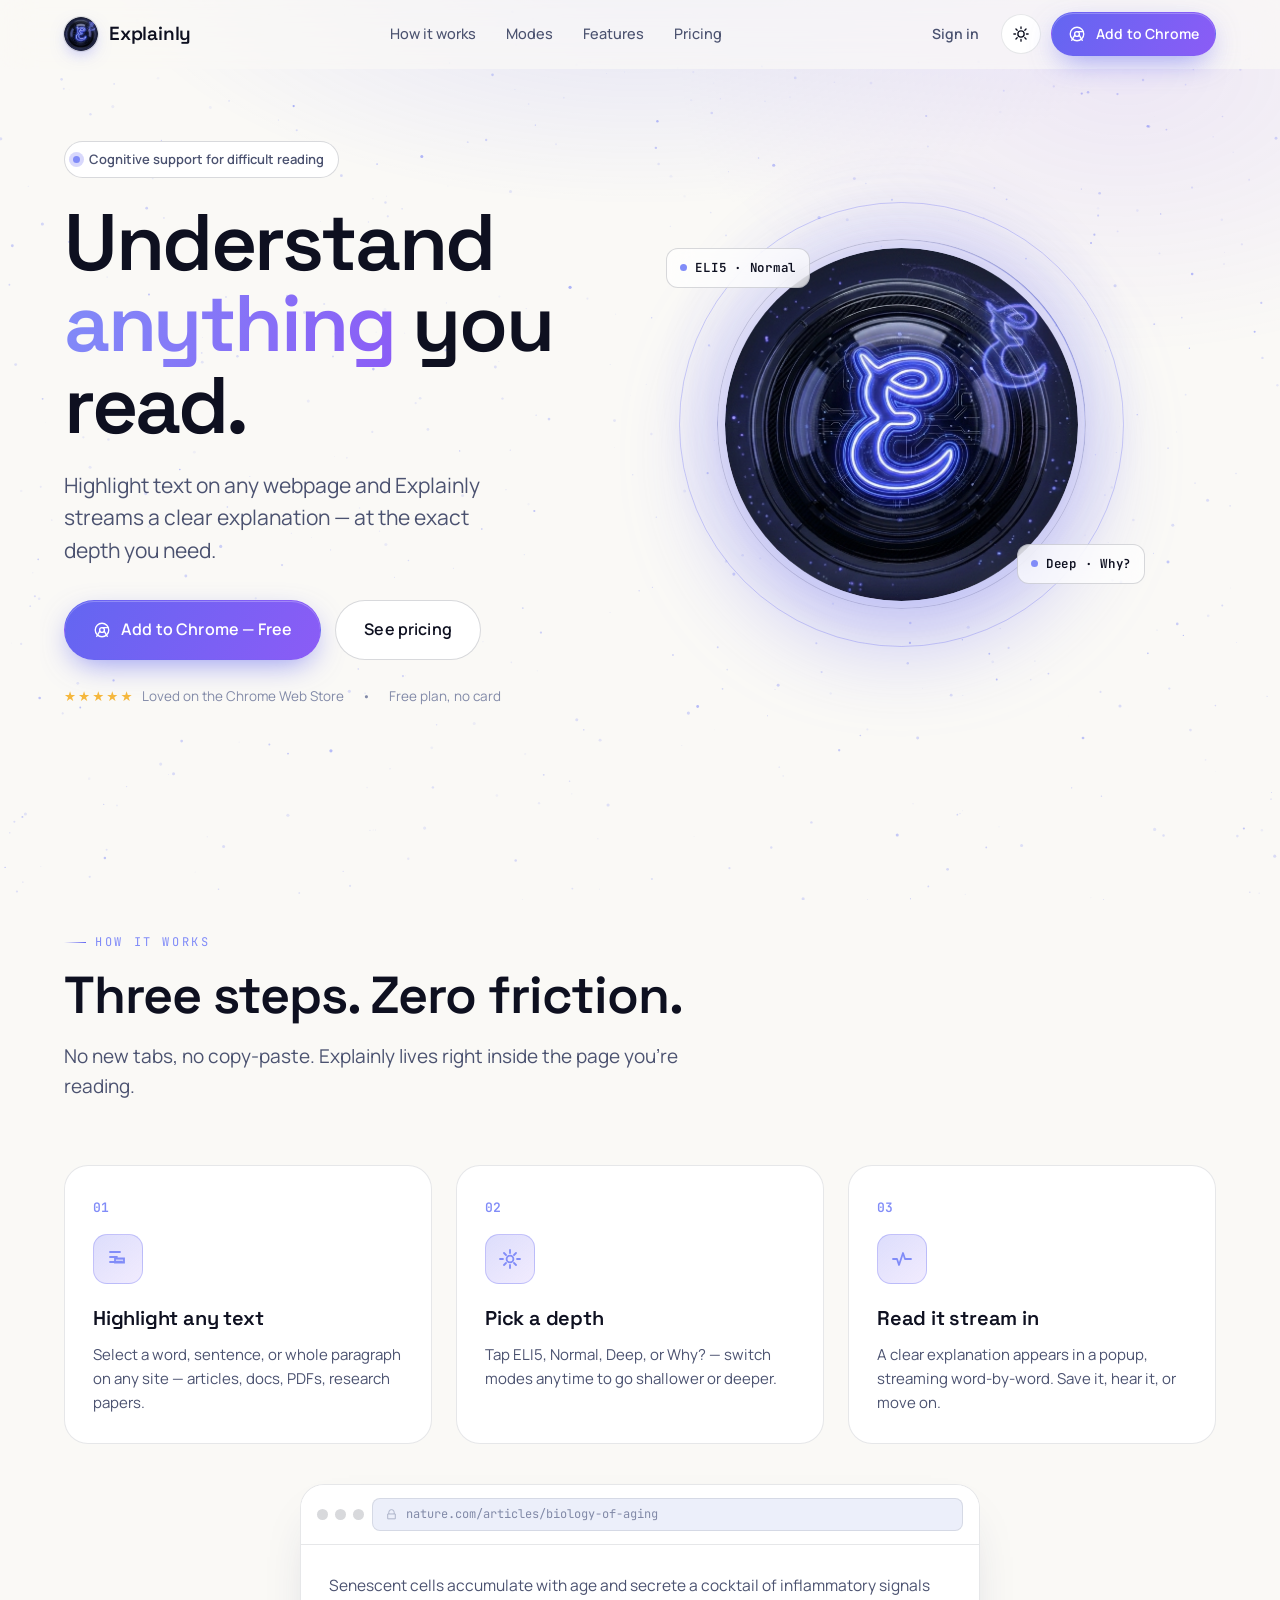
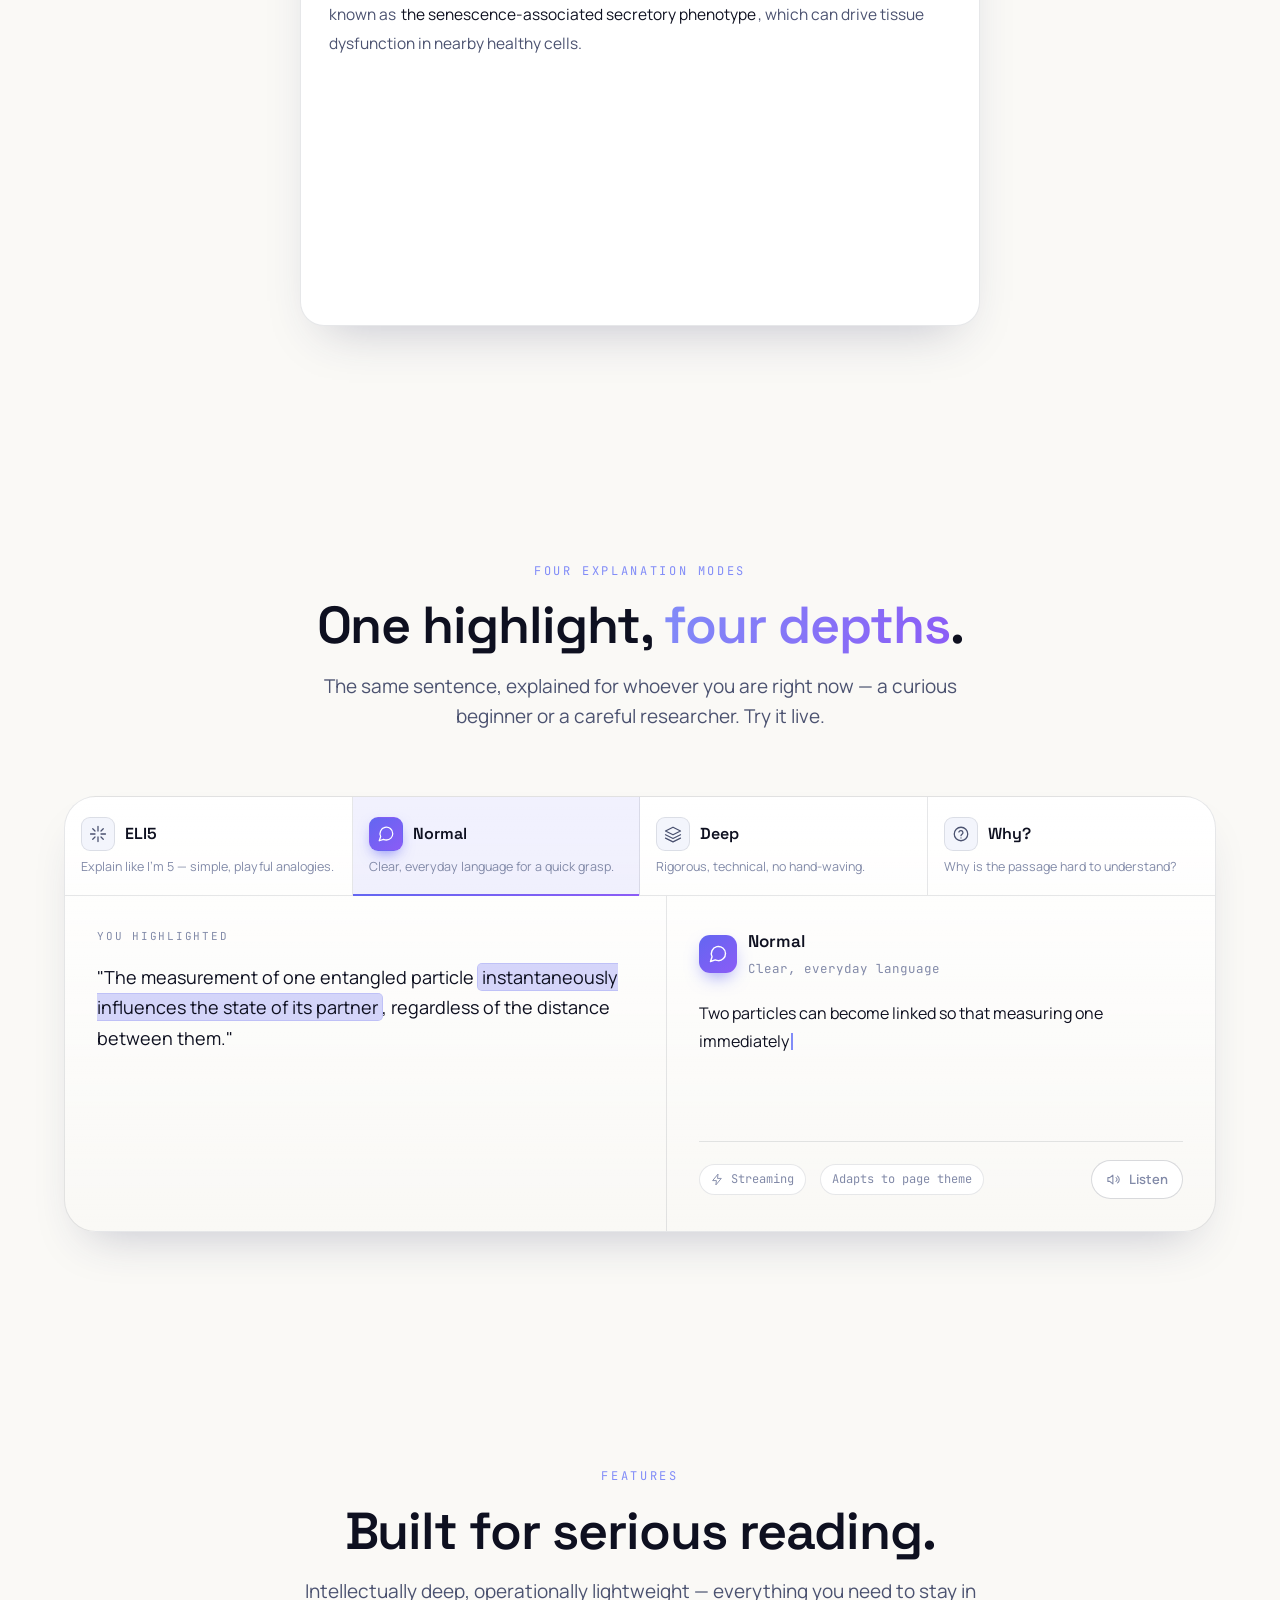
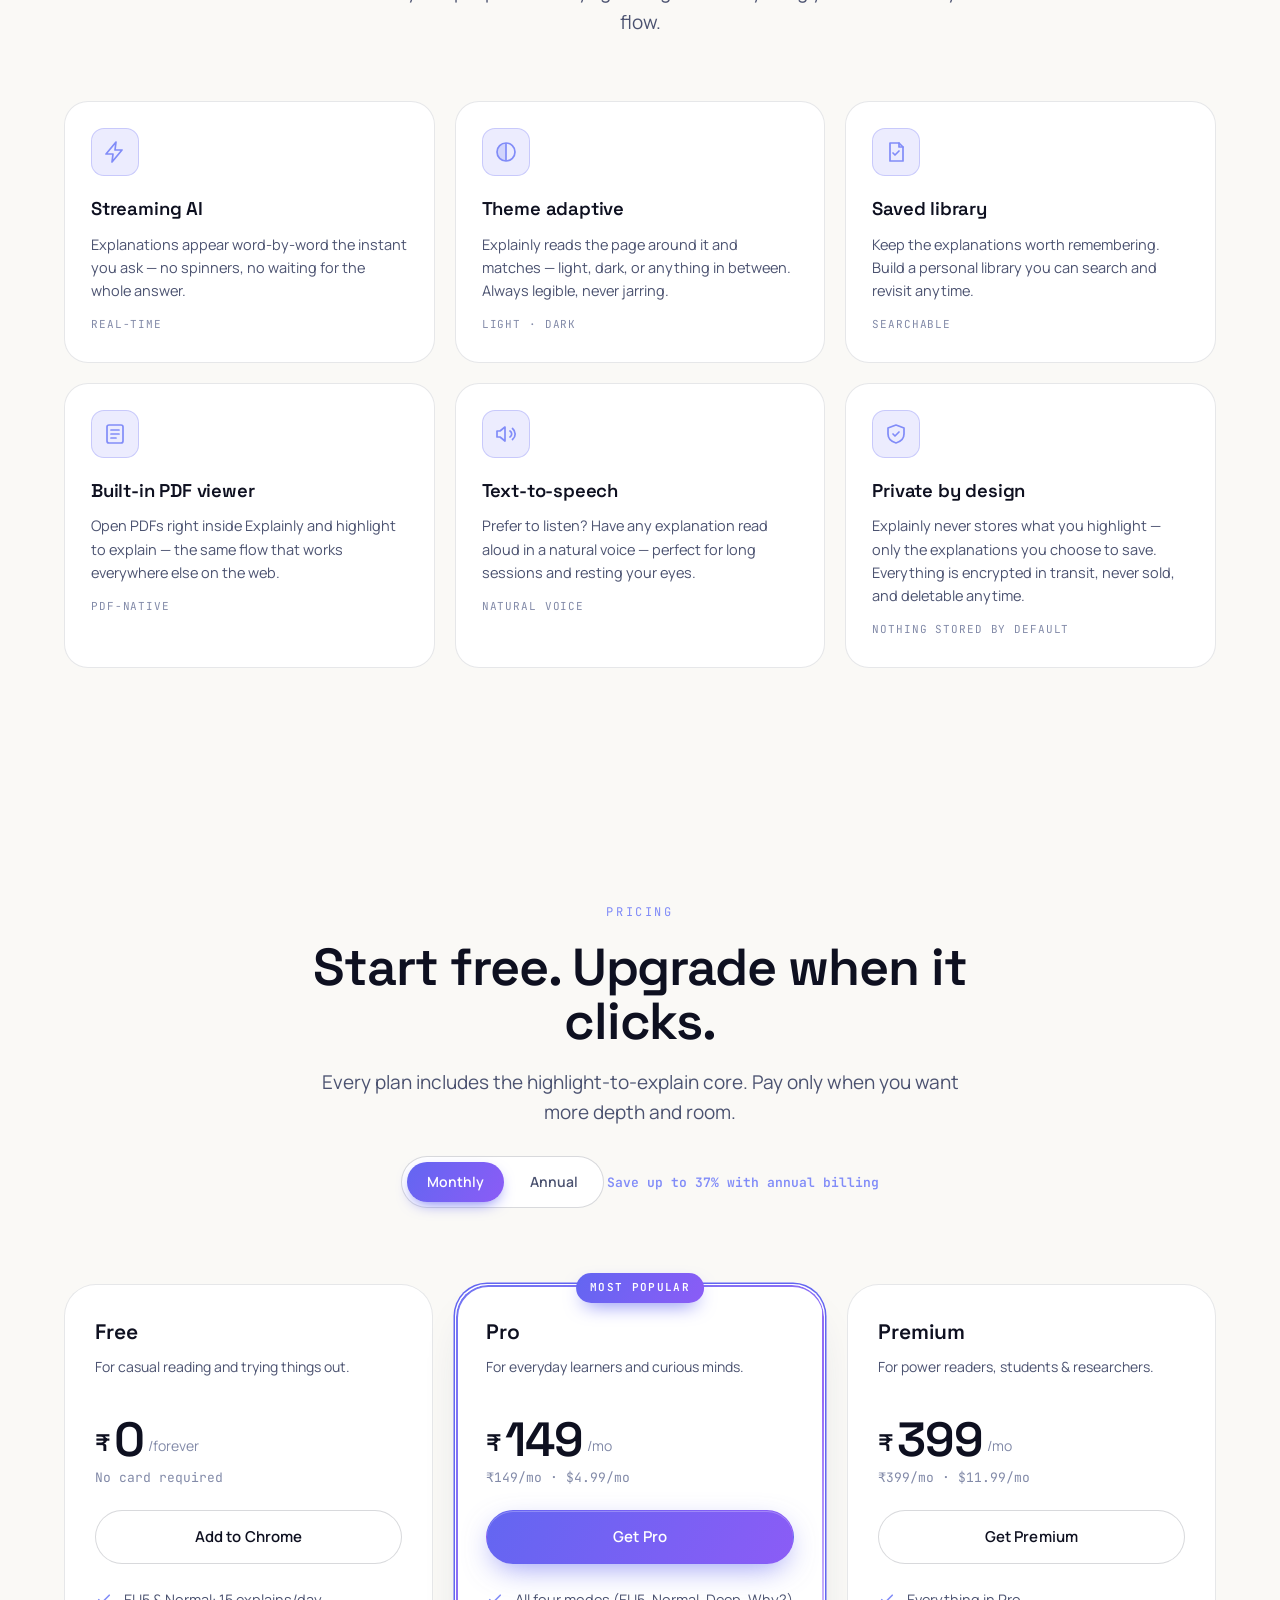
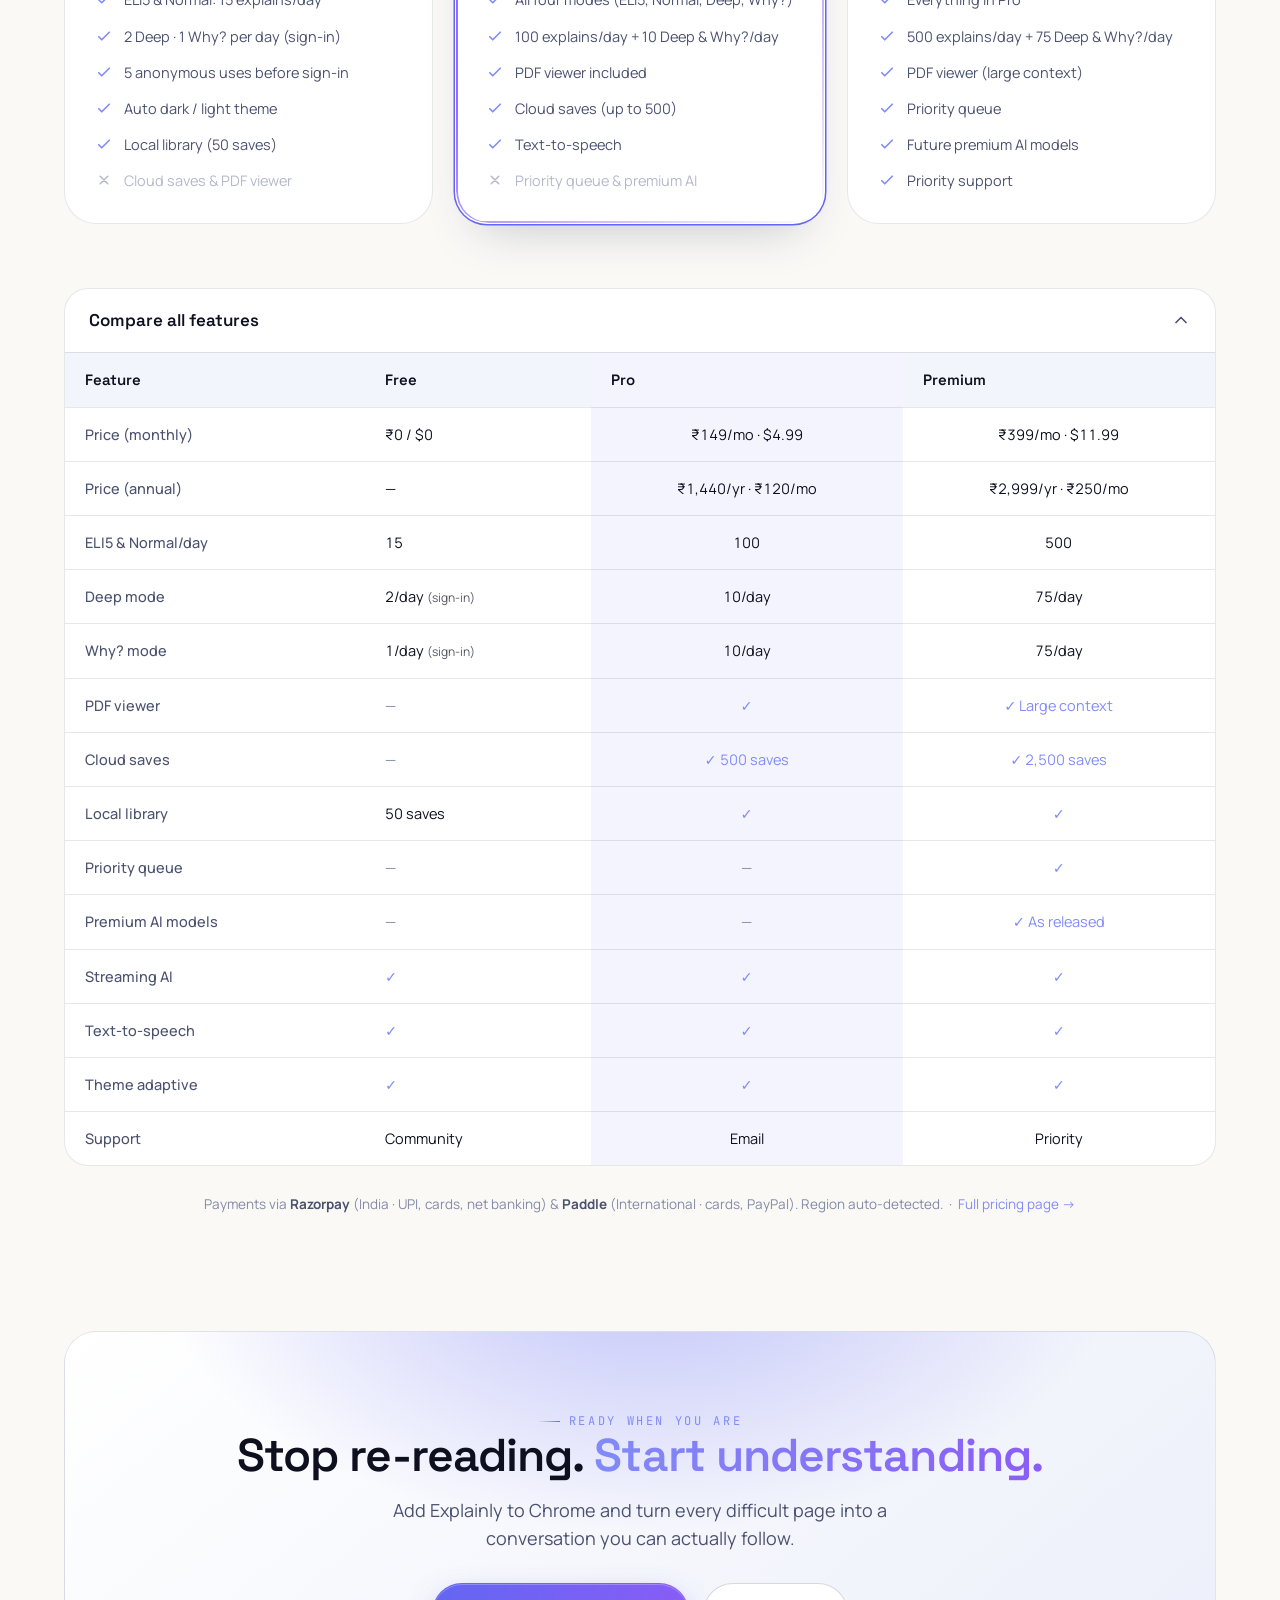
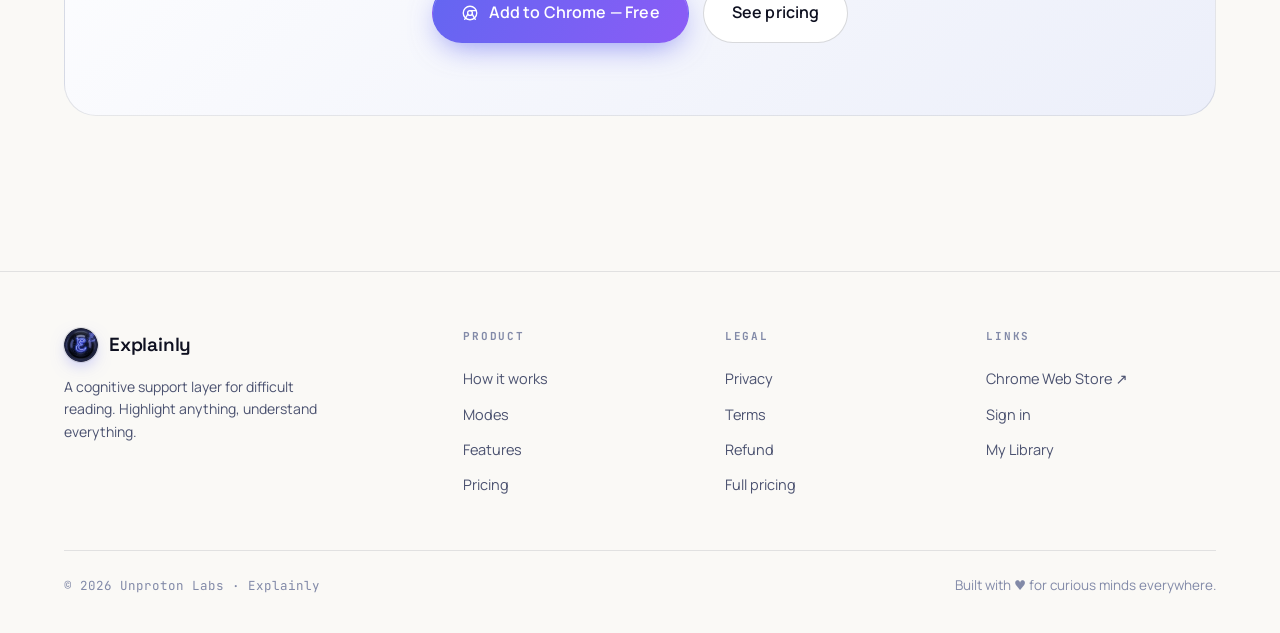
<file: index.html>
<!DOCTYPE html>
<html lang="en" data-theme="dark" data-accent="indigo" data-hero="split" data-font="techy">
<head>
  <meta charset="UTF-8" />
  <link rel="icon" href="/icons/icon-192.png" type="image/png" />
  <meta name="viewport" content="width=device-width, initial-scale=1" />
  <title>Explainly — Understand anything you read</title>
  <meta name="description" content="Highlight any text on the web and get instant AI explanations in four depths: ELI5, Normal, Deep, and Why? A cognitive support layer for difficult reading." />
  <link rel="preconnect" href="https://fonts.googleapis.com" />
  <link rel="preconnect" href="https://fonts.gstatic.com" crossorigin />
  <link href="https://fonts.googleapis.com/css2?family=Space+Grotesk:wght@400;500;600;700&family=Manrope:wght@400;500;600;700;800&family=JetBrains+Mono:wght@400;500;600&family=Bricolage+Grotesque:opsz,wght@12..96,500;12..96,600;12..96,700&family=Sora:wght@500;600;700&display=swap" rel="stylesheet" />
  <link rel="stylesheet" href="/css/landing.css" />
</head>
<body>
<canvas id="starfield"></canvas>
<div class="bg-aura"></div>

<!-- ============ HEADER ============ -->
<header>
  <div class="wrap nav">
    <a class="brand" href="/" aria-label="Explainly home">
      <img class="logo" src="/icons/logo-indigo.png" alt="Explainly logo" />
      <span>Explainly</span>
    </a>
    <nav class="nav-links" id="navLinks">
      <a href="#how">How it works</a>
      <a href="#modes">Modes</a>
      <a href="#features">Features</a>
      <a href="#pricing">Pricing</a>
    </nav>
    <div class="nav-right">
      <a class="nav-signin" id="nav-signin" href="/app/login.html">Sign in</a>
      <button class="theme-btn" id="themeToggle" aria-label="Toggle dark / light mode">
        <svg class="ic-moon" viewBox="0 0 24 24" fill="none"><path d="M21 12.8A9 9 0 1 1 11.2 3a7 7 0 0 0 9.8 9.8Z" stroke="currentColor" stroke-width="1.8" stroke-linejoin="round"/></svg>
        <svg class="ic-sun" viewBox="0 0 24 24" fill="none"><circle cx="12" cy="12" r="4.2" stroke="currentColor" stroke-width="1.8"/><path d="M12 2.5v2.2M12 19.3v2.2M21.5 12h-2.2M4.7 12H2.5M18.7 5.3l-1.6 1.6M6.9 17.1l-1.6 1.6M18.7 18.7l-1.6-1.6M6.9 6.9 5.3 5.3" stroke="currentColor" stroke-width="1.8" stroke-linecap="round"/></svg>
      </button>
      <a class="btn btn-primary btn-sm" href="https://chromewebstore.google.com/detail/explainly/fbajmbncecpiklnaekpfpkcmieimfcpb" target="_blank" rel="noopener">
        <svg viewBox="0 0 24 24" fill="none"><circle cx="12" cy="12" r="9" stroke="currentColor" stroke-width="1.8"/><circle cx="12" cy="12" r="3.2" stroke="currentColor" stroke-width="1.8"/><path d="M12 8.8h8M9.1 13.5 5 20.4M14.9 13.5 19 20.4" stroke="currentColor" stroke-width="1.8" stroke-linecap="round"/></svg>
        Add to Chrome
      </a>
      <button class="menu-btn" id="menuBtn" aria-label="Menu">
        <svg viewBox="0 0 24 24" fill="none"><path d="M4 7h16M4 12h16M4 17h16" stroke="currentColor" stroke-width="2" stroke-linecap="round"/></svg>
      </button>
    </div>
  </div>
</header>

<main id="top">

<!-- ============ HERO ============ -->
<section class="hero wrap">

  <!-- Variant: SPLIT (default) -->
  <div class="hero-variant" id="hv-split">
    <div class="hero-copy">
      <span class="pill"><span class="dot"></span>Cognitive support for difficult reading</span>
      <h1 class="hero-h">Understand <span class="grad-text">anything</span> you read.</h1>
      <p class="hero-sub">Highlight text on any webpage and Explainly streams a clear explanation — at the exact depth you need.</p>
      <div class="hero-cta">
        <a class="btn btn-primary btn-lg" href="https://chromewebstore.google.com/detail/explainly/fbajmbncecpiklnaekpfpkcmieimfcpb" target="_blank" rel="noopener">
          <svg viewBox="0 0 24 24" fill="none"><circle cx="12" cy="12" r="9" stroke="currentColor" stroke-width="1.8"/><circle cx="12" cy="12" r="3.2" stroke="currentColor" stroke-width="1.8"/><path d="M12 8.8h8M9.1 13.5 5 20.4M14.9 13.5 19 20.4" stroke="currentColor" stroke-width="1.8" stroke-linecap="round"/></svg>
          Add to Chrome — Free
        </a>
        <a class="btn btn-ghost btn-lg" href="#pricing">See pricing</a>
      </div>
      <div class="hero-meta">
        <span><span class="stars">★★★★★</span> Loved on the Chrome Web Store</span>
        <span>•</span>
        <span>Free plan, no card</span>
      </div>
    </div>
    <div class="hero-art">
      <div class="orb-wrap">
        <div class="orb-glow"></div>
        <div class="orb-ring r1"></div>
        <div class="orb-ring r2"></div>
        <img class="orb-img logo" src="/icons/logo-indigo.png" alt="Explainly" />
        <div class="orb-badge b1"><span class="k"></span>ELI5 · Normal</div>
        <div class="orb-badge b2"><span class="k"></span>Deep · Why?</div>
      </div>
    </div>
  </div>

  <!-- Variant: ORB centered (mobile fallback) -->
  <div class="hero-variant" id="hv-orb">
    <div class="orb-wrap sm">
      <div class="orb-glow"></div>
      <div class="orb-ring r1"></div>
      <div class="orb-ring r2"></div>
      <img class="orb-img logo" src="/icons/logo-indigo.png" alt="Explainly" />
    </div>
    <span class="pill"><span class="dot"></span>Powered by streaming AI</span>
    <h1 class="hero-h">Understand <span class="grad-text">anything</span> you read.</h1>
    <p class="hero-sub">Highlight any text on the web and get an instant explanation in four depths — ELI5, Normal, Deep, and Why? Your personal reading companion, everywhere you browse.</p>
    <div class="hero-cta">
      <a class="btn btn-primary btn-lg" href="https://chromewebstore.google.com/detail/explainly/fbajmbncecpiklnaekpfpkcmieimfcpb" target="_blank" rel="noopener">Add to Chrome — Free</a>
      <a class="btn btn-ghost btn-lg" href="#pricing">See pricing</a>
    </div>
    <div class="hero-meta">
      <span><span class="stars">★★★★★</span> On the Chrome Web Store</span>
      <span>•</span><span>Works on any webpage</span>
    </div>
  </div>

</section>

<!-- ============ HOW IT WORKS ============ -->
<section class="sec" id="how">
  <div class="wrap">
    <div class="sec-head reveal">
      <span class="eyebrow">How it works</span>
      <h2 class="title">Three steps. Zero friction.</h2>
      <p class="lead">No new tabs, no copy-paste. Explainly lives right inside the page you're reading.</p>
    </div>
    <div class="how-grid">
      <div class="steps">
        <article class="step reveal" data-d="1">
          <span class="step-n">01</span>
          <div class="step-ic">
            <svg viewBox="0 0 24 24" fill="none"><path d="M4 5h10M4 10h7M4 15h12" stroke="currentColor" stroke-width="1.8" stroke-linecap="round"/><rect x="9" y="11.5" width="9" height="4" rx="1" fill="currentColor" opacity=".25"/><path d="M9 11.5h9v4H9z" stroke="currentColor" stroke-width="1.8"/></svg>
          </div>
          <h3>Highlight any text</h3>
          <p>Select a word, sentence, or whole paragraph on any site — articles, docs, PDFs, research papers.</p>
        </article>
        <article class="step reveal" data-d="2">
          <span class="step-n">02</span>
          <div class="step-ic">
            <svg viewBox="0 0 24 24" fill="none"><path d="M12 3v3M12 18v3M5 12H2M22 12h-3M6 6l2 2M16 16l2 2M18 6l-2 2M8 16l-2 2" stroke="currentColor" stroke-width="1.8" stroke-linecap="round"/><circle cx="12" cy="12" r="3.4" stroke="currentColor" stroke-width="1.8"/></svg>
          </div>
          <h3>Pick a depth</h3>
          <p>Tap ELI5, Normal, Deep, or Why? — switch modes anytime to go shallower or deeper.</p>
        </article>
        <article class="step reveal" data-d="3">
          <span class="step-n">03</span>
          <div class="step-ic">
            <svg viewBox="0 0 24 24" fill="none"><path d="M3 12h4l2 6 4-12 2 6h6" stroke="currentColor" stroke-width="1.8" stroke-linecap="round" stroke-linejoin="round"/></svg>
          </div>
          <h3>Read it stream in</h3>
          <p>A clear explanation appears in a popup, streaming word-by-word. Save it, hear it, or move on.</p>
        </article>
      </div>

      <div class="mock reveal" data-sim style="max-width:680px;margin-inline:auto;width:100%">
        <div class="mock-bar">
          <div class="mock-dots"><i></i><i></i><i></i></div>
          <div class="mock-url">
            <svg viewBox="0 0 24 24" width="13" fill="none" style="opacity:.6"><path d="M7 11V8a5 5 0 0 1 10 0v3M5 11h14v9H5z" stroke="currentColor" stroke-width="1.8"/></svg>
            nature.com/articles/biology-of-aging
          </div>
        </div>
        <div class="mock-body">
          <p>Senescent cells accumulate with age and secrete a cocktail of inflammatory signals known as <span class="hl">the senescence-associated secretory phenotype</span>, which can drive tissue dysfunction in nearby healthy cells.</p>
          <div class="exp-launch"><img src="/icons/icon16.png" alt="" /></div>
          <div class="exp-pop" data-cycle='[{"mode":"ELI5 mode","i":0,"text":"Old, worn-out cells start shouting alarm signals. Those signals stress out the healthy cells around them — like one grumpy neighbor upsetting the whole street."},{"mode":"Normal mode","i":1,"text":"As cells get old and stop dividing, they don’t go quiet — they release inflammatory molecules that damage healthy neighbors and speed up aging in the surrounding tissue."},{"mode":"Deep mode","i":2,"text":"Senescent cells adopt the SASP: a pro-inflammatory secretome of cytokines, chemokines and proteases that remodels the tissue microenvironment and spreads senescence to bystander cells."},{"mode":"Why? mode","i":3,"text":"This phrase is hard because the jargon ‘senescence-associated secretory phenotype’ is crammed into one noun, and it assumes you know aged cells stay active and harmful instead of just dying off."}]'>
            <div class="exp-head">
              <img class="logo" src="/icons/logo-indigo.png" alt="" />
              <b>Explainly</b>
              <span class="exp-tabs"><i class="on"></i><i></i><i></i><i></i></span>
            </div>
            <div class="exp-mode">ELI5 mode</div>
            <div class="exp-text" data-text="Old, worn-out cells start shouting alarm signals. Those signals stress out the healthy cells around them — like one grumpy neighbor upsetting the whole street."></div>
          </div>
        </div>
      </div>
    </div>
  </div>
</section>

<!-- ============ MODES ============ -->
<section class="sec" id="modes">
  <div class="wrap">
    <div class="sec-head center reveal">
      <span class="eyebrow">Four explanation modes</span>
      <h2 class="title">One highlight, <span class="grad-text">four depths</span>.</h2>
      <p class="lead">The same sentence, explained for whoever you are right now — a curious beginner or a careful researcher. Try it live.</p>
    </div>

    <div class="modes-panel reveal">
      <div class="modes-tabs" id="modeTabs" role="tablist" aria-label="Explanation modes">
        <button class="mode-tab" role="tab" data-mode="eli5" aria-selected="false">
          <span class="mt-top">
            <span class="mt-ic">
              <svg viewBox="0 0 24 24"><path d="M12 2v6M12 16v6M2 12h6M16 12h6M5 5l3 3M16 16l3 3M19 5l-3 3M8 16l-3 3" stroke="currentColor" stroke-width="1.7" stroke-linecap="round" fill="none"/></svg>
            </span>
            <b>ELI5</b>
          </span>
          <small>Explain like I'm 5 — simple, playful analogies.</small>
        </button>
        <button class="mode-tab" role="tab" data-mode="normal" aria-selected="true">
          <span class="mt-top">
            <span class="mt-ic">
              <svg viewBox="0 0 24 24"><path d="M21 11.5a8.4 8.4 0 0 1-8.5 8.5 8.6 8.6 0 0 1-3.8-.9L3 21l1.9-5.7A8.5 8.5 0 1 1 21 11.5Z" stroke="currentColor" stroke-width="1.7" fill="none" stroke-linejoin="round"/></svg>
            </span>
            <b>Normal</b>
          </span>
          <small>Clear, everyday language for a quick grasp.</small>
        </button>
        <button class="mode-tab" role="tab" data-mode="deep" aria-selected="false">
          <span class="mt-top">
            <span class="mt-ic">
              <svg viewBox="0 0 24 24"><path d="M12 3 2 8l10 5 10-5-10-5ZM2 13l10 5 10-5M2 17.5l10 5 10-5" stroke="currentColor" stroke-width="1.7" fill="none" stroke-linejoin="round" stroke-linecap="round"/></svg>
            </span>
            <b>Deep</b>
          </span>
          <small>Rigorous, technical, no hand-waving.</small>
        </button>
        <button class="mode-tab" role="tab" data-mode="why" aria-selected="false">
          <span class="mt-top">
            <span class="mt-ic">
              <svg viewBox="0 0 24 24"><circle cx="12" cy="12" r="9" stroke="currentColor" stroke-width="1.7" fill="none"/><path d="M9.2 9.3a2.8 2.8 0 0 1 5.4 1c0 1.8-2.6 2.2-2.6 4M12 17.2h.01" stroke="currentColor" stroke-width="1.7" fill="none" stroke-linecap="round"/></svg>
            </span>
            <b>Why?</b>
          </span>
          <small>Why is the passage hard to understand?</small>
        </button>
      </div>

      <div class="modes-stage">
        <div class="modes-src">
          <div class="lbl">You highlighted</div>
          <p class="src-quote">"The measurement of one entangled particle <span class="sel">instantaneously influences the state of its partner</span>, regardless of the distance between them."</p>
        </div>
        <div class="modes-out">
          <div class="out-head">
            <span class="oh-ic" id="ohIc"></span>
            <span class="oh-t"><b id="ohName">Normal</b><span id="ohTag">Clear, everyday language</span></span>
          </div>
          <div class="out-stream" id="outStream" aria-live="polite"></div>
          <div class="out-foot">
            <span class="chip">
              <svg viewBox="0 0 24 24" width="13" fill="none"><path d="M13 2 3 14h7l-1 8 10-12h-7l1-8Z" stroke="currentColor" stroke-width="1.7" stroke-linejoin="round"/></svg>
              Streaming
            </span>
            <span class="chip">Adapts to page theme</span>
            <button class="tts-btn" id="ttsBtn">
              <svg viewBox="0 0 24 24" fill="none"><path d="M11 5 6 9H3v6h3l5 4V5Z" stroke="currentColor" stroke-width="1.7" stroke-linejoin="round"/><path d="M16 9a3.5 3.5 0 0 1 0 6M18.5 6.5a7 7 0 0 1 0 11" stroke="currentColor" stroke-width="1.7" stroke-linecap="round"/></svg>
              Listen
            </button>
          </div>
        </div>
      </div>
    </div>
  </div>
</section>

<!-- ============ FEATURES ============ -->
<section class="sec" id="features">
  <div class="wrap">
    <div class="sec-head center reveal">
      <span class="eyebrow">Features</span>
      <h2 class="title">Built for serious reading.</h2>
      <p class="lead">Intellectually deep, operationally lightweight — everything you need to stay in flow.</p>
    </div>
    <div class="feat-grid">
      <article class="feat reveal" data-d="1">
        <div class="feat-ic">
          <svg viewBox="0 0 24 24" fill="none"><path d="M13 2 3 14h7l-1 8 10-12h-7l1-8Z" stroke="currentColor" stroke-width="1.7" stroke-linejoin="round"/></svg>
        </div>
        <h3>Streaming AI</h3>
        <p>Explanations appear word-by-word the instant you ask — no spinners, no waiting for the whole answer.</p>
        <span class="tag">Real-time</span>
      </article>
      <article class="feat reveal" data-d="2">
        <div class="feat-ic">
          <svg viewBox="0 0 24 24" fill="none"><circle cx="12" cy="12" r="9" stroke="currentColor" stroke-width="1.7"/><path d="M12 3a9 9 0 0 0 0 18Z" fill="currentColor" opacity=".25"/><path d="M12 3v18" stroke="currentColor" stroke-width="1.7"/></svg>
        </div>
        <h3>Theme adaptive</h3>
        <p>Explainly reads the page around it and matches — light, dark, or anything in between. Always legible, never jarring.</p>
        <span class="tag">Light · Dark</span>
      </article>
      <article class="feat reveal" data-d="3">
        <div class="feat-ic">
          <svg viewBox="0 0 24 24" fill="none"><path d="M6 3h9l4 4v14H6z" stroke="currentColor" stroke-width="1.7" stroke-linejoin="round"/><path d="M15 3v4h4M9 13l2 2 4-4" stroke="currentColor" stroke-width="1.7" stroke-linecap="round" stroke-linejoin="round"/></svg>
        </div>
        <h3>Saved library</h3>
        <p>Keep the explanations worth remembering. Build a personal library you can search and revisit anytime.</p>
        <span class="tag">Searchable</span>
      </article>
      <article class="feat reveal" data-d="1">
        <div class="feat-ic">
          <svg viewBox="0 0 24 24" fill="none"><rect x="4" y="3" width="16" height="18" rx="2" stroke="currentColor" stroke-width="1.7"/><path d="M8 8h8M8 12h8M8 16h5" stroke="currentColor" stroke-width="1.7" stroke-linecap="round"/></svg>
        </div>
        <h3>Built-in PDF viewer</h3>
        <p>Open PDFs right inside Explainly and highlight to explain — the same flow that works everywhere else on the web.</p>
        <span class="tag">PDF-native</span>
      </article>
      <article class="feat reveal" data-d="2">
        <div class="feat-ic">
          <svg viewBox="0 0 24 24" fill="none"><path d="M11 5 6 9H3v6h3l5 4V5Z" stroke="currentColor" stroke-width="1.7" stroke-linejoin="round"/><path d="M16 9a3.5 3.5 0 0 1 0 6M18.5 6.5a7 7 0 0 1 0 11" stroke="currentColor" stroke-width="1.7" stroke-linecap="round"/></svg>
        </div>
        <h3>Text-to-speech</h3>
        <p>Prefer to listen? Have any explanation read aloud in a natural voice — perfect for long sessions and resting your eyes.</p>
        <span class="tag">Natural voice</span>
      </article>
      <article class="feat reveal" data-d="3">
        <div class="feat-ic">
          <svg viewBox="0 0 24 24" fill="none"><path d="M12 3 4 6v6c0 4.5 3.2 7.6 8 9 4.8-1.4 8-4.5 8-9V6l-8-3Z" stroke="currentColor" stroke-width="1.7" stroke-linejoin="round"/><path d="M9 12l2 2 4-4" stroke="currentColor" stroke-width="1.7" stroke-linecap="round" stroke-linejoin="round"/></svg>
        </div>
        <h3>Private by design</h3>
        <p>Explainly never stores what you highlight — only the explanations you choose to save. Everything is encrypted in transit, never sold, and deletable anytime.</p>
        <span class="tag">Nothing stored by default</span>
      </article>
    </div>
  </div>
</section>

<!-- ============ PRICING ============ -->
<section class="sec" id="pricing">
  <div class="wrap">
    <div class="sec-head center reveal">
      <span class="eyebrow">Pricing</span>
      <h2 class="title">Start free. Upgrade when it clicks.</h2>
      <p class="lead">Every plan includes the highlight-to-explain core. Pay only when you want more depth and room.</p>
      <div style="margin-top:28px">
        <div class="price-toggle" id="priceSeg">
          <span class="thumb"></span>
          <button data-period="monthly" class="on">Monthly</button>
          <button data-period="annual">Annual</button>
        </div>
        <div class="save-tag">Save up to 37% with annual billing</div>
      </div>
    </div>

    <div class="tiers">

      <!-- FREE -->
      <article class="tier reveal" data-d="1">
        <h3>Free</h3>
        <p class="desc">For casual reading and trying things out.</p>
        <div class="price"><span class="cur">₹</span><span class="amt">0</span><span class="per">/forever</span></div>
        <div class="price-sub">No card required</div>
        <a class="btn btn-ghost" href="https://chromewebstore.google.com/detail/explainly/fbajmbncecpiklnaekpfpkcmieimfcpb" target="_blank" rel="noopener">Add to Chrome</a>
        <ul>
          <li>
            <svg viewBox="0 0 24 24" fill="none"><path d="m5 13 4 4L19 7" stroke="currentColor" stroke-width="2.2" stroke-linecap="round" stroke-linejoin="round"/></svg>
            ELI5 &amp; Normal: 15 explains/day
          </li>
          <li>
            <svg viewBox="0 0 24 24" fill="none"><path d="m5 13 4 4L19 7" stroke="currentColor" stroke-width="2.2" stroke-linecap="round" stroke-linejoin="round"/></svg>
            2 Deep · 1 Why? per day (sign-in)
          </li>
          <li>
            <svg viewBox="0 0 24 24" fill="none"><path d="m5 13 4 4L19 7" stroke="currentColor" stroke-width="2.2" stroke-linecap="round" stroke-linejoin="round"/></svg>
            5 anonymous uses before sign-in
          </li>
          <li>
            <svg viewBox="0 0 24 24" fill="none"><path d="m5 13 4 4L19 7" stroke="currentColor" stroke-width="2.2" stroke-linecap="round" stroke-linejoin="round"/></svg>
            Auto dark / light theme
          </li>
          <li>
            <svg viewBox="0 0 24 24" fill="none"><path d="m5 13 4 4L19 7" stroke="currentColor" stroke-width="2.2" stroke-linecap="round" stroke-linejoin="round"/></svg>
            Local library (50 saves)
          </li>
          <li class="off">
            <svg viewBox="0 0 24 24" fill="none"><path d="M7 7l10 10M17 7 7 17" stroke="currentColor" stroke-width="2" stroke-linecap="round"/></svg>
            Cloud saves &amp; PDF viewer
          </li>
        </ul>
      </article>

      <!-- PRO -->
      <article class="tier pop reveal" data-d="2">
        <span class="tier-badge">Most popular</span>
        <h3>Pro</h3>
        <p class="desc">For everyday learners and curious minds.</p>
        <div class="price"><span class="cur">₹</span><span class="amt" data-m="149" data-a="120">149</span><span class="per">/mo</span></div>
        <div class="price-sub" data-sub-m="₹149/mo · $4.99/mo" data-sub-a="₹1,440 billed yearly">₹149/mo · $4.99/mo</div>
        <a class="btn btn-primary" href="/app/upgrade.html">Get Pro</a>
        <ul>
          <li>
            <svg viewBox="0 0 24 24" fill="none"><path d="m5 13 4 4L19 7" stroke="currentColor" stroke-width="2.2" stroke-linecap="round" stroke-linejoin="round"/></svg>
            All four modes (ELI5, Normal, Deep, Why?)
          </li>
          <li>
            <svg viewBox="0 0 24 24" fill="none"><path d="m5 13 4 4L19 7" stroke="currentColor" stroke-width="2.2" stroke-linecap="round" stroke-linejoin="round"/></svg>
            100 explains/day + 10 Deep &amp; Why?/day
          </li>
          <li>
            <svg viewBox="0 0 24 24" fill="none"><path d="m5 13 4 4L19 7" stroke="currentColor" stroke-width="2.2" stroke-linecap="round" stroke-linejoin="round"/></svg>
            PDF viewer included
          </li>
          <li>
            <svg viewBox="0 0 24 24" fill="none"><path d="m5 13 4 4L19 7" stroke="currentColor" stroke-width="2.2" stroke-linecap="round" stroke-linejoin="round"/></svg>
            Cloud saves (up to 500)
          </li>
          <li>
            <svg viewBox="0 0 24 24" fill="none"><path d="m5 13 4 4L19 7" stroke="currentColor" stroke-width="2.2" stroke-linecap="round" stroke-linejoin="round"/></svg>
            Text-to-speech
          </li>
          <li class="off">
            <svg viewBox="0 0 24 24" fill="none"><path d="M7 7l10 10M17 7 7 17" stroke="currentColor" stroke-width="2" stroke-linecap="round"/></svg>
            Priority queue &amp; premium AI
          </li>
        </ul>
      </article>

      <!-- PREMIUM -->
      <article class="tier reveal" data-d="3">
        <h3>Premium</h3>
        <p class="desc">For power readers, students &amp; researchers.</p>
        <div class="price"><span class="cur">₹</span><span class="amt" data-m="399" data-a="250">399</span><span class="per">/mo</span></div>
        <div class="price-sub" data-sub-m="₹399/mo · $11.99/mo" data-sub-a="₹2,999 billed yearly">₹399/mo · $11.99/mo</div>
        <a class="btn btn-ghost" href="/app/upgrade.html">Get Premium</a>
        <ul>
          <li>
            <svg viewBox="0 0 24 24" fill="none"><path d="m5 13 4 4L19 7" stroke="currentColor" stroke-width="2.2" stroke-linecap="round" stroke-linejoin="round"/></svg>
            Everything in Pro
          </li>
          <li>
            <svg viewBox="0 0 24 24" fill="none"><path d="m5 13 4 4L19 7" stroke="currentColor" stroke-width="2.2" stroke-linecap="round" stroke-linejoin="round"/></svg>
            500 explains/day + 75 Deep &amp; Why?/day
          </li>
          <li>
            <svg viewBox="0 0 24 24" fill="none"><path d="m5 13 4 4L19 7" stroke="currentColor" stroke-width="2.2" stroke-linecap="round" stroke-linejoin="round"/></svg>
            PDF viewer (large context)
          </li>
          <li>
            <svg viewBox="0 0 24 24" fill="none"><path d="m5 13 4 4L19 7" stroke="currentColor" stroke-width="2.2" stroke-linecap="round" stroke-linejoin="round"/></svg>
            Priority queue
          </li>
          <li>
            <svg viewBox="0 0 24 24" fill="none"><path d="m5 13 4 4L19 7" stroke="currentColor" stroke-width="2.2" stroke-linecap="round" stroke-linejoin="round"/></svg>
            Future premium AI models
          </li>
          <li>
            <svg viewBox="0 0 24 24" fill="none"><path d="m5 13 4 4L19 7" stroke="currentColor" stroke-width="2.2" stroke-linecap="round" stroke-linejoin="round"/></svg>
            Priority support
          </li>
        </ul>
      </article>
    </div>

    <!-- Comparison table -->
    <div class="compare reveal open" id="compare">
      <div class="cmp-toggle" id="cmpToggle">
        <span>Compare all features</span>
        <svg viewBox="0 0 24 24" fill="none"><path d="m6 9 6 6 6-6" stroke="currentColor" stroke-width="2" stroke-linecap="round" stroke-linejoin="round"/></svg>
      </div>
      <div class="cmp-wrap"><div class="cmp-inner"><div class="cmp-scroll">
        <table class="cmp">
          <thead>
            <tr><th>Feature</th><th>Free</th><th class="colpop">Pro</th><th>Premium</th></tr>
          </thead>
          <tbody>
            <tr><th scope="row">Price (monthly)</th><td>₹0 / $0</td><td class="colpop">₹149/mo · $4.99</td><td>₹399/mo · $11.99</td></tr>
            <tr><th scope="row">Price (annual)</th><td>—</td><td class="colpop">₹1,440/yr · ₹120/mo</td><td>₹2,999/yr · ₹250/mo</td></tr>
            <tr><th scope="row">ELI5 &amp; Normal/day</th><td>15</td><td class="colpop">100</td><td>500</td></tr>
            <tr><th scope="row">Deep mode</th><td>2/day <small style="opacity:.7">(sign-in)</small></td><td class="colpop">10/day</td><td>75/day</td></tr>
            <tr><th scope="row">Why? mode</th><td>1/day <small style="opacity:.7">(sign-in)</small></td><td class="colpop">10/day</td><td>75/day</td></tr>
            <tr><th scope="row">PDF viewer</th><td class="no">—</td><td class="colpop yes">✓</td><td class="yes">✓ Large context</td></tr>
            <tr><th scope="row">Cloud saves</th><td class="no">—</td><td class="colpop yes">✓ 500 saves</td><td class="yes">✓ 2,500 saves</td></tr>
            <tr><th scope="row">Local library</th><td>50 saves</td><td class="colpop yes">✓</td><td class="yes">✓</td></tr>
            <tr><th scope="row">Priority queue</th><td class="no">—</td><td class="colpop no">—</td><td class="yes">✓</td></tr>
            <tr><th scope="row">Premium AI models</th><td class="no">—</td><td class="colpop no">—</td><td class="yes">✓ As released</td></tr>
            <tr><th scope="row">Streaming AI</th><td class="yes">✓</td><td class="colpop yes">✓</td><td class="yes">✓</td></tr>
            <tr><th scope="row">Text-to-speech</th><td class="yes">✓</td><td class="colpop yes">✓</td><td class="yes">✓</td></tr>
            <tr><th scope="row">Theme adaptive</th><td class="yes">✓</td><td class="colpop yes">✓</td><td class="yes">✓</td></tr>
            <tr><th scope="row">Support</th><td>Community</td><td class="colpop">Email</td><td>Priority</td></tr>
          </tbody>
        </table>
      </div></div></div>
    </div>

    <p style="text-align:center;margin-top:28px;font-size:13.5px;color:var(--ink-3)">
      Payments via <strong style="color:var(--ink-2)">Razorpay</strong> (India · UPI, cards, net banking) &amp; <strong style="color:var(--ink-2)">Paddle</strong> (International · cards, PayPal). Region auto-detected. &nbsp;·&nbsp; <a href="/pricing.html" style="color:var(--a-glow)">Full pricing page →</a>
    </p>
  </div>
</section>

<!-- ============ CTA ============ -->
<section class="sec" style="padding-top:0">
  <div class="wrap">
    <div class="cta-band reveal">
      <span class="eyebrow" style="justify-content:center">Ready when you are</span>
      <h2>Stop re-reading. <span class="grad-text">Start understanding.</span></h2>
      <p>Add Explainly to Chrome and turn every difficult page into a conversation you can actually follow.</p>
      <div class="hero-cta">
        <a class="btn btn-primary btn-lg" href="https://chromewebstore.google.com/detail/explainly/fbajmbncecpiklnaekpfpkcmieimfcpb" target="_blank" rel="noopener">
          <svg viewBox="0 0 24 24" fill="none"><circle cx="12" cy="12" r="9" stroke="currentColor" stroke-width="1.8"/><circle cx="12" cy="12" r="3.2" stroke="currentColor" stroke-width="1.8"/><path d="M12 8.8h8M9.1 13.5 5 20.4M14.9 13.5 19 20.4" stroke="currentColor" stroke-width="1.8" stroke-linecap="round"/></svg>
          Add to Chrome — Free
        </a>
        <a class="btn btn-ghost btn-lg" href="#pricing">See pricing</a>
      </div>
    </div>
  </div>
</section>

</main>

<!-- ============ FOOTER ============ -->
<footer>
  <div class="wrap">
    <div class="foot-grid">
      <div class="foot-brand">
        <a class="brand" href="/"><img class="logo" src="/icons/logo-indigo.png" alt="Explainly" /><span>Explainly</span></a>
        <p>A cognitive support layer for difficult reading. Highlight anything, understand everything.</p>
      </div>
      <div class="foot-col">
        <h4>Product</h4>
        <a href="#how">How it works</a>
        <a href="#modes">Modes</a>
        <a href="#features">Features</a>
        <a href="#pricing">Pricing</a>
      </div>
      <div class="foot-col">
        <h4>Legal</h4>
        <a href="/privacy.html">Privacy</a>
        <a href="/terms.html">Terms</a>
        <a href="/refund.html">Refund</a>
        <a href="/pricing.html">Full pricing</a>
      </div>
      <div class="foot-col">
        <h4>Links</h4>
        <a href="https://chromewebstore.google.com/detail/explainly/fbajmbncecpiklnaekpfpkcmieimfcpb" target="_blank" rel="noopener">Chrome Web Store ↗</a>
        <a href="/app/login.html" id="foot-signin">Sign in</a>
        <a href="/app/library.html">My Library</a>
      </div>
    </div>
    <div class="foot-bottom">
      <span class="made">© 2026 Unproton Labs · Explainly</span>
      <span>Built with ♥ for curious minds everywhere.</span>
    </div>
  </div>
</footer>

<script src="/js/landing.js"></script>
</body>
</html>
</file>
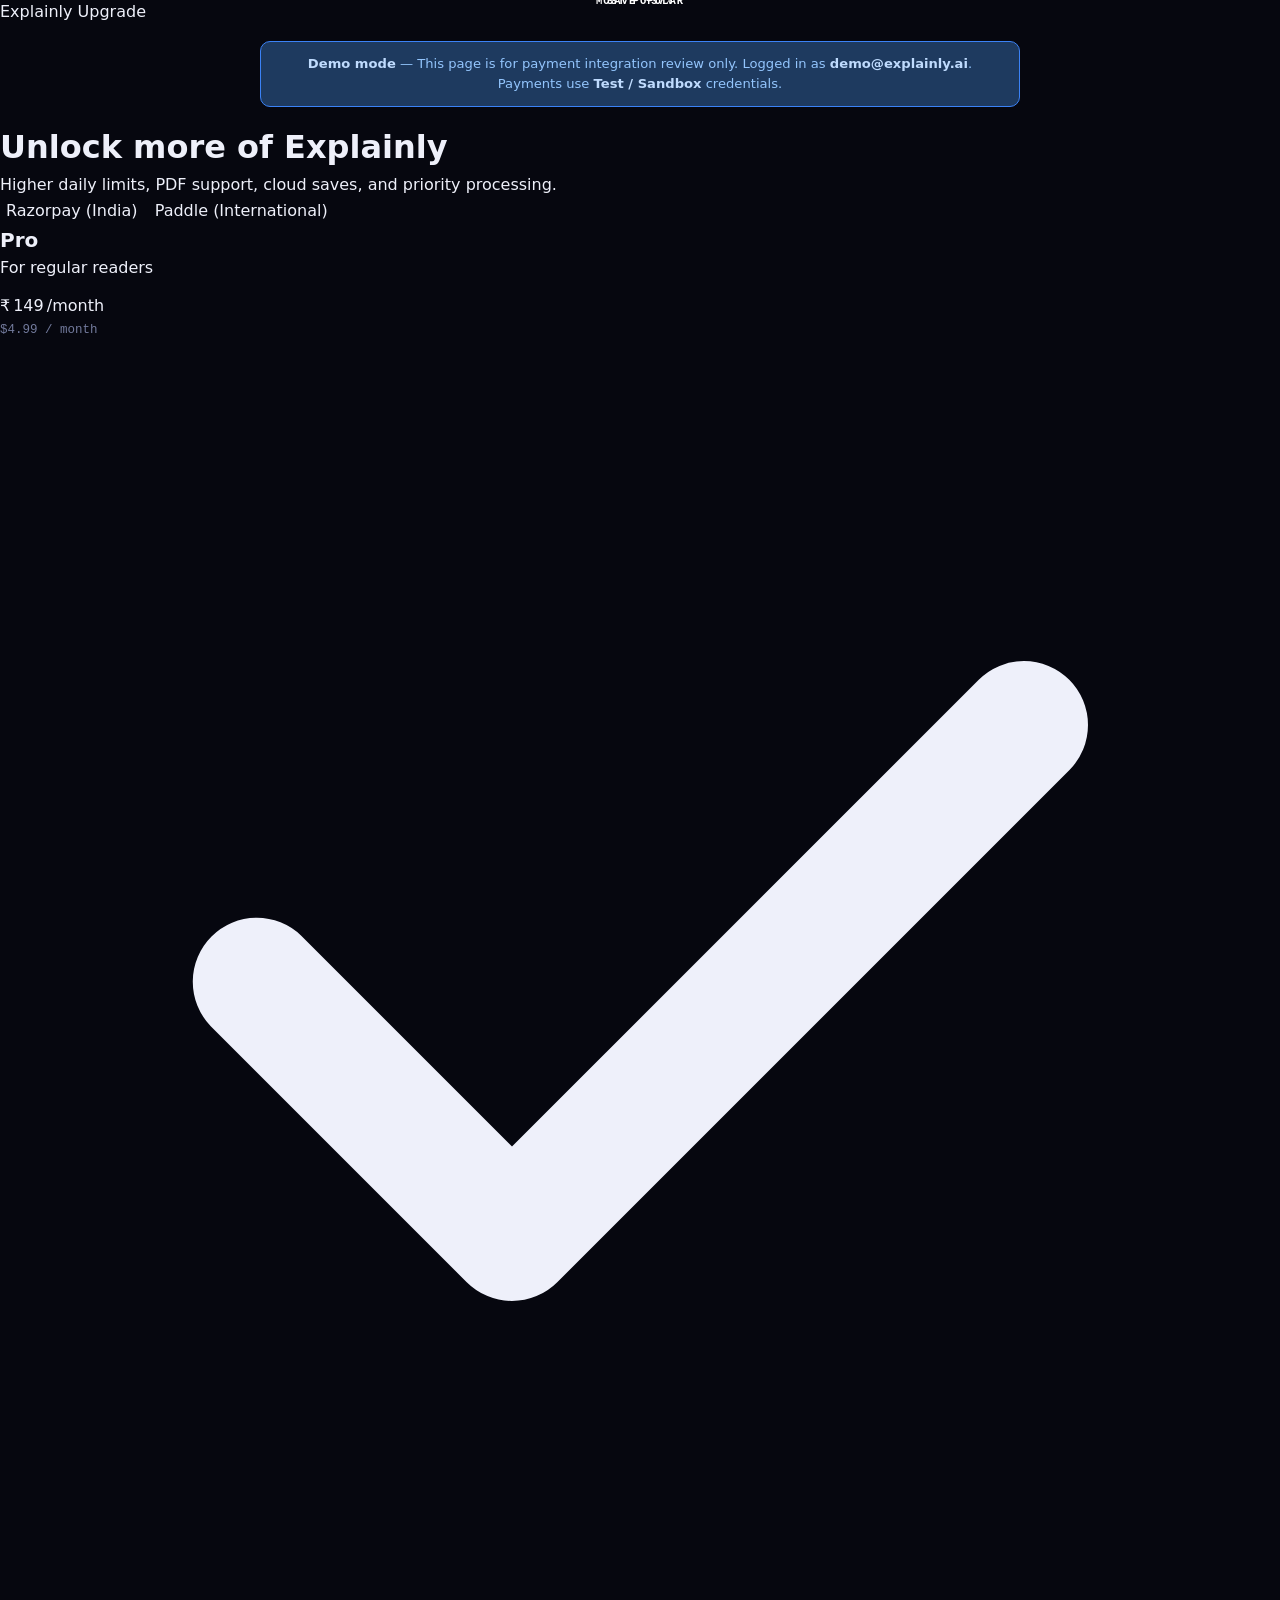
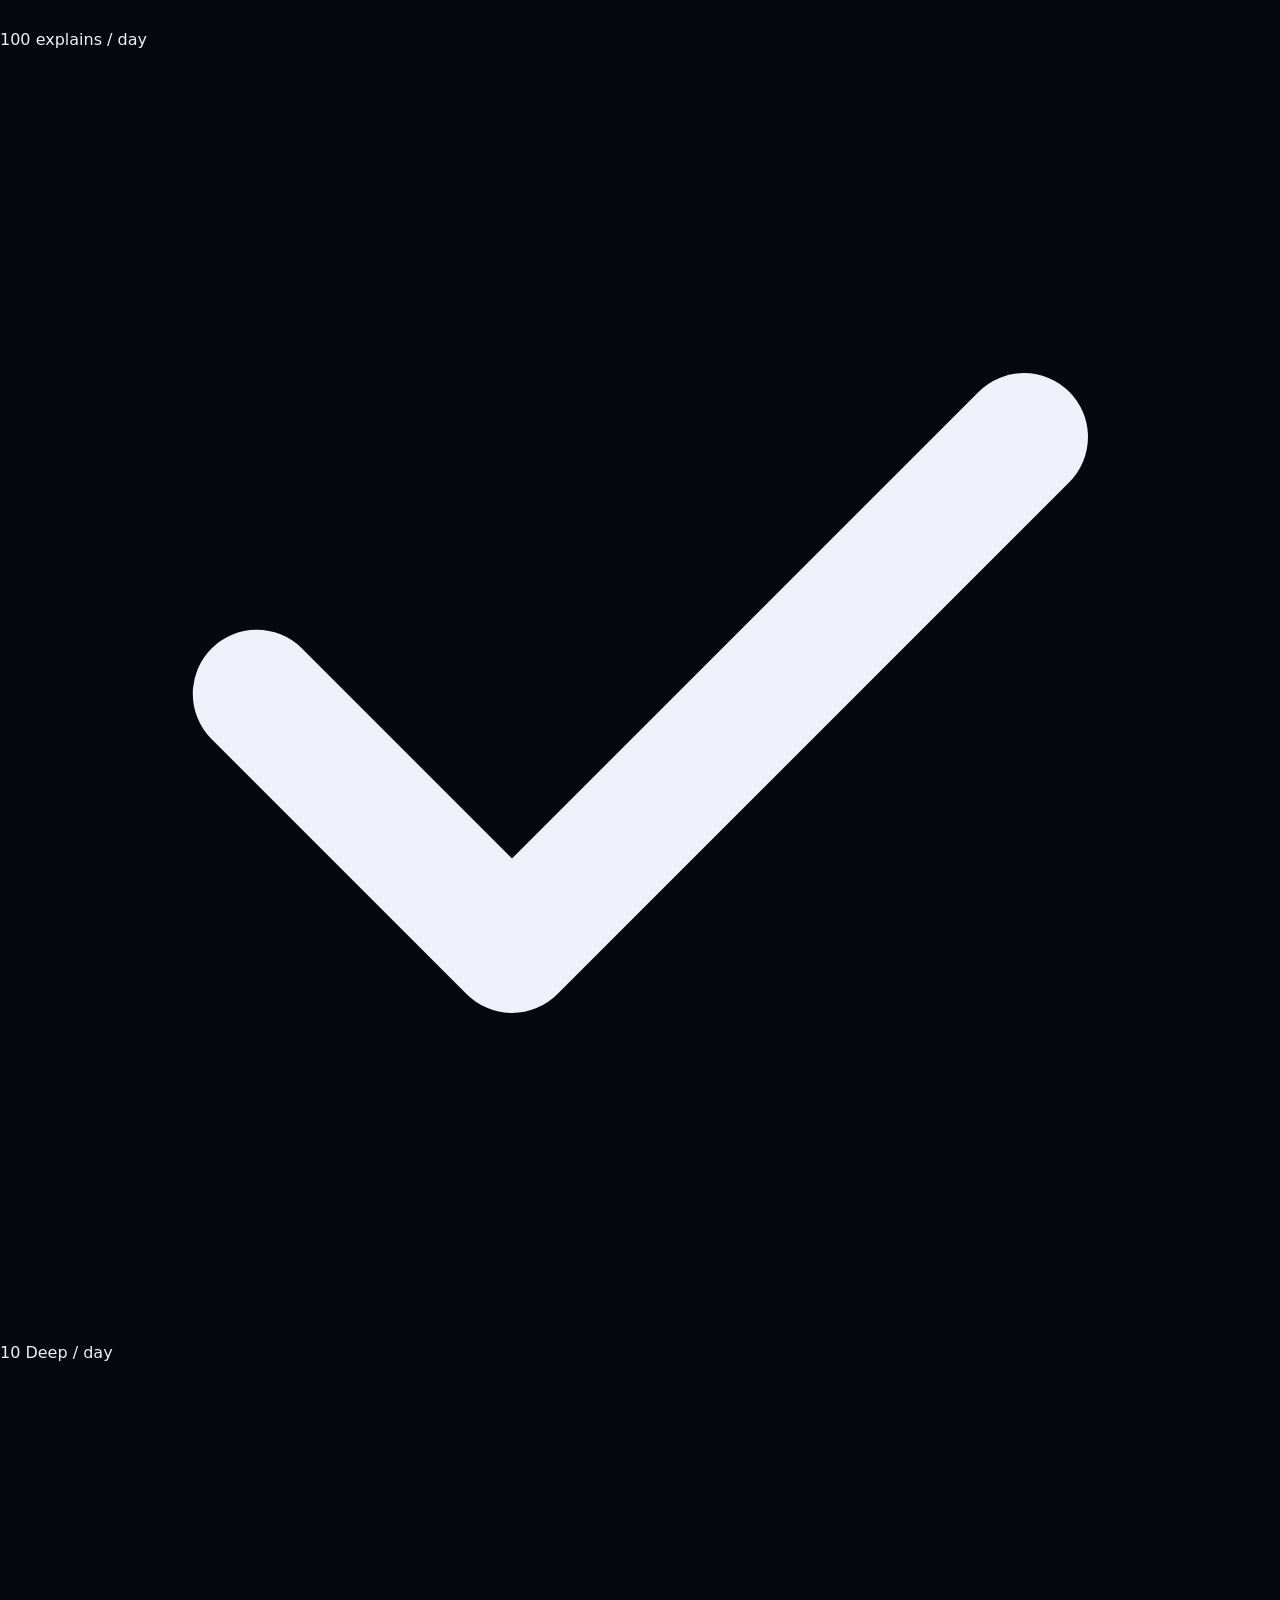
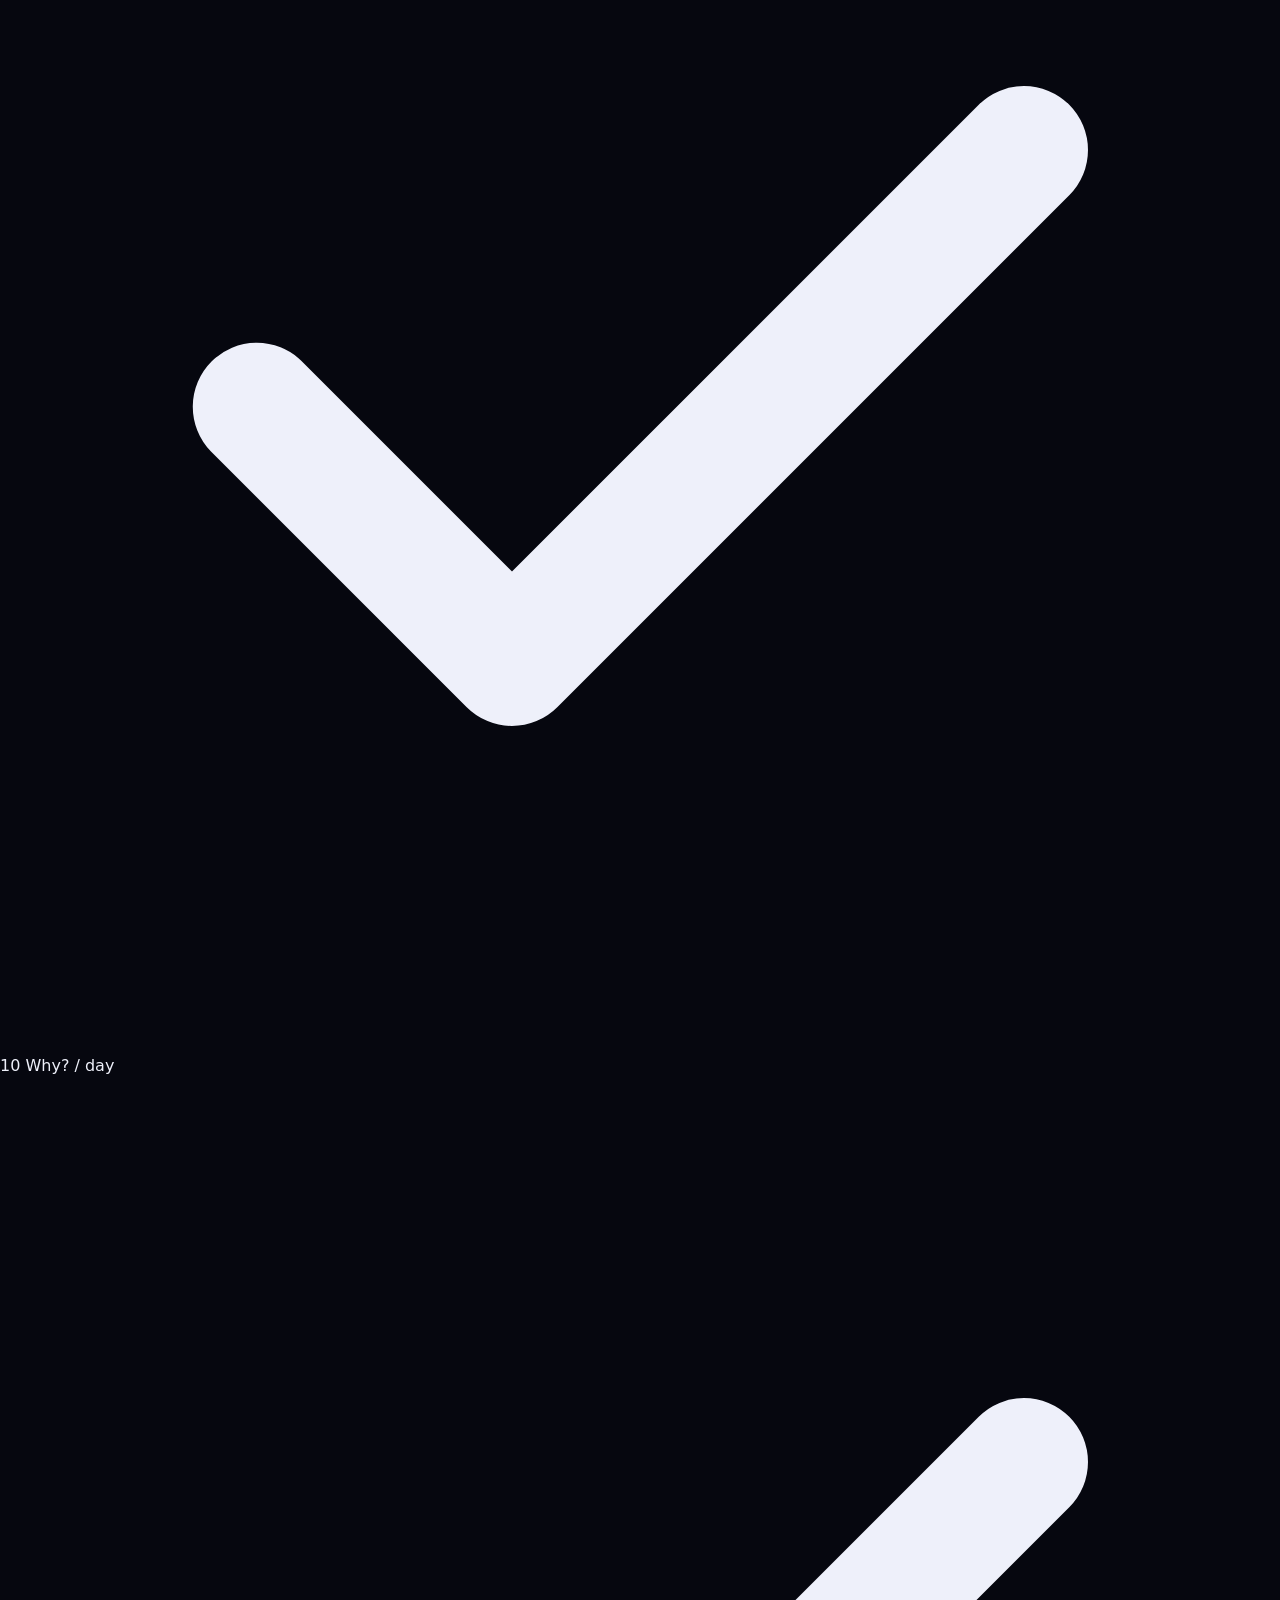
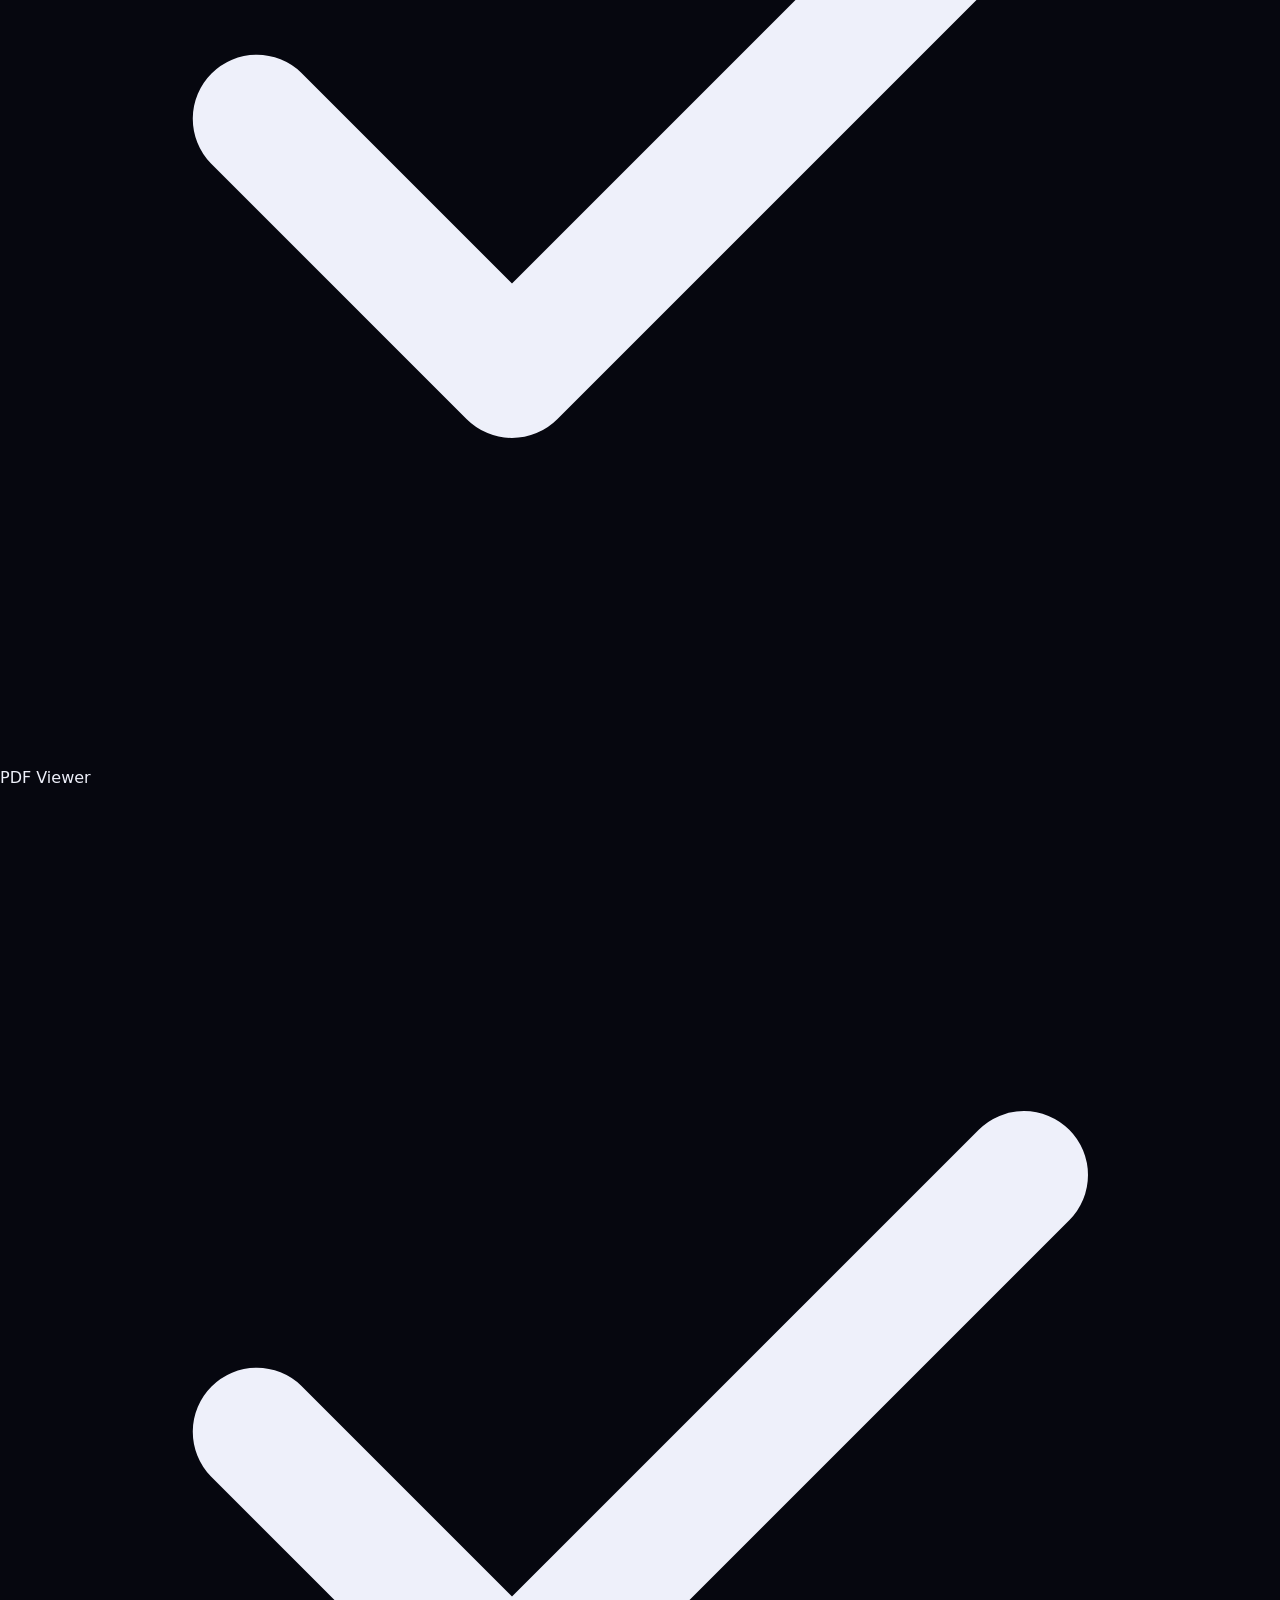
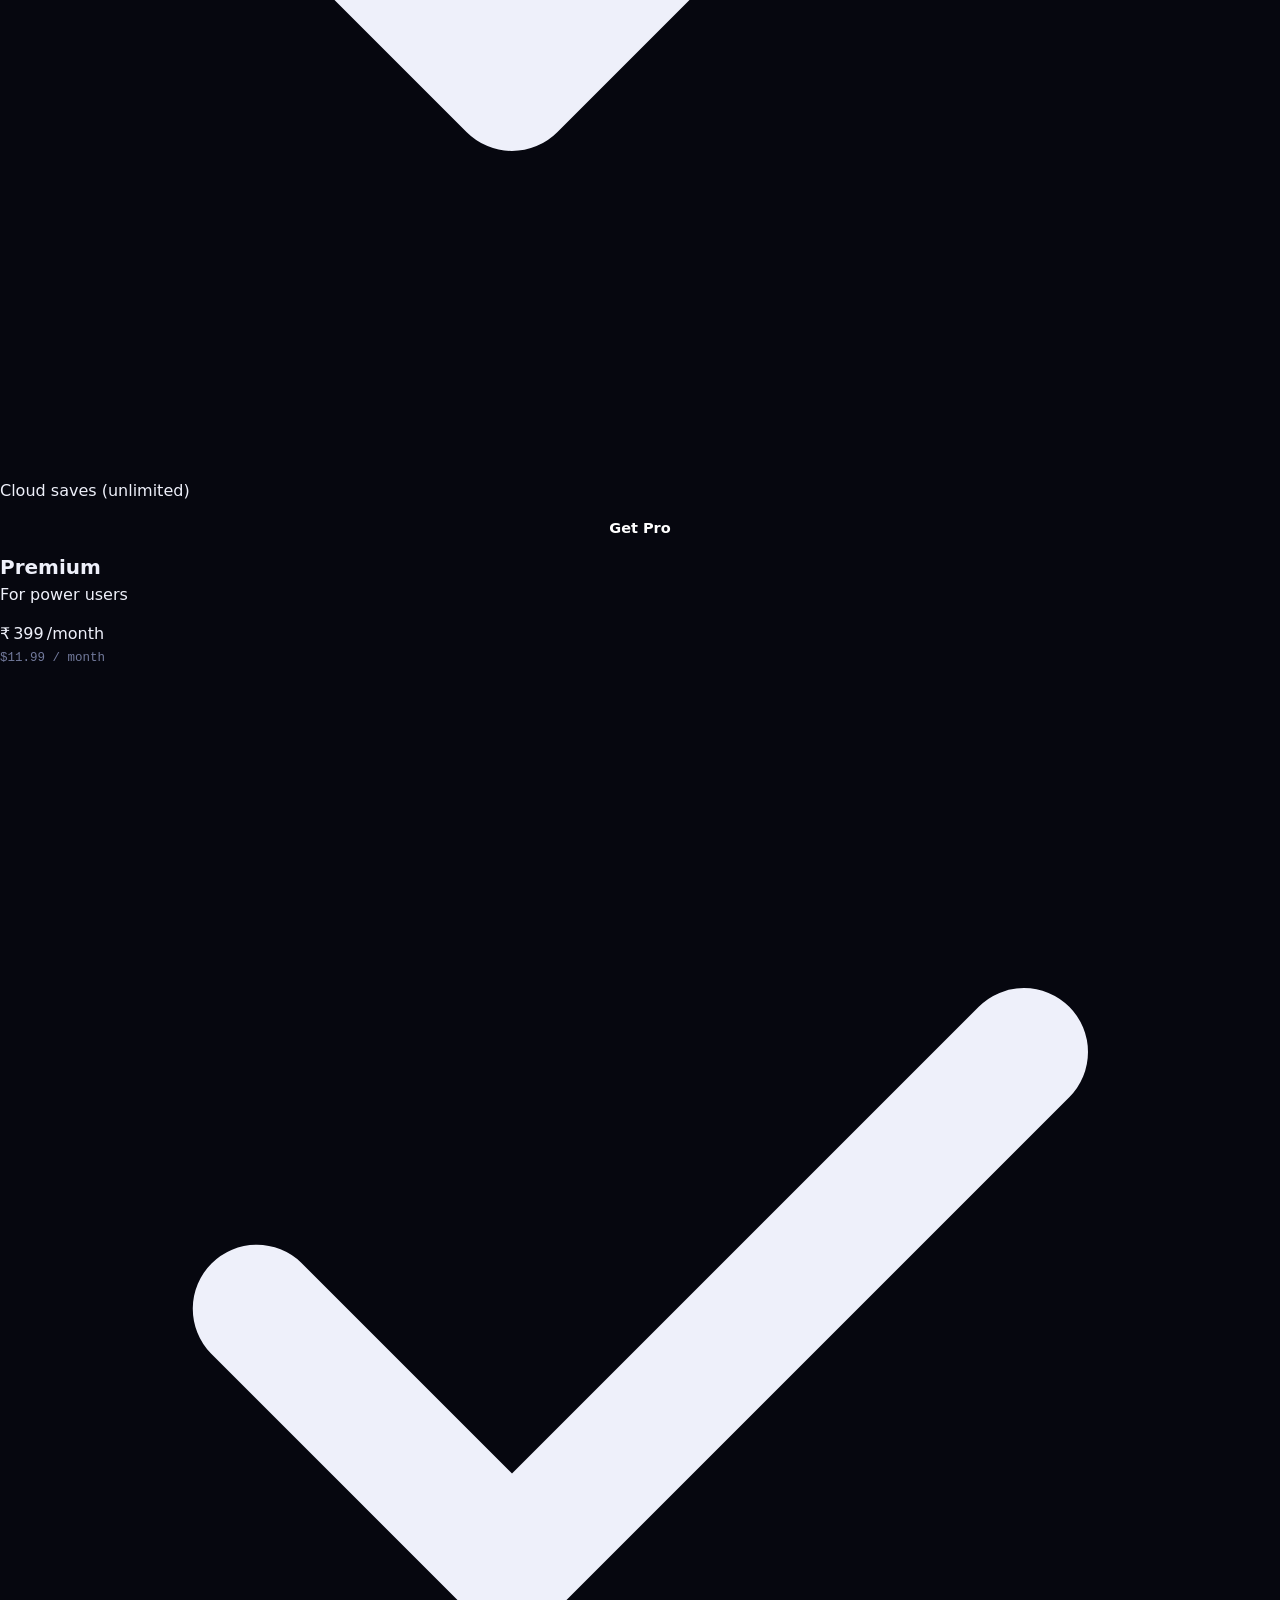
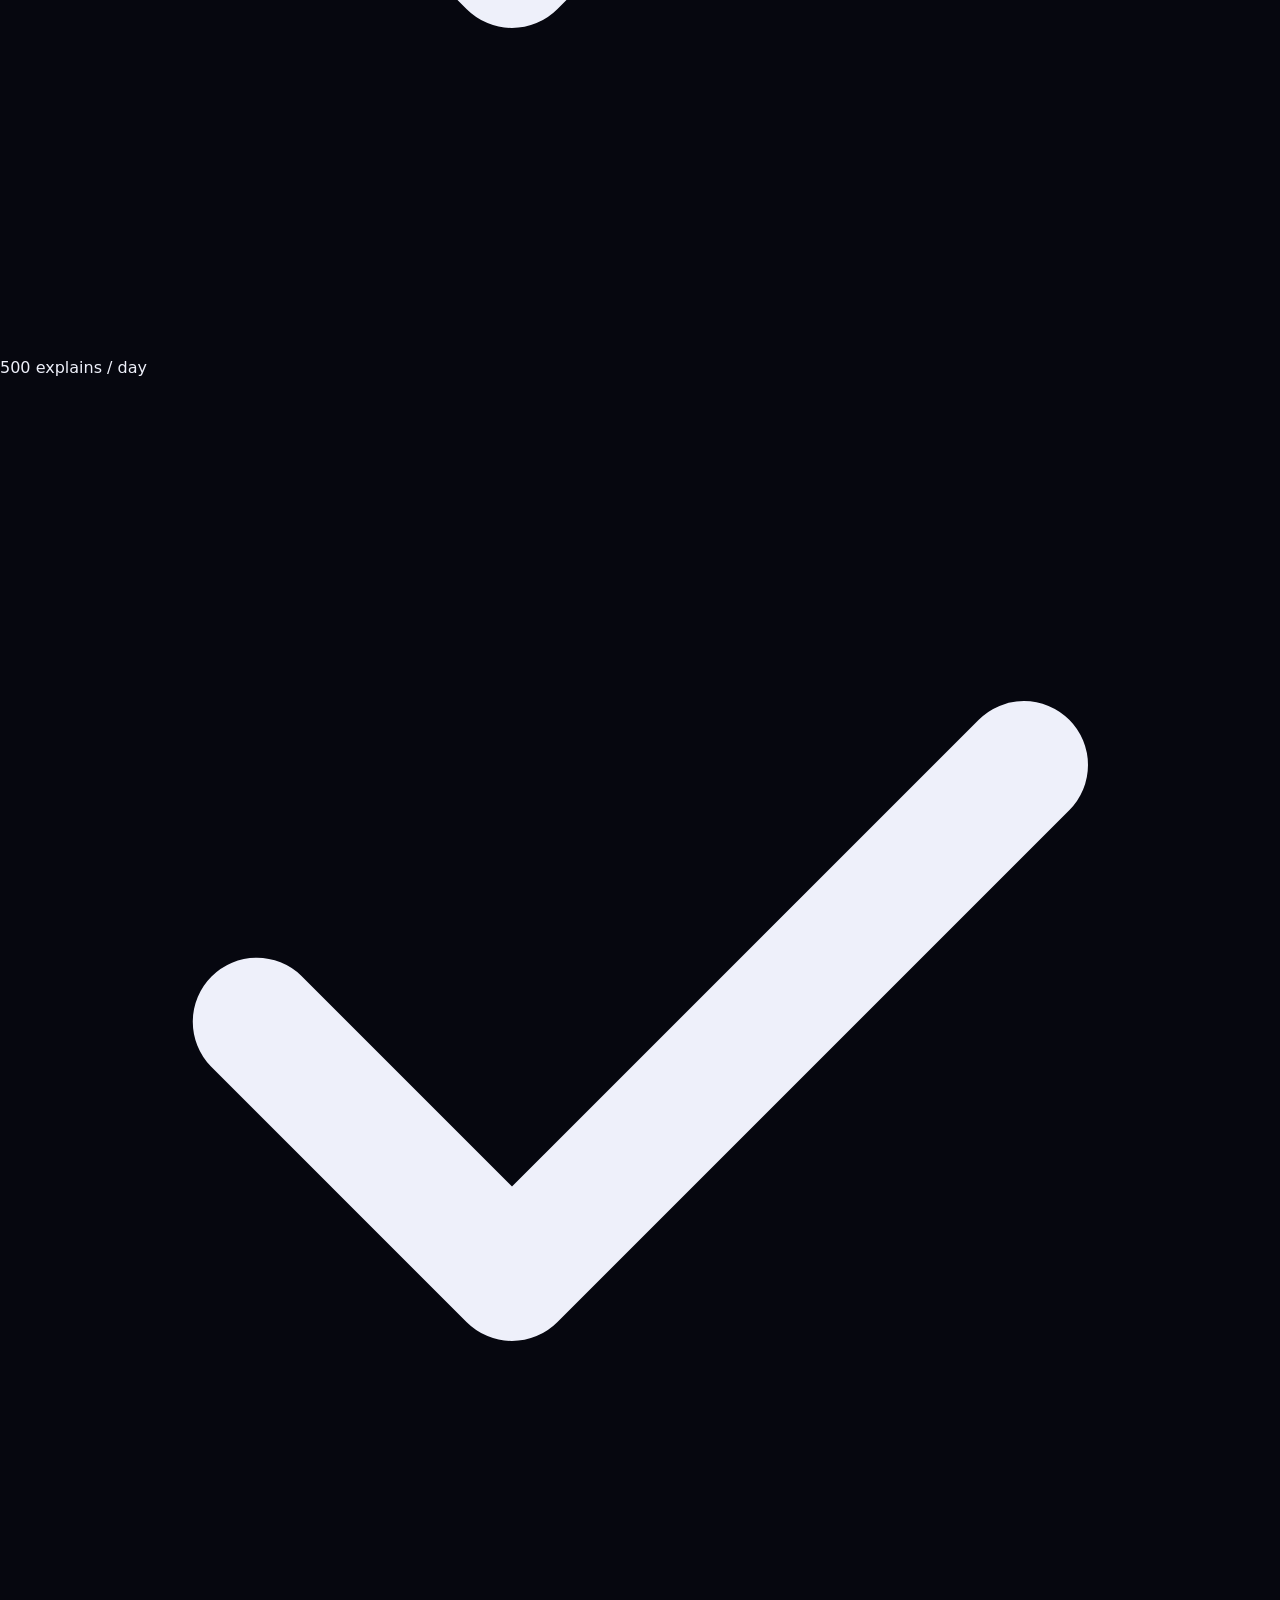
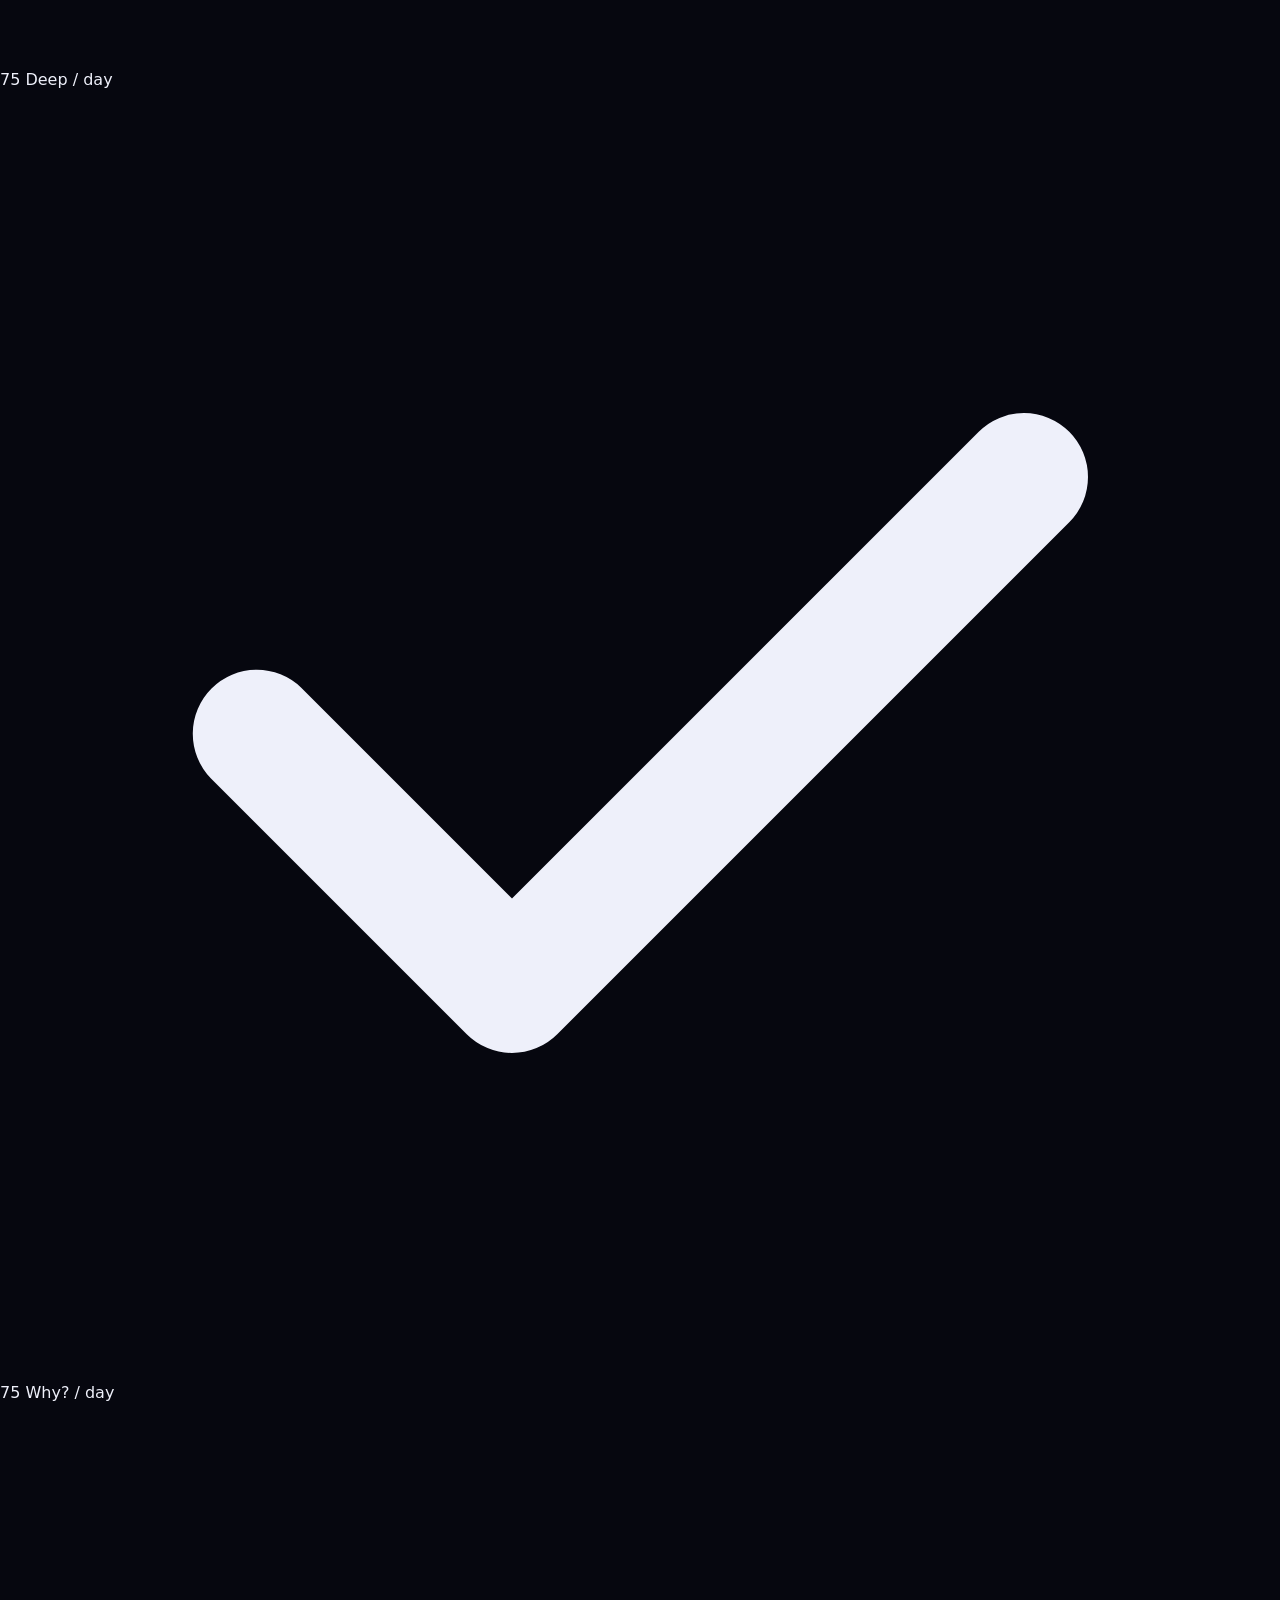
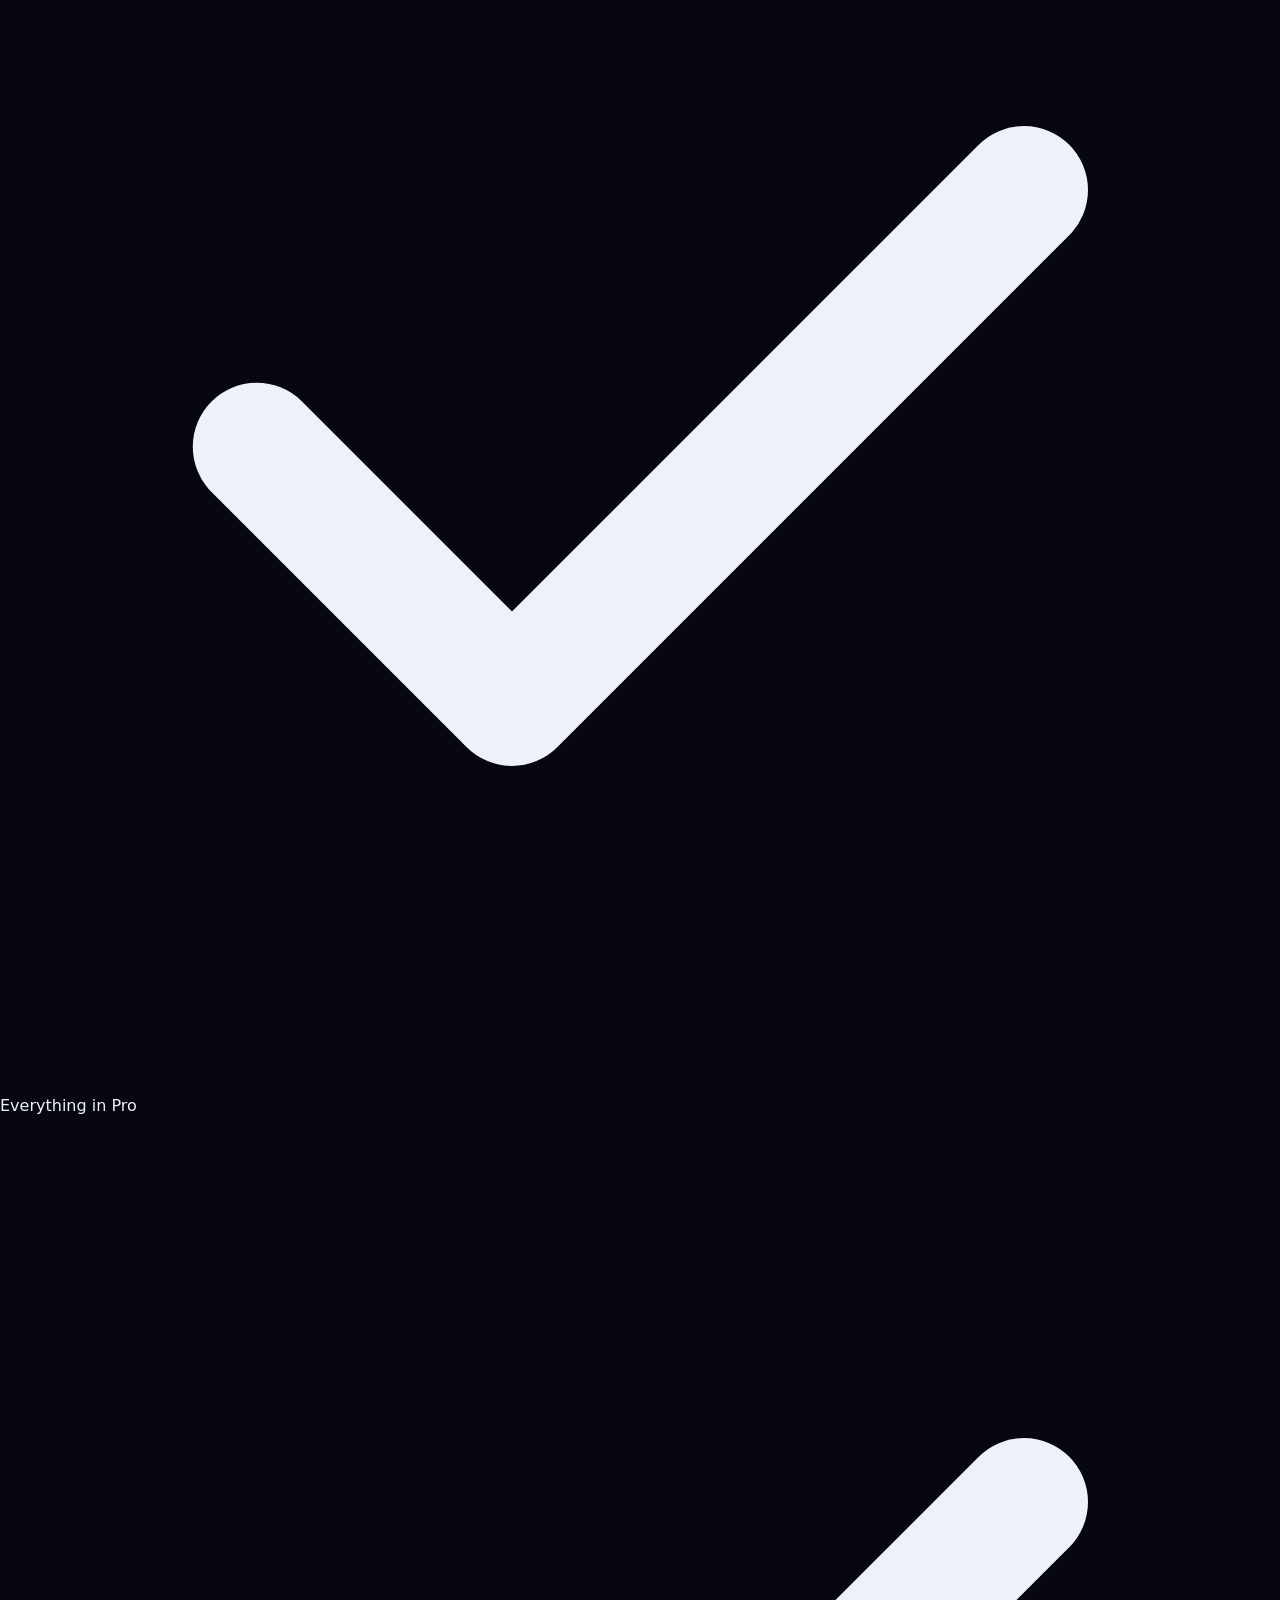
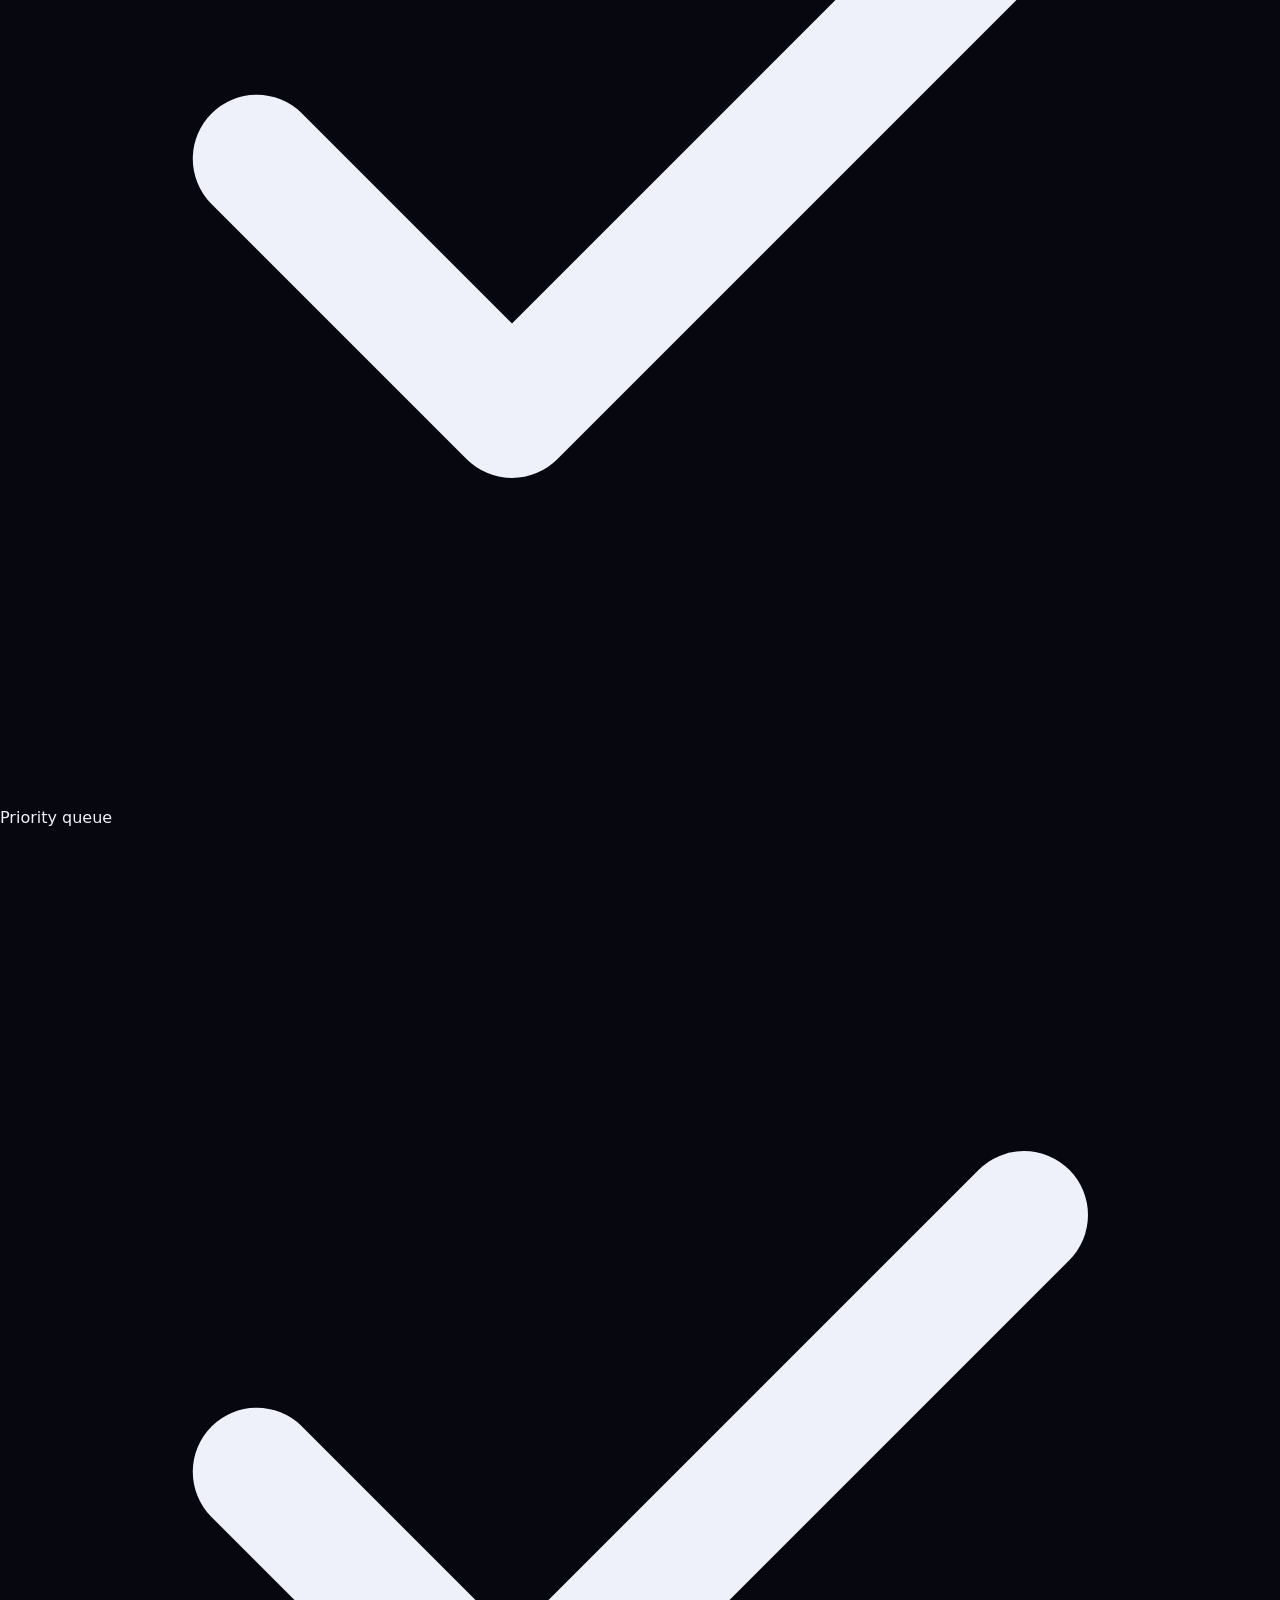
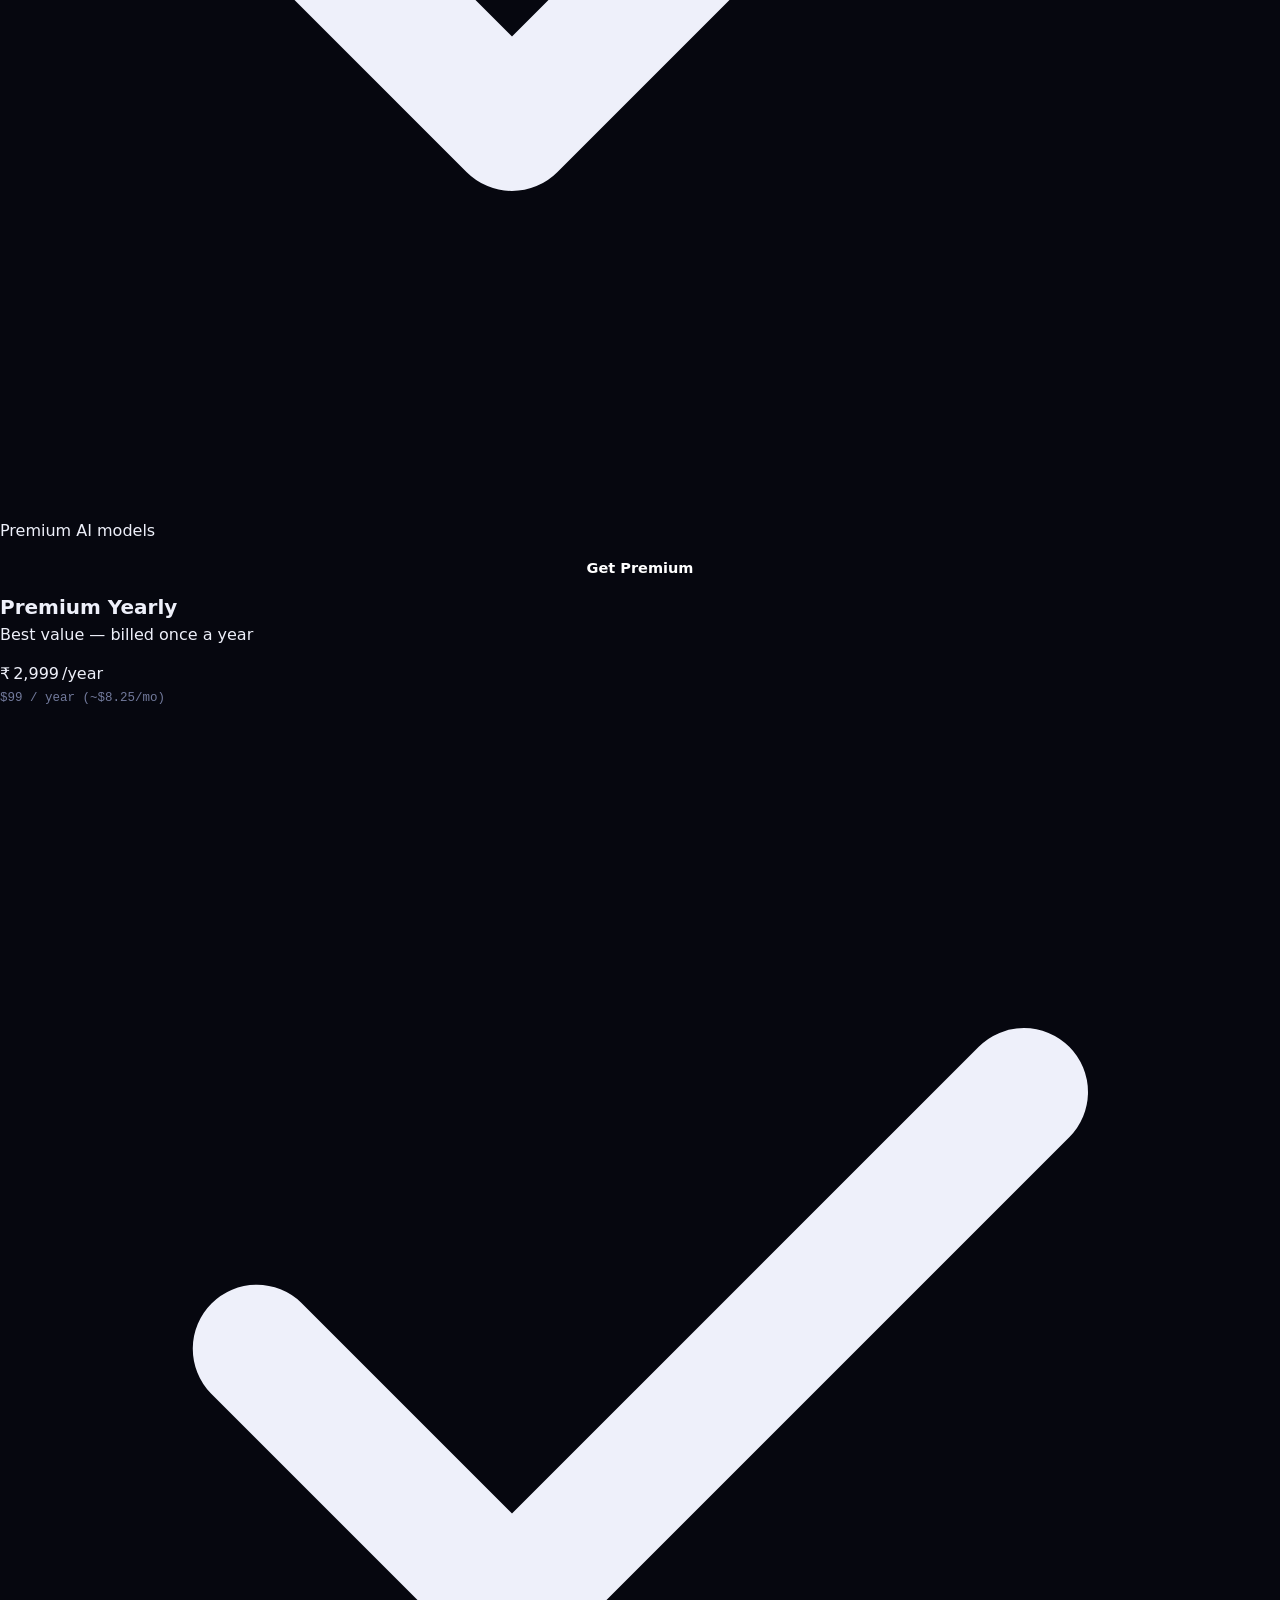
<file: demo.html>
<!DOCTYPE html>
<html lang="en">
<head>
  <meta charset="UTF-8" />
  <link rel="icon" href="/icons/icon-192.png" type="image/png" />
  <meta name="viewport" content="width=device-width, initial-scale=1.0, user-scalable=no" />
  <title>Explainly — Demo Checkout</title>
  <link rel="stylesheet" href="/css/app.css" />
  <meta name="theme-color" content="#1e1e2e" />
  <style>
    .demo-banner {
      background: #1e3a5f;
      border: 1px solid #3b82f6;
      border-radius: 10px;
      padding: .75rem 1.25rem;
      margin: 1rem auto;
      max-width: 760px;
      font-size: .82rem;
      color: #93c5fd;
      text-align: center;
    }
    .demo-banner strong { color: #bfdbfe; }
  </style>
</head>
<body>

<nav class="app-nav">
  <a href="/" class="nav-logo"><span>Explain</span>ly</a>
  <span class="nav-title">Upgrade</span>
</nav>

<main class="app-main">

  <div class="demo-banner">
    <strong>Demo mode</strong> — This page is for payment integration review only.
    Logged in as <strong>demo@explainly.ai</strong>.
    Payments use <strong>Test / Sandbox</strong> credentials.
  </div>

  <!-- Hero -->
  <div class="upgrade-hero">
    <h1>Unlock more of Explainly</h1>
    <p>Higher daily limits, PDF support, cloud saves, and priority processing.</p>
  </div>

  <!-- Provider toggle -->
  <div class="provider-row" id="provider-row">
    <button class="provider-btn active" id="btn-razorpay" onclick="setProvider('razorpay')">
      Razorpay (India)
    </button>
    <button class="provider-btn" id="btn-paddle" onclick="setProvider('paddle')">
      Paddle (International)
    </button>
  </div>

  <!-- Plans -->
  <div class="plans-wrap" id="plans-wrap">

    <!-- Pro -->
    <div class="plan-card" id="card-pro">
      <div class="plan-name">Pro</div>
      <div class="plan-tagline">For regular readers</div>
      <div class="plan-price">
        <span class="plan-currency">₹</span>
        <span class="plan-amount">149</span>
        <span class="plan-period">/month</span>
      </div>
      <div class="plan-usd">$4.99 / month</div>
      <ul class="plan-features">
        <li><svg viewBox="0 0 20 20" fill="currentColor"><path fill-rule="evenodd" d="M16.707 5.293a1 1 0 00-1.414 0L8 12.586 4.707 9.293a1 1 0 00-1.414 1.414l4 4a1 1 0 001.414 0l8-8a1 1 0 000-1.414z" clip-rule="evenodd"/></svg>100 explains / day</li>
        <li><svg viewBox="0 0 20 20" fill="currentColor"><path fill-rule="evenodd" d="M16.707 5.293a1 1 0 00-1.414 0L8 12.586 4.707 9.293a1 1 0 00-1.414 1.414l4 4a1 1 0 001.414 0l8-8a1 1 0 000-1.414z" clip-rule="evenodd"/></svg>10 Deep / day</li>
        <li><svg viewBox="0 0 20 20" fill="currentColor"><path fill-rule="evenodd" d="M16.707 5.293a1 1 0 00-1.414 0L8 12.586 4.707 9.293a1 1 0 00-1.414 1.414l4 4a1 1 0 001.414 0l8-8a1 1 0 000-1.414z" clip-rule="evenodd"/></svg>10 Why? / day</li>
        <li><svg viewBox="0 0 20 20" fill="currentColor"><path fill-rule="evenodd" d="M16.707 5.293a1 1 0 00-1.414 0L8 12.586 4.707 9.293a1 1 0 00-1.414 1.414l4 4a1 1 0 001.414 0l8-8a1 1 0 000-1.414z" clip-rule="evenodd"/></svg>PDF Viewer</li>
        <li><svg viewBox="0 0 20 20" fill="currentColor"><path fill-rule="evenodd" d="M16.707 5.293a1 1 0 00-1.414 0L8 12.586 4.707 9.293a1 1 0 00-1.414 1.414l4 4a1 1 0 001.414 0l8-8a1 1 0 000-1.414z" clip-rule="evenodd"/></svg>Cloud saves (unlimited)</li>
      </ul>
      <div class="plan-divider"></div>
      <button class="btn btn-primary btn-full" onclick="handleBuy('pro', this)">Get Pro</button>
    </div>

    <!-- Premium -->
    <div class="plan-card featured" id="card-premium">
      <div class="plan-badge">Most Popular</div>
      <div class="plan-name">Premium</div>
      <div class="plan-tagline">For power users</div>
      <div class="plan-price">
        <span class="plan-currency">₹</span>
        <span class="plan-amount">399</span>
        <span class="plan-period">/month</span>
      </div>
      <div class="plan-usd">$11.99 / month</div>
      <ul class="plan-features">
        <li><svg viewBox="0 0 20 20" fill="currentColor"><path fill-rule="evenodd" d="M16.707 5.293a1 1 0 00-1.414 0L8 12.586 4.707 9.293a1 1 0 00-1.414 1.414l4 4a1 1 0 001.414 0l8-8a1 1 0 000-1.414z" clip-rule="evenodd"/></svg>500 explains / day</li>
        <li><svg viewBox="0 0 20 20" fill="currentColor"><path fill-rule="evenodd" d="M16.707 5.293a1 1 0 00-1.414 0L8 12.586 4.707 9.293a1 1 0 00-1.414 1.414l4 4a1 1 0 001.414 0l8-8a1 1 0 000-1.414z" clip-rule="evenodd"/></svg>75 Deep / day</li>
        <li><svg viewBox="0 0 20 20" fill="currentColor"><path fill-rule="evenodd" d="M16.707 5.293a1 1 0 00-1.414 0L8 12.586 4.707 9.293a1 1 0 00-1.414 1.414l4 4a1 1 0 001.414 0l8-8a1 1 0 000-1.414z" clip-rule="evenodd"/></svg>75 Why? / day</li>
        <li><svg viewBox="0 0 20 20" fill="currentColor"><path fill-rule="evenodd" d="M16.707 5.293a1 1 0 00-1.414 0L8 12.586 4.707 9.293a1 1 0 00-1.414 1.414l4 4a1 1 0 001.414 0l8-8a1 1 0 000-1.414z" clip-rule="evenodd"/></svg>Everything in Pro</li>
        <li><svg viewBox="0 0 20 20" fill="currentColor"><path fill-rule="evenodd" d="M16.707 5.293a1 1 0 00-1.414 0L8 12.586 4.707 9.293a1 1 0 00-1.414 1.414l4 4a1 1 0 001.414 0l8-8a1 1 0 000-1.414z" clip-rule="evenodd"/></svg>Priority queue</li>
        <li><svg viewBox="0 0 20 20" fill="currentColor"><path fill-rule="evenodd" d="M16.707 5.293a1 1 0 00-1.414 0L8 12.586 4.707 9.293a1 1 0 00-1.414 1.414l4 4a1 1 0 001.414 0l8-8a1 1 0 000-1.414z" clip-rule="evenodd"/></svg>Premium AI models</li>
      </ul>
      <div class="plan-divider"></div>
      <button class="btn btn-primary btn-full" onclick="handleBuy('premium', this)">Get Premium</button>
    </div>

    <!-- Premium Yearly -->
    <div class="plan-card" id="card-premium_yearly" style="width:100%;">
      <div class="plan-badge badge-save">Save ~37%</div>
      <div class="plan-name">Premium Yearly</div>
      <div class="plan-tagline">Best value — billed once a year</div>
      <div class="plan-price">
        <span class="plan-currency">₹</span>
        <span class="plan-amount">2,999</span>
        <span class="plan-period">/year</span>
      </div>
      <div class="plan-usd">$99 / year (~$8.25/mo)</div>
      <ul class="plan-features">
        <li><svg viewBox="0 0 20 20" fill="currentColor"><path fill-rule="evenodd" d="M16.707 5.293a1 1 0 00-1.414 0L8 12.586 4.707 9.293a1 1 0 00-1.414 1.414l4 4a1 1 0 001.414 0l8-8a1 1 0 000-1.414z" clip-rule="evenodd"/></svg>Everything in Premium</li>
        <li><svg viewBox="0 0 20 20" fill="currentColor"><path fill-rule="evenodd" d="M16.707 5.293a1 1 0 00-1.414 0L8 12.586 4.707 9.293a1 1 0 00-1.414 1.414l4 4a1 1 0 001.414 0l8-8a1 1 0 000-1.414z" clip-rule="evenodd"/></svg>Pay once, covered for 12 months</li>
        <li><svg viewBox="0 0 20 20" fill="currentColor"><path fill-rule="evenodd" d="M16.707 5.293a1 1 0 00-1.414 0L8 12.586 4.707 9.293a1 1 0 00-1.414 1.414l4 4a1 1 0 001.414 0l8-8a1 1 0 000-1.414z" clip-rule="evenodd"/></svg>Cancel anytime</li>
      </ul>
      <div class="plan-divider"></div>
      <button class="btn btn-primary btn-full" onclick="handleBuy('premium_yearly', this)">Get Premium Yearly</button>
    </div>

  </div>

  <!-- Trust row -->
  <div class="trust-row">
    <span>
      <svg viewBox="0 0 24 24" fill="none" stroke="currentColor" stroke-width="2"><polyline points="9 11 12 14 22 4"/><path d="M21 12v7a2 2 0 01-2 2H5a2 2 0 01-2-2V5a2 2 0 012-2h11"/></svg>
      30-day money-back guarantee
    </span>
    <span>
      <svg viewBox="0 0 24 24" fill="none" stroke="currentColor" stroke-width="2"><rect x="3" y="11" width="18" height="11" rx="2" ry="2"/><path d="M7 11V7a5 5 0 0110 0v4"/></svg>
      Secure checkout
    </span>
    <span>
      <svg viewBox="0 0 24 24" fill="none" stroke="currentColor" stroke-width="2"><line x1="18" y1="6" x2="6" y2="18"/><line x1="6" y1="6" x2="18" y2="18"/></svg>
      Cancel anytime
    </span>
  </div>

  <p style="text-align:center;font-size:.78rem;color:#9ca3af;margin-top:.25rem;">
    Payments via Razorpay (India) or Paddle (International). <a href="/refund.html">Refund policy</a>
  </p>

</main>

<script src="https://cdn.paddle.com/paddle/v2/paddle.js"></script>
<script src="/js/config.js"></script>
<script>
  var DEMO_EMAIL = 'demo@explainly.ai';
  var _provider = 'razorpay';

  Paddle.Initialize({
    token: PADDLE_CLIENT_TOKEN,
    eventCallback: function(data) {
      if (data.name === 'checkout.completed') Paddle.Checkout.close();
    }
  });

  function setProvider(p) {
    _provider = p;
    document.getElementById('btn-razorpay').classList.toggle('active', p === 'razorpay');
    document.getElementById('btn-paddle').classList.toggle('active',   p === 'paddle');
  }

  function handleBuy(planKey, btn) {
    btn.disabled = true;
    btn.textContent = 'Opening…';

    if (_provider === 'paddle') {
      Paddle.Checkout.open({
        items: [{ priceId: PADDLE_PRICE_IDS[planKey], quantity: 1 }],
        customer: { email: DEMO_EMAIL },
        customData: { user_email: DEMO_EMAIL },
        settings: { displayMode: 'overlay' }
      });
    } else {
      window.open(PAYMENT_LINKS.razorpay[planKey] + '?prefill[email]=' + encodeURIComponent(DEMO_EMAIL), '_blank');
    }

    setTimeout(function() {
      btn.disabled = false;
      btn.textContent = { pro: 'Get Pro', premium: 'Get Premium', premium_yearly: 'Get Premium Yearly' }[planKey];
    }, 1500);
  }
</script>
</body>
</html>
</file>
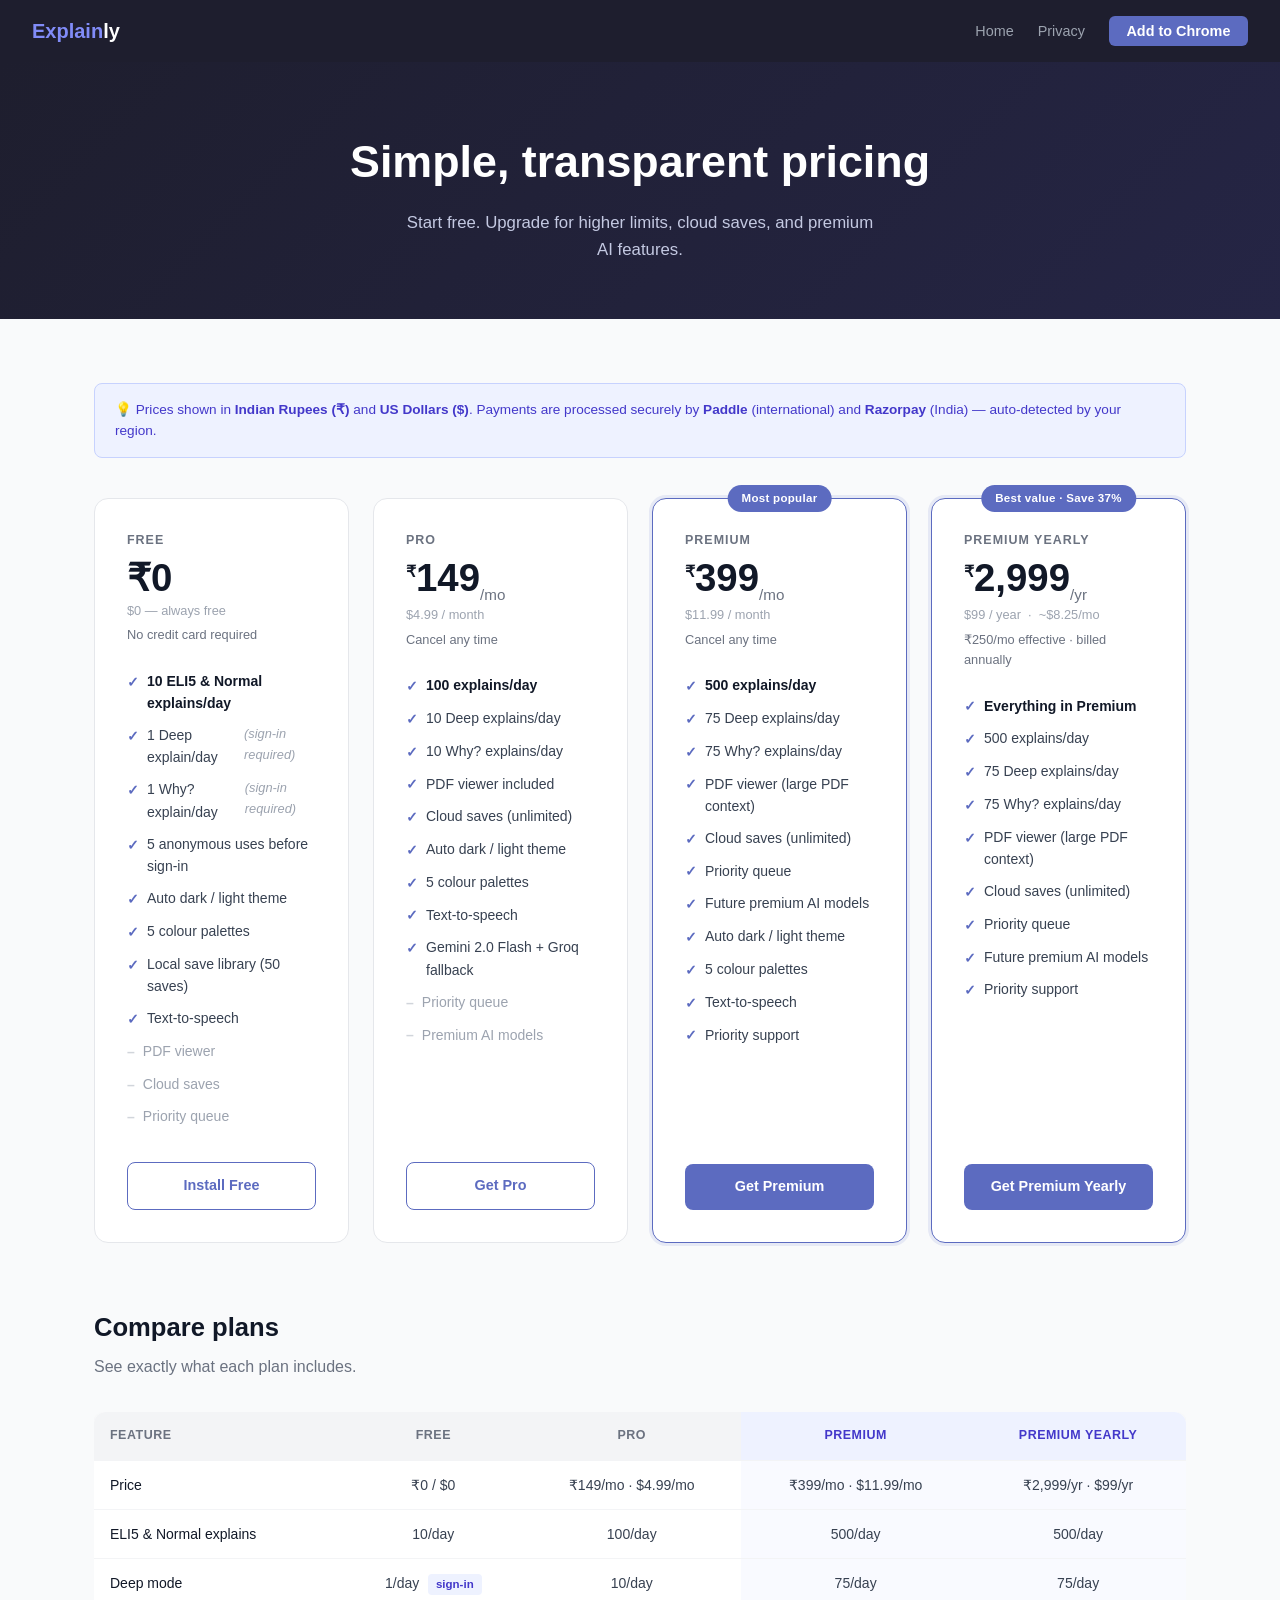
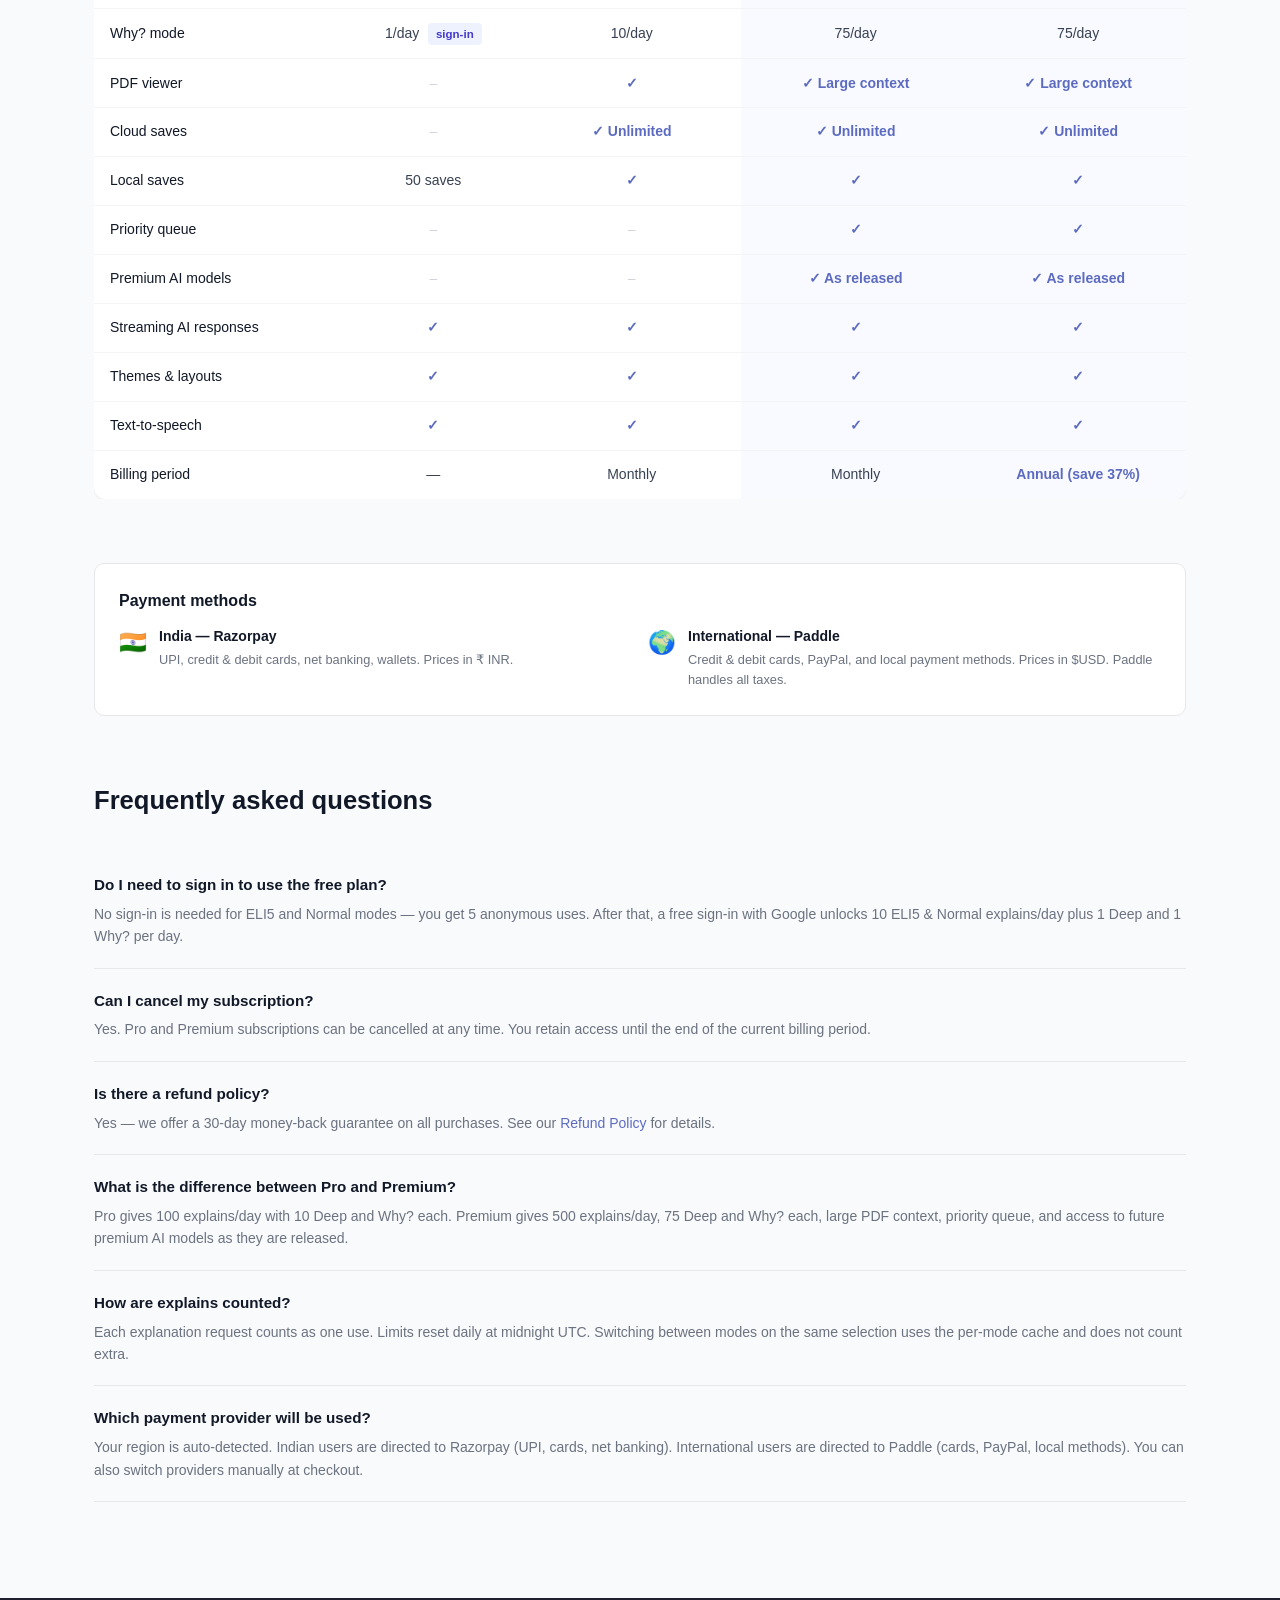
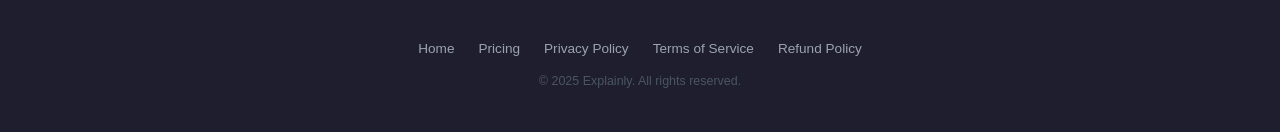
<file: pricing.html>
<!DOCTYPE html>
<html lang="en">
<head>
  <meta charset="UTF-8" />
  <link rel="icon" href="/icons/icon-192.png" type="image/png" />
  <meta name="viewport" content="width=device-width, initial-scale=1.0" />
  <title>Pricing — Explainly</title>
  <meta name="description" content="Explainly pricing plans. Start free with 10 explains per day. Upgrade to Pro or Premium for higher limits and cloud features." />
  <style>
    *, *::before, *::after { box-sizing: border-box; margin: 0; padding: 0; }
    body { font-family: -apple-system, BlinkMacSystemFont, 'Segoe UI', Roboto, sans-serif; color: #111827; background: #f9fafb; line-height: 1.6; }
    a { color: #5c6bc0; text-decoration: none; }
    a:hover { text-decoration: underline; }

    nav { background: #1e1e2e; display: flex; justify-content: space-between; align-items: center; padding: 0 2rem; height: 62px; position: sticky; top: 0; z-index: 100; }
    .logo { color: #fff; font-weight: 800; font-size: 1.25rem; text-decoration: none; }
    .logo span { color: #818cf8; }
    .nav-links { display: flex; gap: 1.5rem; list-style: none; align-items: center; }
    .nav-links a { color: #9ca3af; font-size: .9rem; text-decoration: none; transition: color .15s; }
    .nav-links a:hover { color: #fff; }
    .nav-cta { background: #5c6bc0; color: #fff !important; padding: .45rem 1.1rem; border-radius: 6px; font-weight: 600; }
    .nav-cta:hover { background: #4f5eaf; }
    @media (max-width: 600px) { .hide-mobile { display: none; } }

    .page-hero { background: linear-gradient(135deg, #1e1e2e, #252545); color: #fff; padding: 4rem 2rem 3.5rem; text-align: center; }
    .page-hero h1 { font-size: clamp(1.8rem, 4vw, 2.8rem); font-weight: 900; margin-bottom: .75rem; }
    .page-hero p { color: #c4c9e2; font-size: 1.05rem; max-width: 480px; margin: 0 auto; }

    main { max-width: 1140px; margin: 0 auto; padding: 4rem 1.5rem; }

    /* Currency note */
    .currency-note { background: #eef2ff; border: 1px solid #c7d2fe; border-radius: 8px; padding: 1rem 1.25rem; font-size: .85rem; color: #4338ca; margin-bottom: 2.5rem; line-height: 1.5; }

    /* Plan cards */
    .plans { display: grid; grid-template-columns: repeat(auto-fit, minmax(240px, 1fr)); gap: 1.5rem; margin-bottom: 4rem; }
    .plan { background: #fff; border: 1.5px solid #e5e7eb; border-radius: 14px; padding: 2rem; display: flex; flex-direction: column; position: relative; }
    .plan.featured { border-color: #5c6bc0; box-shadow: 0 0 0 3px rgba(92,107,192,.12); }
    .plan-badge { position: absolute; top: -14px; left: 50%; transform: translateX(-50%); background: #5c6bc0; color: #fff; font-size: .72rem; font-weight: 700; padding: .25rem .9rem; border-radius: 999px; white-space: nowrap; letter-spacing: .3px; }
    .plan-name { font-size: .78rem; font-weight: 700; text-transform: uppercase; letter-spacing: 1px; color: #6b7280; margin-bottom: .5rem; }
    .plan-price { font-size: 2.4rem; font-weight: 900; color: #111827; line-height: 1; margin-bottom: .2rem; }
    .plan-price sup { font-size: 1rem; vertical-align: super; font-weight: 700; }
    .plan-price sub { font-size: .95rem; color: #6b7280; font-weight: 500; }
    .plan-usd { font-size: .8rem; color: #9ca3af; margin-bottom: .25rem; }
    .plan-note { font-size: .8rem; color: #6b7280; margin-bottom: 1.5rem; min-height: 1rem; }
    .plan-features { list-style: none; flex: 1; margin-bottom: 1.5rem; }
    .plan-features li { display: flex; align-items: flex-start; gap: .5rem; font-size: .875rem; color: #374151; margin-bottom: .6rem; }
    .plan-features li::before { content: "✓"; color: #5c6bc0; font-weight: 700; flex-shrink: 0; margin-top: .05rem; }
    .plan-features li.dim { color: #9ca3af; }
    .plan-features li.dim::before { content: "–"; color: #d1d5db; }
    .plan-features li.highlight { font-weight: 600; color: #111827; }
    .btn { display: block; text-align: center; padding: .7rem 1.2rem; border-radius: 8px; font-weight: 600; font-size: .9rem; text-decoration: none; transition: all .2s; }
    .btn-primary { background: #5c6bc0; color: #fff; }
    .btn-primary:hover { background: #4f5eaf; text-decoration: none; color: #fff; }
    .btn-outline { border: 1.5px solid #5c6bc0; color: #5c6bc0; }
    .btn-outline:hover { background: #5c6bc0; color: #fff; text-decoration: none; }

    /* Compare table */
    .compare-section { margin-bottom: 4rem; }
    .compare-section h2 { font-size: 1.6rem; font-weight: 800; margin-bottom: .4rem; }
    .compare-section > p { color: #6b7280; margin-bottom: 2rem; }
    .table-wrap { overflow-x: auto; }
    table { width: 100%; border-collapse: collapse; background: #fff; border-radius: 12px; overflow: hidden; box-shadow: 0 1px 3px rgba(0,0,0,.07); min-width: 560px; }
    th { background: #f3f4f6; font-size: .78rem; text-transform: uppercase; letter-spacing: .5px; color: #6b7280; padding: .9rem 1rem; text-align: center; }
    th:first-child { text-align: left; }
    th.highlight-col { background: #eef2ff; color: #4338ca; }
    td { padding: .8rem 1rem; font-size: .875rem; color: #374151; border-top: 1px solid #f3f4f6; text-align: center; }
    td:first-child { text-align: left; font-weight: 500; color: #111827; }
    td.highlight-col { background: #f9faff; }
    .yes { color: #5c6bc0; font-weight: 700; }
    .no { color: #d1d5db; }
    .tag { display: inline-block; background: #eef2ff; color: #4338ca; font-size: .72rem; font-weight: 600; padding: .1rem .5rem; border-radius: 4px; margin-left: .3rem; vertical-align: middle; }
    tr:hover td { background: #fafafa; }
    tr:hover td.highlight-col { background: #f4f6ff; }

    /* Payment note */
    .payment-note { background: #fff; border: 1px solid #e5e7eb; border-radius: 10px; padding: 1.5rem; margin-bottom: 4rem; }
    .payment-note h3 { font-size: 1rem; font-weight: 700; margin-bottom: .75rem; }
    .payment-grid { display: grid; grid-template-columns: repeat(auto-fit, minmax(220px, 1fr)); gap: 1rem; }
    .payment-item { display: flex; gap: .75rem; align-items: flex-start; }
    .payment-icon { font-size: 1.4rem; flex-shrink: 0; }
    .payment-item h4 { font-size: .875rem; font-weight: 600; margin-bottom: .15rem; }
    .payment-item p { font-size: .8rem; color: #6b7280; margin: 0; }

    /* FAQ */
    .faq { margin-bottom: 2rem; }
    .faq h2 { font-size: 1.6rem; font-weight: 800; margin-bottom: 2rem; }
    .faq-item { border-bottom: 1px solid #e5e7eb; padding: 1.25rem 0; }
    .faq-item h3 { font-size: .95rem; font-weight: 600; margin-bottom: .35rem; }
    .faq-item p { font-size: .875rem; color: #6b7280; margin: 0; }

    footer { background: #1e1e2e; color: #6b7280; padding: 2.5rem 2rem; text-align: center; }
    .footer-links { display: flex; gap: 1.5rem; justify-content: center; margin-bottom: .75rem; flex-wrap: wrap; }
    .footer-links a { color: #9ca3af; font-size: .85rem; text-decoration: none; }
    .footer-links a:hover { color: #fff; }
    .copyright { font-size: .78rem; color: #4b5563; }
  </style>
</head>
<body>

<nav>
  <a class="logo" href="/"><span>Explain</span>ly</a>
  <ul class="nav-links">
    <li class="hide-mobile"><a href="/">Home</a></li>
    <li class="hide-mobile"><a href="/privacy.html">Privacy</a></li>
    <li><a class="nav-cta" href="https://chromewebstore.google.com/search/explainly" target="_blank" rel="noopener">Add to Chrome</a></li>
  </ul>
</nav>

<div class="page-hero">
  <h1>Simple, transparent pricing</h1>
  <p>Start free. Upgrade for higher limits, cloud saves, and premium AI features.</p>
</div>

<main>

  <div class="currency-note">
    💡 Prices shown in <strong>Indian Rupees (₹)</strong> and <strong>US Dollars ($)</strong>. Payments are processed securely by <strong>Paddle</strong> (international) and <strong>Razorpay</strong> (India) — auto-detected by your region.
  </div>

  <!-- Plan cards -->
  <div class="plans">

    <!-- Free -->
    <div class="plan">
      <div class="plan-name">Free</div>
      <div class="plan-price">₹0</div>
      <div class="plan-usd">$0 — always free</div>
      <div class="plan-note">No credit card required</div>
      <ul class="plan-features">
        <li class="highlight">10 ELI5 &amp; Normal explains/day</li>
        <li>1 Deep explain/day <em style="color:#9ca3af;font-size:.8rem">(sign-in required)</em></li>
        <li>1 Why? explain/day <em style="color:#9ca3af;font-size:.8rem">(sign-in required)</em></li>
        <li>5 anonymous uses before sign-in</li>
        <li>Auto dark / light theme</li>
        <li>5 colour palettes</li>
        <li>Local save library (50 saves)</li>
        <li>Text-to-speech</li>
        <li class="dim">PDF viewer</li>
        <li class="dim">Cloud saves</li>
        <li class="dim">Priority queue</li>
      </ul>
      <a class="btn btn-outline" href="https://chromewebstore.google.com/search/explainly" target="_blank" rel="noopener">Install Free</a>
    </div>

    <!-- Pro -->
    <div class="plan">
      <div class="plan-name">Pro</div>
      <div class="plan-price"><sup>₹</sup>149<sub>/mo</sub></div>
      <div class="plan-usd">$4.99 / month</div>
      <div class="plan-note">Cancel any time</div>
      <ul class="plan-features">
        <li class="highlight">100 explains/day</li>
        <li>10 Deep explains/day</li>
        <li>10 Why? explains/day</li>
        <li>PDF viewer included</li>
        <li>Cloud saves (unlimited)</li>
        <li>Auto dark / light theme</li>
        <li>5 colour palettes</li>
        <li>Text-to-speech</li>
        <li>Gemini 2.0 Flash + Groq fallback</li>
        <li class="dim">Priority queue</li>
        <li class="dim">Premium AI models</li>
      </ul>
      <a class="btn btn-outline" href="/app/upgrade.html">Get Pro</a>
    </div>

    <!-- Premium (featured) -->
    <div class="plan featured">
      <div class="plan-badge">Most popular</div>
      <div class="plan-name">Premium</div>
      <div class="plan-price"><sup>₹</sup>399<sub>/mo</sub></div>
      <div class="plan-usd">$11.99 / month</div>
      <div class="plan-note">Cancel any time</div>
      <ul class="plan-features">
        <li class="highlight">500 explains/day</li>
        <li>75 Deep explains/day</li>
        <li>75 Why? explains/day</li>
        <li>PDF viewer (large PDF context)</li>
        <li>Cloud saves (unlimited)</li>
        <li>Priority queue</li>
        <li>Future premium AI models</li>
        <li>Auto dark / light theme</li>
        <li>5 colour palettes</li>
        <li>Text-to-speech</li>
        <li>Priority support</li>
      </ul>
      <a class="btn btn-primary" href="/app/upgrade.html">Get Premium</a>
    </div>

    <!-- Premium Yearly (featured) -->
    <div class="plan featured">
      <div class="plan-badge">Best value · Save 37%</div>
      <div class="plan-name">Premium Yearly</div>
      <div class="plan-price"><sup>₹</sup>2,999<sub>/yr</sub></div>
      <div class="plan-usd">$99 / year &nbsp;·&nbsp; ~$8.25/mo</div>
      <div class="plan-note">₹250/mo effective · billed annually</div>
      <ul class="plan-features">
        <li class="highlight">Everything in Premium</li>
        <li>500 explains/day</li>
        <li>75 Deep explains/day</li>
        <li>75 Why? explains/day</li>
        <li>PDF viewer (large PDF context)</li>
        <li>Cloud saves (unlimited)</li>
        <li>Priority queue</li>
        <li>Future premium AI models</li>
        <li>Priority support</li>
      </ul>
      <a class="btn btn-primary" href="/app/upgrade.html">Get Premium Yearly</a>
    </div>

  </div>

  <!-- Compare table -->
  <div class="compare-section">
    <h2>Compare plans</h2>
    <p>See exactly what each plan includes.</p>
    <div class="table-wrap">
      <table>
        <thead>
          <tr>
            <th>Feature</th>
            <th>Free</th>
            <th>Pro</th>
            <th class="highlight-col">Premium</th>
            <th class="highlight-col">Premium Yearly</th>
          </tr>
        </thead>
        <tbody>
          <tr>
            <td>Price</td>
            <td>₹0 / $0</td>
            <td>₹149/mo · $4.99/mo</td>
            <td class="highlight-col">₹399/mo · $11.99/mo</td>
            <td class="highlight-col">₹2,999/yr · $99/yr</td>
          </tr>
          <tr>
            <td>ELI5 &amp; Normal explains</td>
            <td>10/day</td>
            <td>100/day</td>
            <td class="highlight-col">500/day</td>
            <td class="highlight-col">500/day</td>
          </tr>
          <tr>
            <td>Deep mode</td>
            <td>1/day <span class="tag">sign-in</span></td>
            <td>10/day</td>
            <td class="highlight-col">75/day</td>
            <td class="highlight-col">75/day</td>
          </tr>
          <tr>
            <td>Why? mode</td>
            <td>1/day <span class="tag">sign-in</span></td>
            <td>10/day</td>
            <td class="highlight-col">75/day</td>
            <td class="highlight-col">75/day</td>
          </tr>
          <tr>
            <td>PDF viewer</td>
            <td><span class="no">–</span></td>
            <td><span class="yes">✓</span></td>
            <td class="highlight-col"><span class="yes">✓ Large context</span></td>
            <td class="highlight-col"><span class="yes">✓ Large context</span></td>
          </tr>
          <tr>
            <td>Cloud saves</td>
            <td><span class="no">–</span></td>
            <td><span class="yes">✓ Unlimited</span></td>
            <td class="highlight-col"><span class="yes">✓ Unlimited</span></td>
            <td class="highlight-col"><span class="yes">✓ Unlimited</span></td>
          </tr>
          <tr>
            <td>Local saves</td>
            <td>50 saves</td>
            <td><span class="yes">✓</span></td>
            <td class="highlight-col"><span class="yes">✓</span></td>
            <td class="highlight-col"><span class="yes">✓</span></td>
          </tr>
          <tr>
            <td>Priority queue</td>
            <td><span class="no">–</span></td>
            <td><span class="no">–</span></td>
            <td class="highlight-col"><span class="yes">✓</span></td>
            <td class="highlight-col"><span class="yes">✓</span></td>
          </tr>
          <tr>
            <td>Premium AI models</td>
            <td><span class="no">–</span></td>
            <td><span class="no">–</span></td>
            <td class="highlight-col"><span class="yes">✓ As released</span></td>
            <td class="highlight-col"><span class="yes">✓ As released</span></td>
          </tr>
          <tr>
            <td>Streaming AI responses</td>
            <td><span class="yes">✓</span></td>
            <td><span class="yes">✓</span></td>
            <td class="highlight-col"><span class="yes">✓</span></td>
            <td class="highlight-col"><span class="yes">✓</span></td>
          </tr>
          <tr>
            <td>Themes &amp; layouts</td>
            <td><span class="yes">✓</span></td>
            <td><span class="yes">✓</span></td>
            <td class="highlight-col"><span class="yes">✓</span></td>
            <td class="highlight-col"><span class="yes">✓</span></td>
          </tr>
          <tr>
            <td>Text-to-speech</td>
            <td><span class="yes">✓</span></td>
            <td><span class="yes">✓</span></td>
            <td class="highlight-col"><span class="yes">✓</span></td>
            <td class="highlight-col"><span class="yes">✓</span></td>
          </tr>
          <tr>
            <td>Billing period</td>
            <td>—</td>
            <td>Monthly</td>
            <td class="highlight-col">Monthly</td>
            <td class="highlight-col"><span class="yes">Annual (save 37%)</span></td>
          </tr>
        </tbody>
      </table>
    </div>
  </div>

  <!-- Payment methods -->
  <div class="payment-note">
    <h3>Payment methods</h3>
    <div class="payment-grid">
      <div class="payment-item">
        <div class="payment-icon">🇮🇳</div>
        <div>
          <h4>India — Razorpay</h4>
          <p>UPI, credit &amp; debit cards, net banking, wallets. Prices in ₹ INR.</p>
        </div>
      </div>
      <div class="payment-item">
        <div class="payment-icon">🌍</div>
        <div>
          <h4>International — Paddle</h4>
          <p>Credit &amp; debit cards, PayPal, and local payment methods. Prices in $USD. Paddle handles all taxes.</p>
        </div>
      </div>
    </div>
  </div>

  <!-- FAQ -->
  <div class="faq">
    <h2>Frequently asked questions</h2>
    <div class="faq-item">
      <h3>Do I need to sign in to use the free plan?</h3>
      <p>No sign-in is needed for ELI5 and Normal modes — you get 5 anonymous uses. After that, a free sign-in with Google unlocks 10 ELI5 &amp; Normal explains/day plus 1 Deep and 1 Why? per day.</p>
    </div>
    <div class="faq-item">
      <h3>Can I cancel my subscription?</h3>
      <p>Yes. Pro and Premium subscriptions can be cancelled at any time. You retain access until the end of the current billing period.</p>
    </div>
    <div class="faq-item">
      <h3>Is there a refund policy?</h3>
      <p>Yes — we offer a 30-day money-back guarantee on all purchases. See our <a href="/refund.html">Refund Policy</a> for details.</p>
    </div>
    <div class="faq-item">
      <h3>What is the difference between Pro and Premium?</h3>
      <p>Pro gives 100 explains/day with 10 Deep and Why? each. Premium gives 500 explains/day, 75 Deep and Why? each, large PDF context, priority queue, and access to future premium AI models as they are released.</p>
    </div>
    <div class="faq-item">
      <h3>How are explains counted?</h3>
      <p>Each explanation request counts as one use. Limits reset daily at midnight UTC. Switching between modes on the same selection uses the per-mode cache and does not count extra.</p>
    </div>
    <div class="faq-item">
      <h3>Which payment provider will be used?</h3>
      <p>Your region is auto-detected. Indian users are directed to Razorpay (UPI, cards, net banking). International users are directed to Paddle (cards, PayPal, local methods). You can also switch providers manually at checkout.</p>
    </div>
  </div>

</main>

<footer>
  <div class="footer-links">
    <a href="/">Home</a>
    <a href="/pricing.html">Pricing</a>
    <a href="/privacy.html">Privacy Policy</a>
    <a href="/terms.html">Terms of Service</a>
    <a href="/refund.html">Refund Policy</a>
  </div>
  <p class="copyright">&copy; 2025 Explainly. All rights reserved.</p>
</footer>

</body>
</html>
</file>
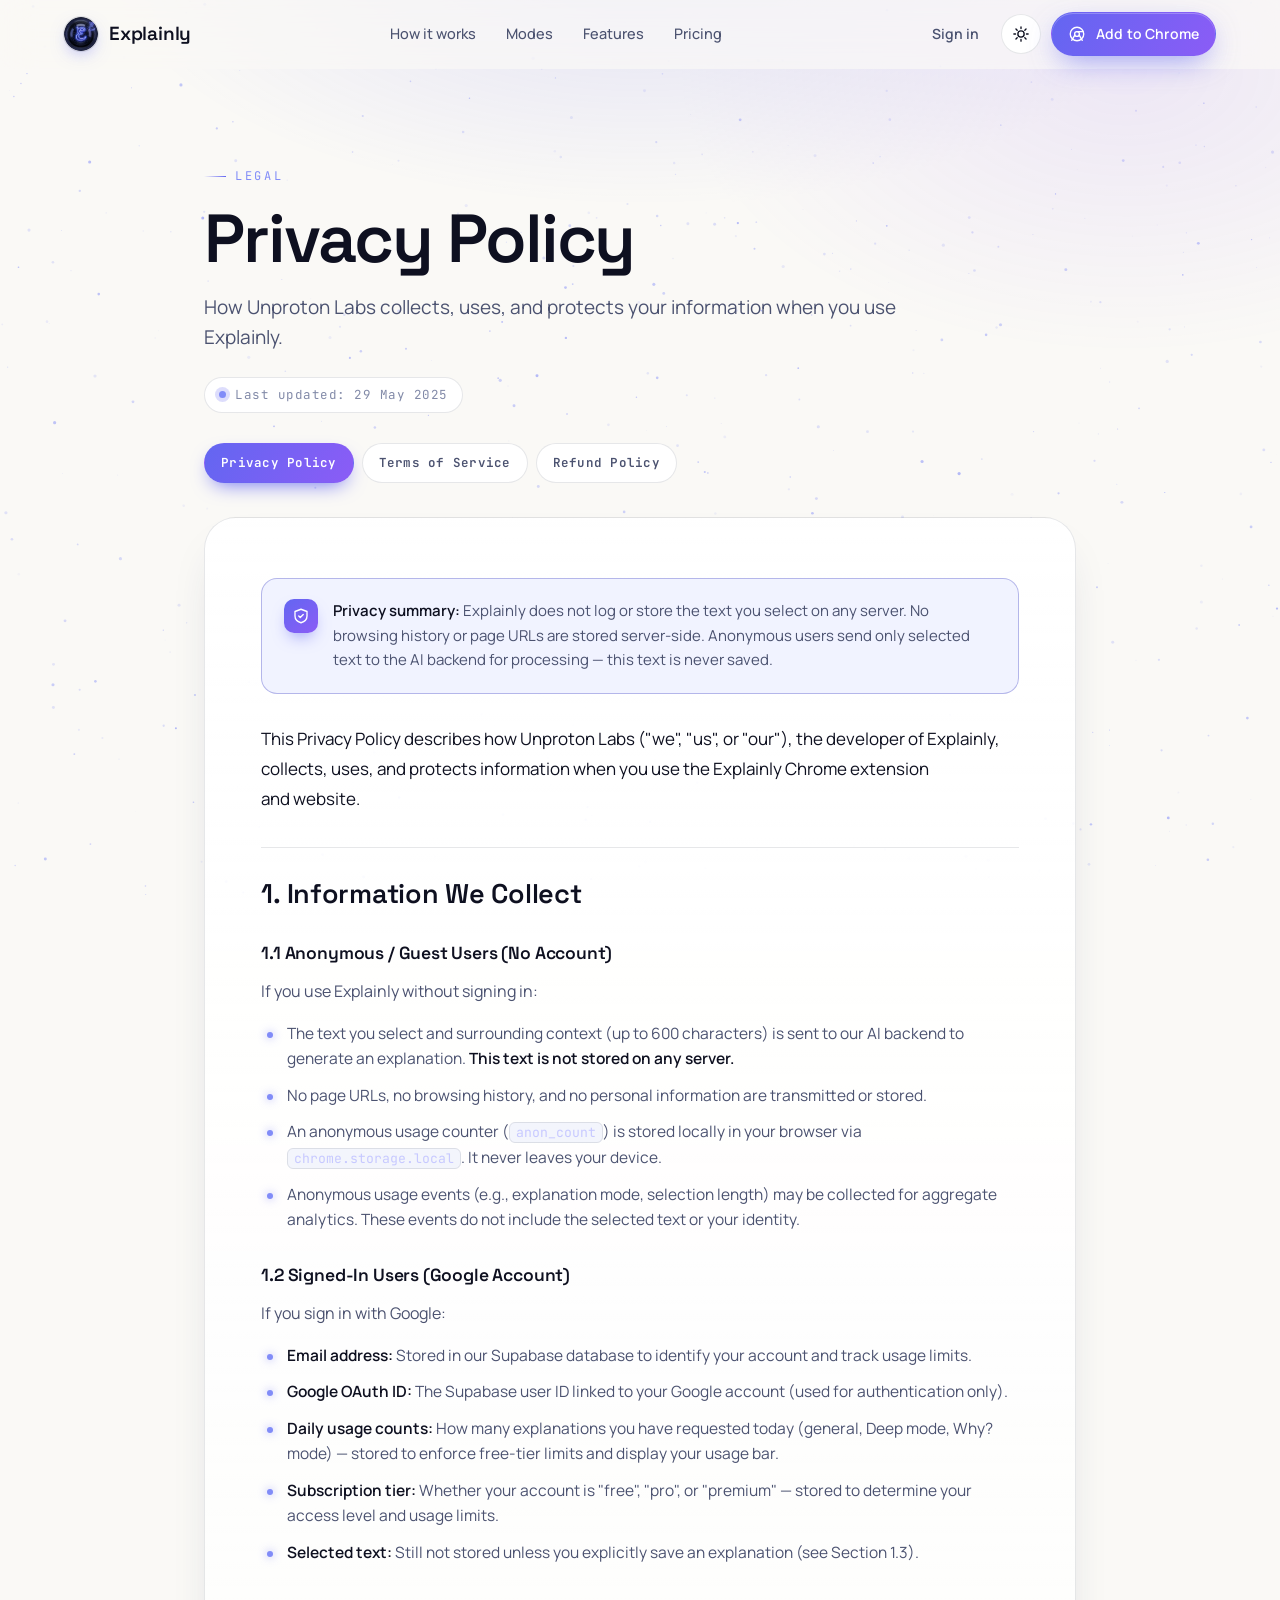
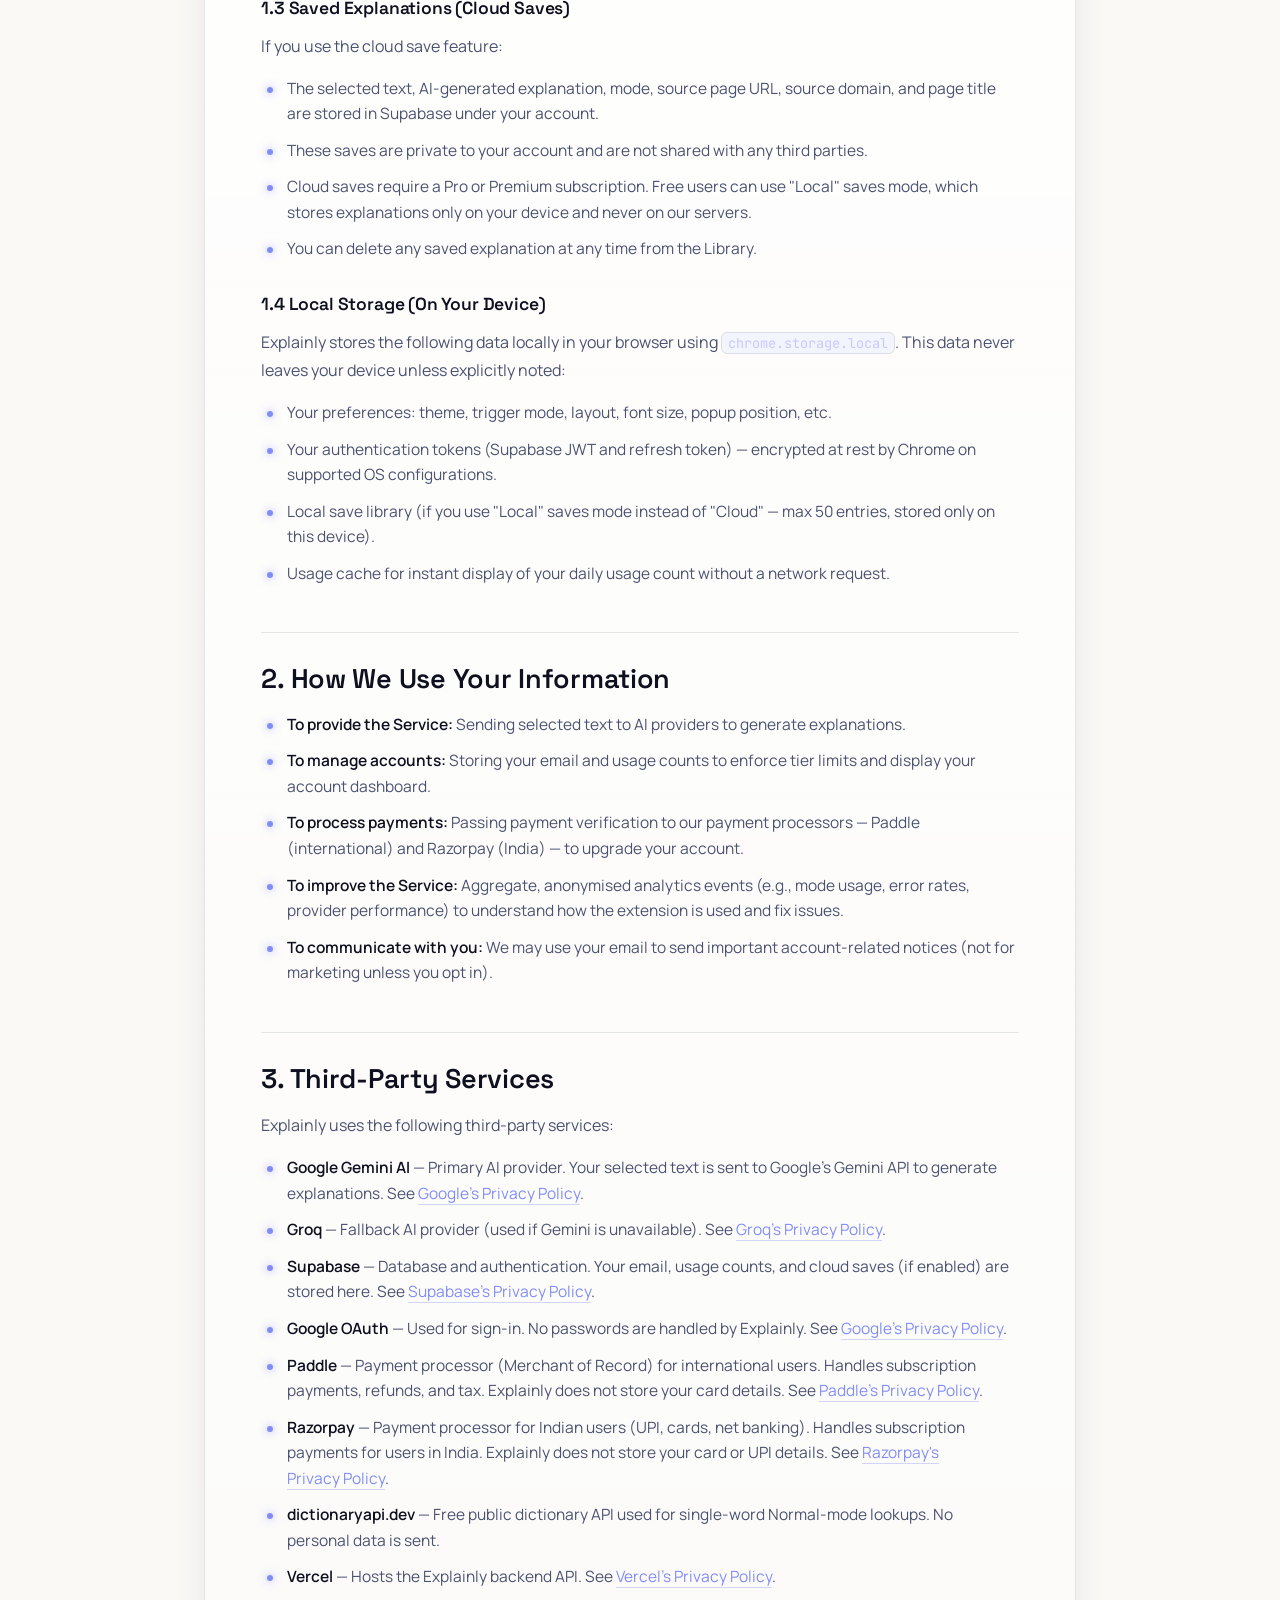
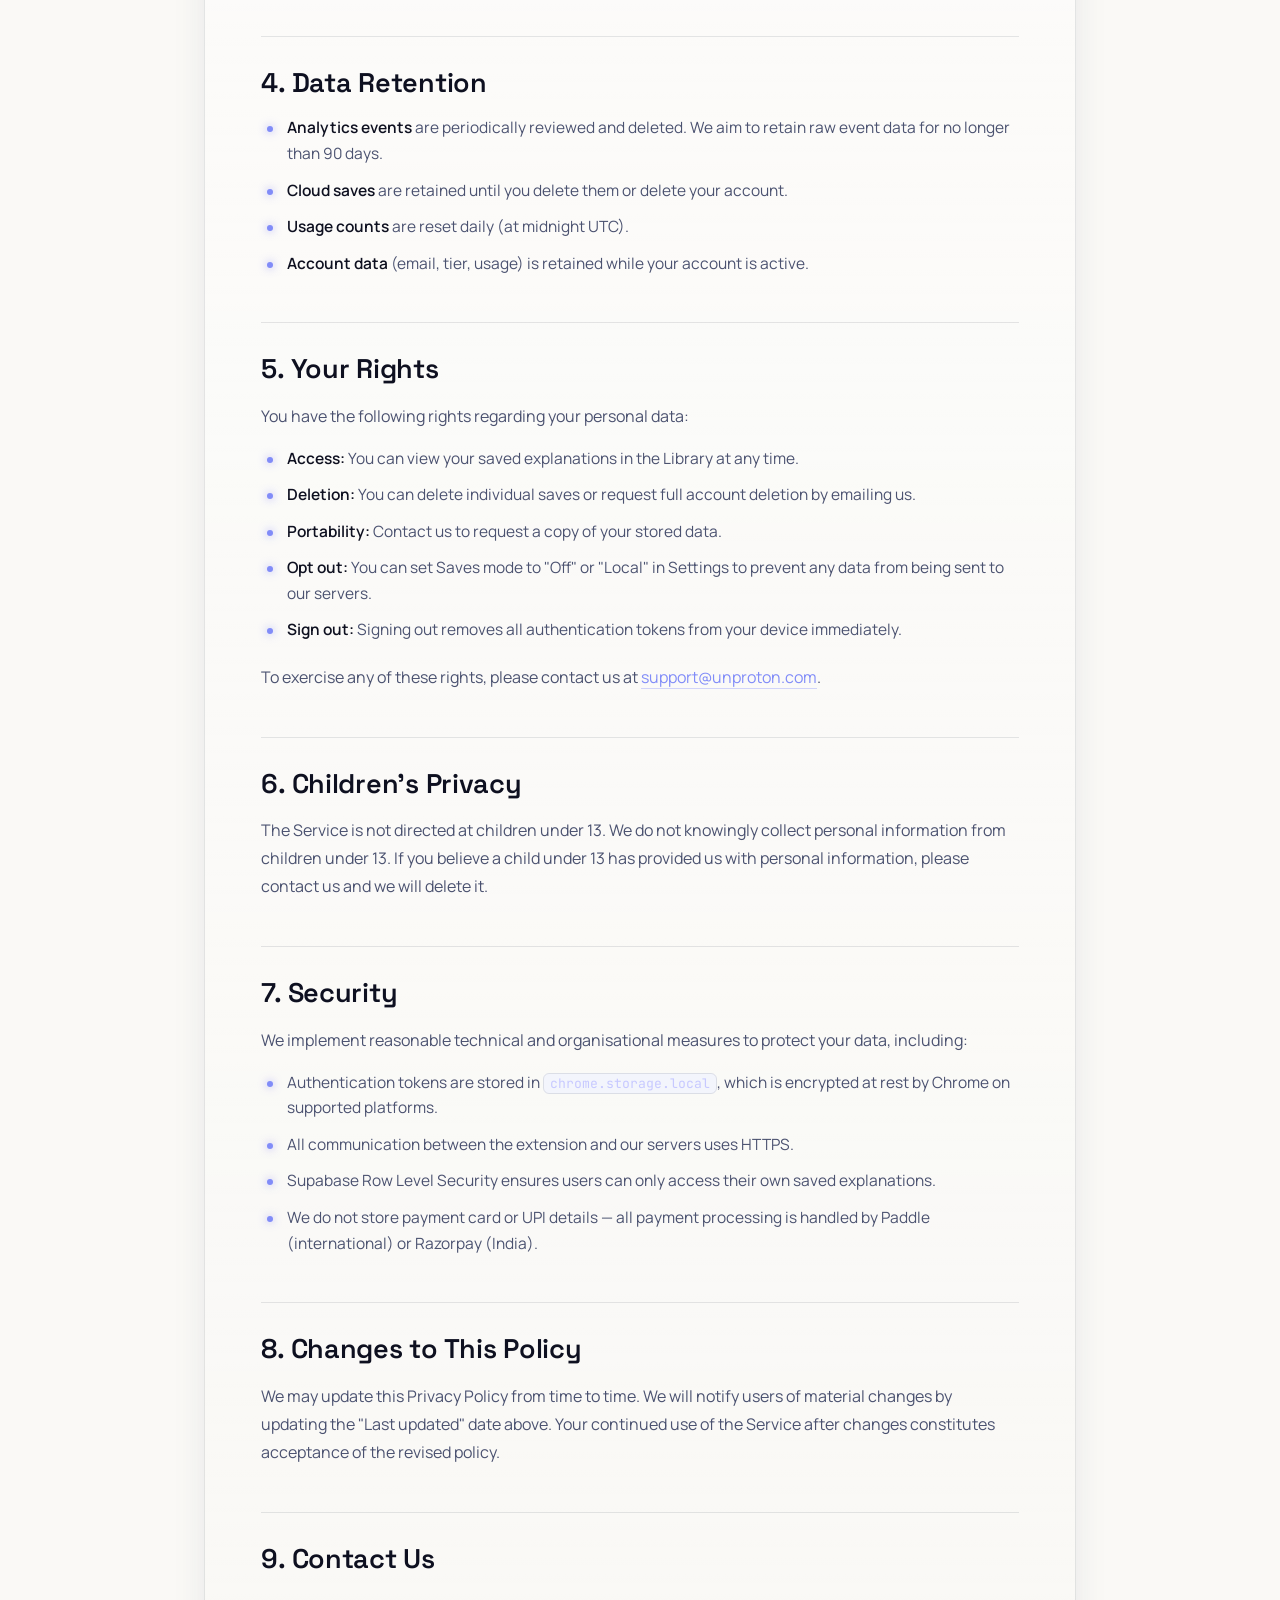
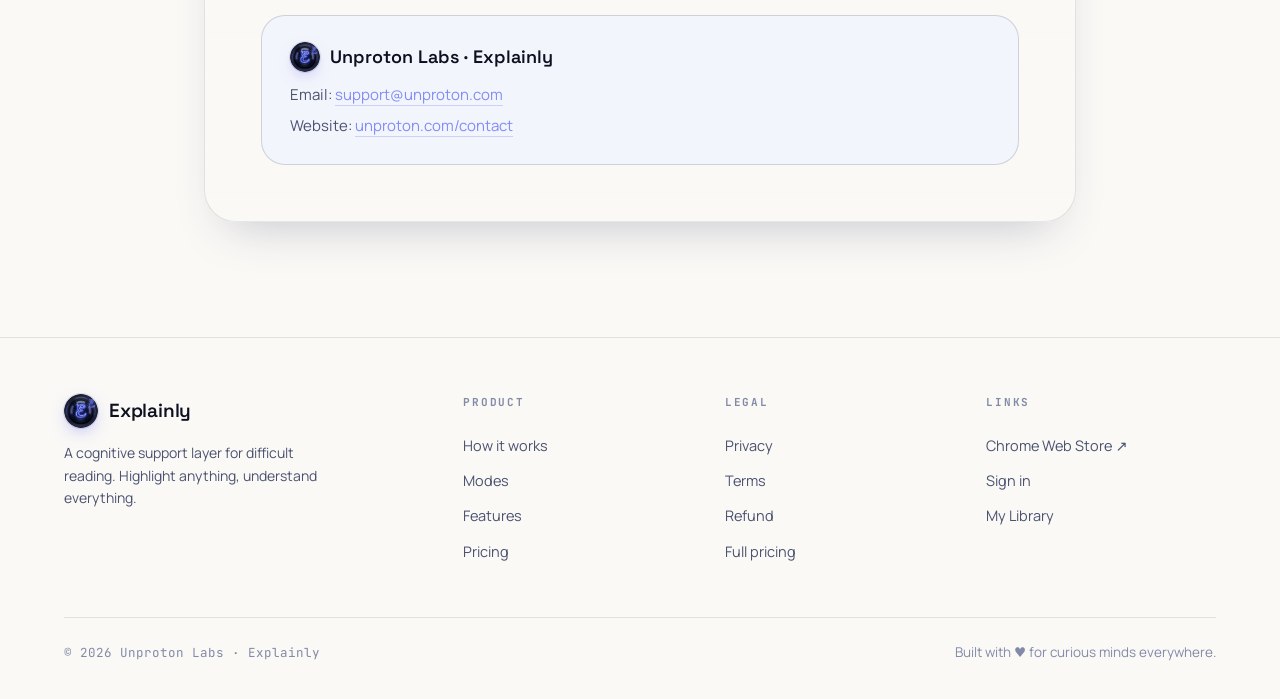
<file: privacy.html>
<!DOCTYPE html>
<html lang="en" data-theme="dark" data-accent="indigo" data-font="techy">
<head>
  <meta charset="UTF-8" />
  <link rel="icon" href="/icons/icon-192.png" type="image/png" />
  <meta name="viewport" content="width=device-width, initial-scale=1" />
  <title>Privacy Policy — Explainly</title>
  <meta name="description" content="How Explainly collects, uses, and protects your information when you use the Chrome extension and website." />
  <link rel="preconnect" href="https://fonts.googleapis.com" />
  <link rel="preconnect" href="https://fonts.gstatic.com" crossorigin />
  <link href="https://fonts.googleapis.com/css2?family=Space+Grotesk:wght@400;500;600;700&family=Manrope:wght@400;500;600;700;800&family=JetBrains+Mono:wght@400;500;600&family=Bricolage+Grotesque:opsz,wght@12..96,500;12..96,600;12..96,700&family=Sora:wght@500;600;700&display=swap" rel="stylesheet" />
  <link rel="stylesheet" href="/css/landing.css" />
  <link rel="stylesheet" href="/css/legal.css" />
</head>
<body>
<canvas id="starfield"></canvas>
<div class="bg-aura"></div>

<!-- HEADER -->
<header>
  <div class="wrap nav">
    <a class="brand" href="/" aria-label="Explainly home">
      <img class="logo" src="/icons/logo-indigo.png" alt="Explainly logo" />
      <span>Explainly</span>
    </a>
    <nav class="nav-links" id="navLinks">
      <a href="/#how">How it works</a>
      <a href="/#modes">Modes</a>
      <a href="/#features">Features</a>
      <a href="/#pricing">Pricing</a>
    </nav>
    <div class="nav-right">
      <a class="nav-signin" id="nav-signin" href="/app/login.html">Sign in</a>
      <button class="theme-btn" id="themeToggle" aria-label="Toggle dark / light mode">
        <svg class="ic-moon" viewBox="0 0 24 24" fill="none"><path d="M21 12.8A9 9 0 1 1 11.2 3a7 7 0 0 0 9.8 9.8Z" stroke="currentColor" stroke-width="1.8" stroke-linejoin="round"/></svg>
        <svg class="ic-sun" viewBox="0 0 24 24" fill="none"><circle cx="12" cy="12" r="4.2" stroke="currentColor" stroke-width="1.8"/><path d="M12 2.5v2.2M12 19.3v2.2M21.5 12h-2.2M4.7 12H2.5M18.7 5.3l-1.6 1.6M6.9 17.1l-1.6 1.6M18.7 18.7l-1.6-1.6M6.9 6.9 5.3 5.3" stroke="currentColor" stroke-width="1.8" stroke-linecap="round"/></svg>
      </button>
      <a class="btn btn-primary btn-sm" href="https://chromewebstore.google.com/detail/explainly/fbajmbncecpiklnaekpfpkcmieimfcpb" target="_blank" rel="noopener">
        <svg viewBox="0 0 24 24" fill="none"><circle cx="12" cy="12" r="9" stroke="currentColor" stroke-width="1.8"/><circle cx="12" cy="12" r="3.2" stroke="currentColor" stroke-width="1.8"/><path d="M12 8.8h8M9.1 13.5 5 20.4M14.9 13.5 19 20.4" stroke="currentColor" stroke-width="1.8" stroke-linecap="round"/></svg>
        Add to Chrome
      </a>
      <button class="menu-btn" id="menuBtn" aria-label="Menu">
        <svg viewBox="0 0 24 24" fill="none"><path d="M4 7h16M4 12h16M4 17h16" stroke="currentColor" stroke-width="2" stroke-linecap="round"/></svg>
      </button>
    </div>
  </div>
</header>

<main class="legal-main">
  <!-- TITLE -->
  <div class="legal-hero">
    <span class="eyebrow">Legal</span>
    <h1>Privacy Policy</h1>
    <p class="lead">How Unproton Labs collects, uses, and protects your information when you use Explainly.</p>
    <span class="legal-updated"><span class="dot"></span>Last updated: 29 May 2025</span>
    <nav class="legal-tabs" aria-label="Legal pages">
      <a href="/privacy.html" aria-current="page">Privacy Policy</a>
      <a href="/terms.html">Terms of Service</a>
      <a href="/refund.html">Refund Policy</a>
    </nav>
  </div>

  <!-- DOCUMENT -->
  <div class="legal-shell">
    <article class="legal-card">
      <div class="legal-note">
        <span class="ic"><svg viewBox="0 0 24 24" fill="none"><path d="M12 3 4 6v6c0 4.5 3.2 7.6 8 9 4.8-1.4 8-4.5 8-9V6l-8-3Z" stroke="currentColor" stroke-width="1.8" stroke-linejoin="round"/><path d="M9 12l2 2 4-4" stroke="currentColor" stroke-width="1.8" stroke-linecap="round" stroke-linejoin="round"/></svg></span>
        <span><strong>Privacy summary:</strong> Explainly does not log or store the text you select on any server. No browsing history or page URLs are stored server-side. Anonymous users send only selected text to the AI backend for processing — this text is never saved.</span>
      </div>

      <p>This Privacy Policy describes how Unproton Labs ("we", "us", or "our"), the developer of Explainly, collects, uses, and protects information when you use the Explainly Chrome extension and website.</p>

      <h2>1. Information We Collect</h2>

      <h3>1.1 Anonymous / Guest Users (No Account)</h3>
      <p>If you use Explainly without signing in:</p>
      <ul>
        <li>The text you select and surrounding context (up to 600 characters) is sent to our AI backend to generate an explanation. <strong>This text is not stored on any server.</strong></li>
        <li>No page URLs, no browsing history, and no personal information are transmitted or stored.</li>
        <li>An anonymous usage counter (<code>anon_count</code>) is stored locally in your browser via <code>chrome.storage.local</code>. It never leaves your device.</li>
        <li>Anonymous usage events (e.g., explanation mode, selection length) may be collected for aggregate analytics. These events do not include the selected text or your identity.</li>
      </ul>

      <h3>1.2 Signed-In Users (Google Account)</h3>
      <p>If you sign in with Google:</p>
      <ul>
        <li><strong>Email address:</strong> Stored in our Supabase database to identify your account and track usage limits.</li>
        <li><strong>Google OAuth ID:</strong> The Supabase user ID linked to your Google account (used for authentication only).</li>
        <li><strong>Daily usage counts:</strong> How many explanations you have requested today (general, Deep mode, Why? mode) — stored to enforce free-tier limits and display your usage bar.</li>
        <li><strong>Subscription tier:</strong> Whether your account is "free", "pro", or "premium" — stored to determine your access level and usage limits.</li>
        <li><strong>Selected text:</strong> Still not stored unless you explicitly save an explanation (see Section 1.3).</li>
      </ul>

      <h3>1.3 Saved Explanations (Cloud Saves)</h3>
      <p>If you use the cloud save feature:</p>
      <ul>
        <li>The selected text, AI-generated explanation, mode, source page URL, source domain, and page title are stored in Supabase under your account.</li>
        <li>These saves are private to your account and are not shared with any third parties.</li>
        <li>Cloud saves require a Pro or Premium subscription. Free users can use "Local" saves mode, which stores explanations only on your device and never on our servers.</li>
        <li>You can delete any saved explanation at any time from the Library.</li>
      </ul>

      <h3>1.4 Local Storage (On Your Device)</h3>
      <p>Explainly stores the following data locally in your browser using <code>chrome.storage.local</code>. This data never leaves your device unless explicitly noted:</p>
      <ul>
        <li>Your preferences: theme, trigger mode, layout, font size, popup position, etc.</li>
        <li>Your authentication tokens (Supabase JWT and refresh token) — encrypted at rest by Chrome on supported OS configurations.</li>
        <li>Local save library (if you use "Local" saves mode instead of "Cloud" — max 50 entries, stored only on this device).</li>
        <li>Usage cache for instant display of your daily usage count without a network request.</li>
      </ul>

      <h2>2. How We Use Your Information</h2>
      <ul>
        <li><strong>To provide the Service:</strong> Sending selected text to AI providers to generate explanations.</li>
        <li><strong>To manage accounts:</strong> Storing your email and usage counts to enforce tier limits and display your account dashboard.</li>
        <li><strong>To process payments:</strong> Passing payment verification to our payment processors — Paddle (international) and Razorpay (India) — to upgrade your account.</li>
        <li><strong>To improve the Service:</strong> Aggregate, anonymised analytics events (e.g., mode usage, error rates, provider performance) to understand how the extension is used and fix issues.</li>
        <li><strong>To communicate with you:</strong> We may use your email to send important account-related notices (not for marketing unless you opt in).</li>
      </ul>

      <h2>3. Third-Party Services</h2>
      <p>Explainly uses the following third-party services:</p>
      <ul>
        <li><strong>Google Gemini AI</strong> — Primary AI provider. Your selected text is sent to Google's Gemini API to generate explanations. See <a href="https://policies.google.com/privacy" target="_blank" rel="noopener">Google's Privacy Policy</a>.</li>
        <li><strong>Groq</strong> — Fallback AI provider (used if Gemini is unavailable). See <a href="https://groq.com/privacy-policy/" target="_blank" rel="noopener">Groq's Privacy Policy</a>.</li>
        <li><strong>Supabase</strong> — Database and authentication. Your email, usage counts, and cloud saves (if enabled) are stored here. See <a href="https://supabase.com/privacy" target="_blank" rel="noopener">Supabase's Privacy Policy</a>.</li>
        <li><strong>Google OAuth</strong> — Used for sign-in. No passwords are handled by Explainly. See <a href="https://policies.google.com/privacy" target="_blank" rel="noopener">Google's Privacy Policy</a>.</li>
        <li><strong>Paddle</strong> — Payment processor (Merchant of Record) for international users. Handles subscription payments, refunds, and tax. Explainly does not store your card details. See <a href="https://www.paddle.com/legal/privacy" target="_blank" rel="noopener">Paddle's Privacy Policy</a>.</li>
        <li><strong>Razorpay</strong> — Payment processor for Indian users (UPI, cards, net banking). Handles subscription payments for users in India. Explainly does not store your card or UPI details. See <a href="https://razorpay.com/privacy/" target="_blank" rel="noopener">Razorpay's Privacy Policy</a>.</li>
        <li><strong>dictionaryapi.dev</strong> — Free public dictionary API used for single-word Normal-mode lookups. No personal data is sent.</li>
        <li><strong>Vercel</strong> — Hosts the Explainly backend API. See <a href="https://vercel.com/legal/privacy-policy" target="_blank" rel="noopener">Vercel's Privacy Policy</a>.</li>
      </ul>

      <h2>4. Data Retention</h2>
      <ul>
        <li><strong>Analytics events</strong> are periodically reviewed and deleted. We aim to retain raw event data for no longer than 90 days.</li>
        <li><strong>Cloud saves</strong> are retained until you delete them or delete your account.</li>
        <li><strong>Usage counts</strong> are reset daily (at midnight UTC).</li>
        <li><strong>Account data</strong> (email, tier, usage) is retained while your account is active.</li>
      </ul>

      <h2>5. Your Rights</h2>
      <p>You have the following rights regarding your personal data:</p>
      <ul>
        <li><strong>Access:</strong> You can view your saved explanations in the Library at any time.</li>
        <li><strong>Deletion:</strong> You can delete individual saves or request full account deletion by emailing us.</li>
        <li><strong>Portability:</strong> Contact us to request a copy of your stored data.</li>
        <li><strong>Opt out:</strong> You can set Saves mode to "Off" or "Local" in Settings to prevent any data from being sent to our servers.</li>
        <li><strong>Sign out:</strong> Signing out removes all authentication tokens from your device immediately.</li>
      </ul>
      <p>To exercise any of these rights, please contact us at <a href="mailto:support@unproton.com">support@unproton.com</a>.</p>

      <h2>6. Children's Privacy</h2>
      <p>The Service is not directed at children under 13. We do not knowingly collect personal information from children under 13. If you believe a child under 13 has provided us with personal information, please contact us and we will delete it.</p>

      <h2>7. Security</h2>
      <p>We implement reasonable technical and organisational measures to protect your data, including:</p>
      <ul>
        <li>Authentication tokens are stored in <code>chrome.storage.local</code>, which is encrypted at rest by Chrome on supported platforms.</li>
        <li>All communication between the extension and our servers uses HTTPS.</li>
        <li>Supabase Row Level Security ensures users can only access their own saved explanations.</li>
        <li>We do not store payment card or UPI details — all payment processing is handled by Paddle (international) or Razorpay (India).</li>
      </ul>

      <h2>8. Changes to This Policy</h2>
      <p>We may update this Privacy Policy from time to time. We will notify users of material changes by updating the "Last updated" date above. Your continued use of the Service after changes constitutes acceptance of the revised policy.</p>

      <h2>9. Contact Us</h2>
      <div class="legal-contact">
        <span class="lc-name"><img src="/icons/logo-indigo.png" alt="" />Unproton Labs · Explainly</span>
        <span>Email: <a href="mailto:support@unproton.com">support@unproton.com</a></span>
        <span>Website: <a href="https://unproton.com/contact">unproton.com/contact</a></span>
      </div>
    </article>
  </div>
</main>

<!-- FOOTER -->
<footer>
  <div class="wrap">
    <div class="foot-grid">
      <div class="foot-brand">
        <a class="brand" href="/"><img class="logo" src="/icons/logo-indigo.png" alt="Explainly" /><span>Explainly</span></a>
        <p>A cognitive support layer for difficult reading. Highlight anything, understand everything.</p>
      </div>
      <div class="foot-col">
        <h4>Product</h4>
        <a href="/#how">How it works</a>
        <a href="/#modes">Modes</a>
        <a href="/#features">Features</a>
        <a href="/#pricing">Pricing</a>
      </div>
      <div class="foot-col">
        <h4>Legal</h4>
        <a href="/privacy.html">Privacy</a>
        <a href="/terms.html">Terms</a>
        <a href="/refund.html">Refund</a>
        <a href="/pricing.html">Full pricing</a>
      </div>
      <div class="foot-col">
        <h4>Links</h4>
        <a href="https://chromewebstore.google.com/detail/explainly/fbajmbncecpiklnaekpfpkcmieimfcpb" target="_blank" rel="noopener">Chrome Web Store ↗</a>
        <a href="/app/login.html" id="foot-signin">Sign in</a>
        <a href="/app/library.html">My Library</a>
      </div>
    </div>
    <div class="foot-bottom">
      <span class="made">© 2026 Unproton Labs · Explainly</span>
      <span>Built with ♥ for curious minds everywhere.</span>
    </div>
  </div>
</footer>

<script src="/js/landing.js"></script>
</body>
</html>
</file>
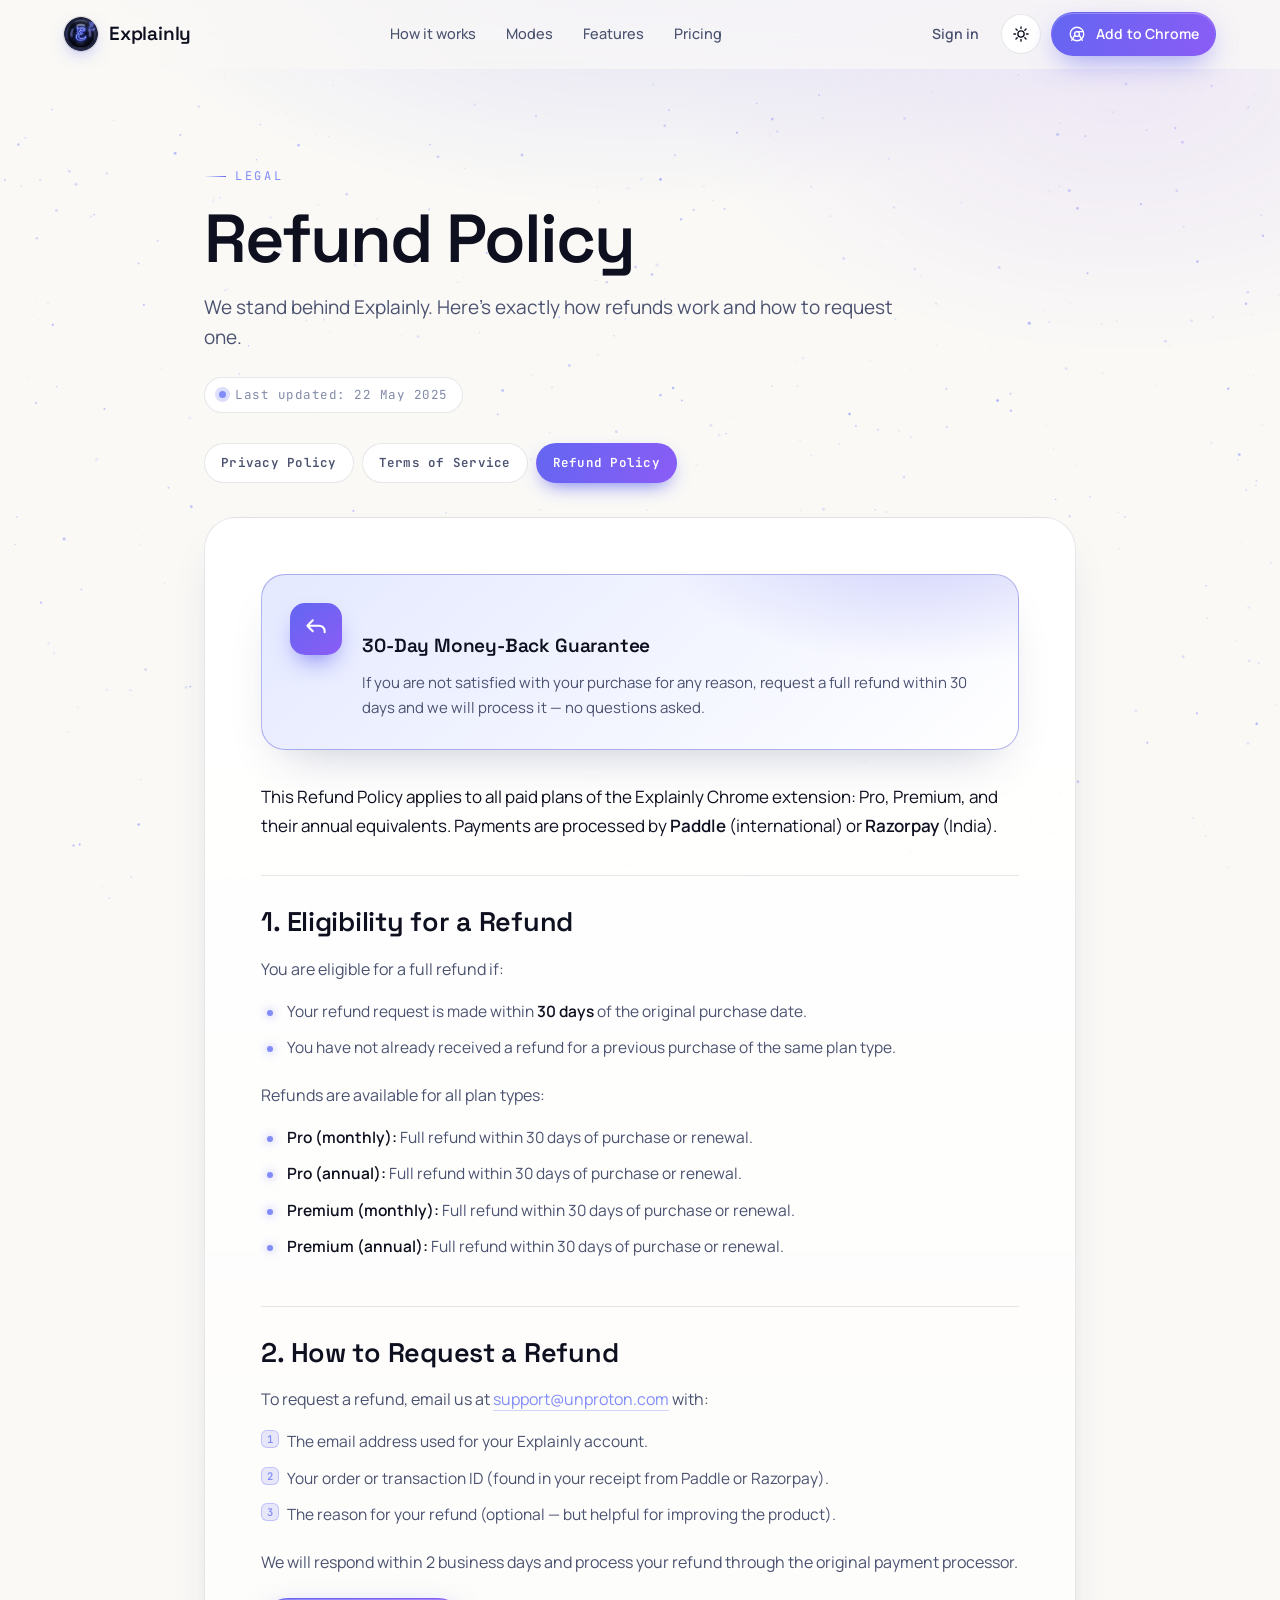
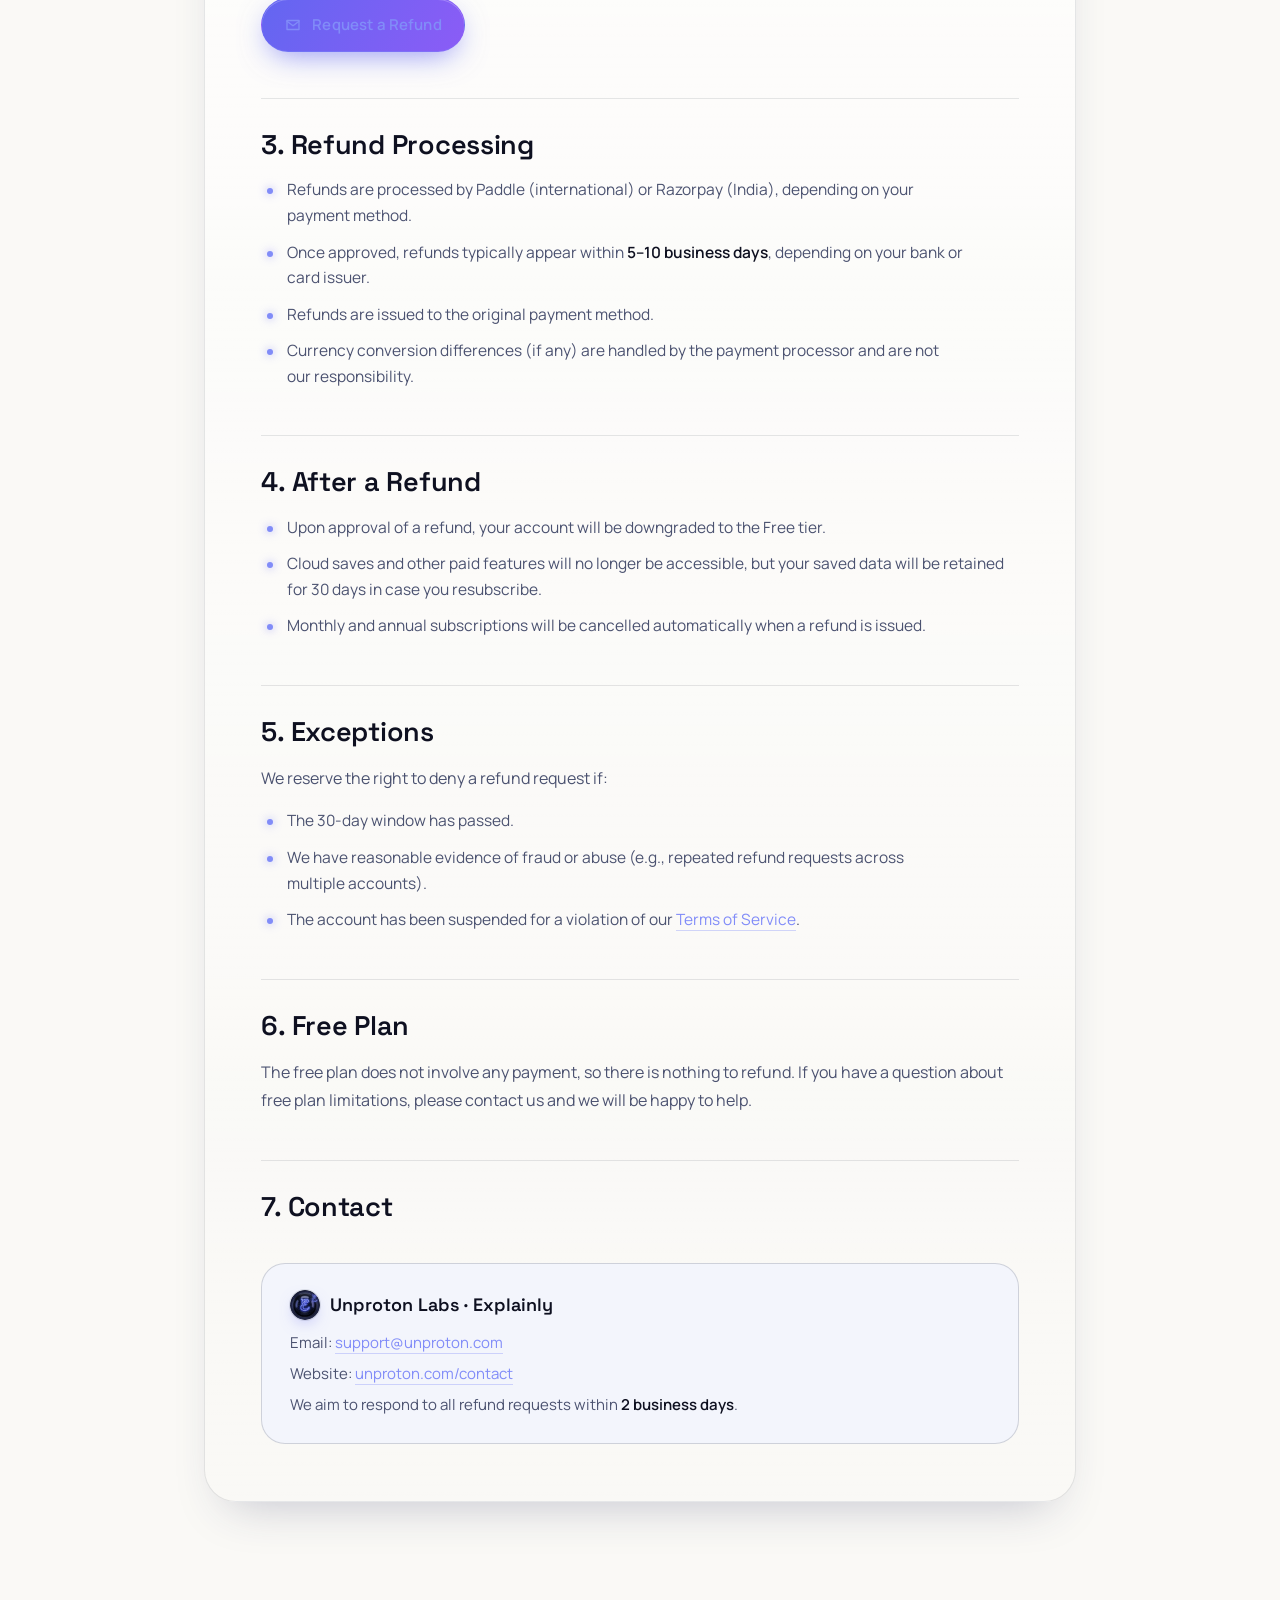
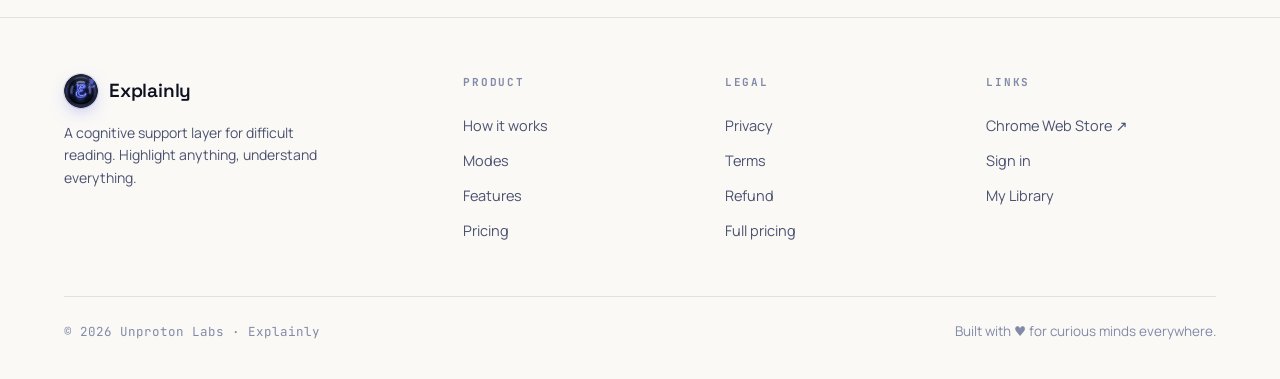
<file: refund.html>
<!DOCTYPE html>
<html lang="en" data-theme="dark" data-accent="indigo" data-font="techy">
<head>
  <meta charset="UTF-8" />
  <link rel="icon" href="/icons/icon-192.png" type="image/png" />
  <meta name="viewport" content="width=device-width, initial-scale=1" />
  <title>Refund Policy — Explainly</title>
  <meta name="description" content="Explainly's 30-day money-back guarantee and how to request a refund." />
  <link rel="preconnect" href="https://fonts.googleapis.com" />
  <link rel="preconnect" href="https://fonts.gstatic.com" crossorigin />
  <link href="https://fonts.googleapis.com/css2?family=Space+Grotesk:wght@400;500;600;700&family=Manrope:wght@400;500;600;700;800&family=JetBrains+Mono:wght@400;500;600&family=Bricolage+Grotesque:opsz,wght@12..96,500;12..96,600;12..96,700&family=Sora:wght@500;600;700&display=swap" rel="stylesheet" />
  <link rel="stylesheet" href="/css/landing.css" />
  <link rel="stylesheet" href="/css/legal.css" />
</head>
<body>
<canvas id="starfield"></canvas>
<div class="bg-aura"></div>

<!-- HEADER -->
<header>
  <div class="wrap nav">
    <a class="brand" href="/" aria-label="Explainly home">
      <img class="logo" src="/icons/logo-indigo.png" alt="Explainly logo" />
      <span>Explainly</span>
    </a>
    <nav class="nav-links" id="navLinks">
      <a href="/#how">How it works</a>
      <a href="/#modes">Modes</a>
      <a href="/#features">Features</a>
      <a href="/#pricing">Pricing</a>
    </nav>
    <div class="nav-right">
      <a class="nav-signin" id="nav-signin" href="/app/login.html">Sign in</a>
      <button class="theme-btn" id="themeToggle" aria-label="Toggle dark / light mode">
        <svg class="ic-moon" viewBox="0 0 24 24" fill="none"><path d="M21 12.8A9 9 0 1 1 11.2 3a7 7 0 0 0 9.8 9.8Z" stroke="currentColor" stroke-width="1.8" stroke-linejoin="round"/></svg>
        <svg class="ic-sun" viewBox="0 0 24 24" fill="none"><circle cx="12" cy="12" r="4.2" stroke="currentColor" stroke-width="1.8"/><path d="M12 2.5v2.2M12 19.3v2.2M21.5 12h-2.2M4.7 12H2.5M18.7 5.3l-1.6 1.6M6.9 17.1l-1.6 1.6M18.7 18.7l-1.6-1.6M6.9 6.9 5.3 5.3" stroke="currentColor" stroke-width="1.8" stroke-linecap="round"/></svg>
      </button>
      <a class="btn btn-primary btn-sm" href="https://chromewebstore.google.com/detail/explainly/fbajmbncecpiklnaekpfpkcmieimfcpb" target="_blank" rel="noopener">
        <svg viewBox="0 0 24 24" fill="none"><circle cx="12" cy="12" r="9" stroke="currentColor" stroke-width="1.8"/><circle cx="12" cy="12" r="3.2" stroke="currentColor" stroke-width="1.8"/><path d="M12 8.8h8M9.1 13.5 5 20.4M14.9 13.5 19 20.4" stroke="currentColor" stroke-width="1.8" stroke-linecap="round"/></svg>
        Add to Chrome
      </a>
      <button class="menu-btn" id="menuBtn" aria-label="Menu">
        <svg viewBox="0 0 24 24" fill="none"><path d="M4 7h16M4 12h16M4 17h16" stroke="currentColor" stroke-width="2" stroke-linecap="round"/></svg>
      </button>
    </div>
  </div>
</header>

<main class="legal-main">
  <!-- TITLE -->
  <div class="legal-hero">
    <span class="eyebrow">Legal</span>
    <h1>Refund Policy</h1>
    <p class="lead">We stand behind Explainly. Here's exactly how refunds work and how to request one.</p>
    <span class="legal-updated"><span class="dot"></span>Last updated: 22 May 2025</span>
    <nav class="legal-tabs" aria-label="Legal pages">
      <a href="/privacy.html">Privacy Policy</a>
      <a href="/terms.html">Terms of Service</a>
      <a href="/refund.html" aria-current="page">Refund Policy</a>
    </nav>
  </div>

  <!-- DOCUMENT -->
  <div class="legal-shell">
    <article class="legal-card">
      <div class="legal-guarantee">
        <span class="g-ic">
          <svg viewBox="0 0 24 24" fill="none"><path d="M9 14 4 9l5-5M4 9h11a5 5 0 0 1 5 5v1" stroke="currentColor" stroke-width="1.9" stroke-linecap="round" stroke-linejoin="round"/></svg>
        </span>
        <div>
          <h3>30-Day Money-Back Guarantee</h3>
          <p>If you are not satisfied with your purchase for any reason, request a full refund within 30 days and we will process it — no questions asked.</p>
        </div>
      </div>

      <p>This Refund Policy applies to all paid plans of the Explainly Chrome extension: Pro, Premium, and their annual equivalents. Payments are processed by <strong>Paddle</strong> (international) or <strong>Razorpay</strong> (India).</p>

      <h2>1. Eligibility for a Refund</h2>
      <p>You are eligible for a full refund if:</p>
      <ul>
        <li>Your refund request is made within <strong>30 days</strong> of the original purchase date.</li>
        <li>You have not already received a refund for a previous purchase of the same plan type.</li>
      </ul>
      <p>Refunds are available for all plan types:</p>
      <ul>
        <li><strong>Pro (monthly):</strong> Full refund within 30 days of purchase or renewal.</li>
        <li><strong>Pro (annual):</strong> Full refund within 30 days of purchase or renewal.</li>
        <li><strong>Premium (monthly):</strong> Full refund within 30 days of purchase or renewal.</li>
        <li><strong>Premium (annual):</strong> Full refund within 30 days of purchase or renewal.</li>
      </ul>

      <h2>2. How to Request a Refund</h2>
      <p>To request a refund, email us at <a href="mailto:support@unproton.com">support@unproton.com</a> with:</p>
      <ol>
        <li>The email address used for your Explainly account.</li>
        <li>Your order or transaction ID (found in your receipt from Paddle or Razorpay).</li>
        <li>The reason for your refund (optional — but helpful for improving the product).</li>
      </ol>
      <p>We will respond within 2 business days and process your refund through the original payment processor.</p>
      <a class="btn btn-primary" href="mailto:support@unproton.com?subject=Refund%20Request%20-%20Explainly">
        <svg viewBox="0 0 24 24" fill="none"><path d="M4 6h16v12H4z" stroke="currentColor" stroke-width="1.8" stroke-linejoin="round"/><path d="m4 7 8 6 8-6" stroke="currentColor" stroke-width="1.8" stroke-linecap="round" stroke-linejoin="round"/></svg>
        Request a Refund
      </a>

      <h2>3. Refund Processing</h2>
      <ul>
        <li>Refunds are processed by Paddle (international) or Razorpay (India), depending on your payment method.</li>
        <li>Once approved, refunds typically appear within <strong>5–10 business days</strong>, depending on your bank or card issuer.</li>
        <li>Refunds are issued to the original payment method.</li>
        <li>Currency conversion differences (if any) are handled by the payment processor and are not our responsibility.</li>
      </ul>

      <h2>4. After a Refund</h2>
      <ul>
        <li>Upon approval of a refund, your account will be downgraded to the Free tier.</li>
        <li>Cloud saves and other paid features will no longer be accessible, but your saved data will be retained for 30 days in case you resubscribe.</li>
        <li>Monthly and annual subscriptions will be cancelled automatically when a refund is issued.</li>
      </ul>

      <h2>5. Exceptions</h2>
      <p>We reserve the right to deny a refund request if:</p>
      <ul>
        <li>The 30-day window has passed.</li>
        <li>We have reasonable evidence of fraud or abuse (e.g., repeated refund requests across multiple accounts).</li>
        <li>The account has been suspended for a violation of our <a href="/terms.html">Terms of Service</a>.</li>
      </ul>

      <h2>6. Free Plan</h2>
      <p>The free plan does not involve any payment, so there is nothing to refund. If you have a question about free plan limitations, please contact us and we will be happy to help.</p>

      <h2>7. Contact</h2>
      <div class="legal-contact">
        <span class="lc-name"><img src="/icons/logo-indigo.png" alt="" />Unproton Labs · Explainly</span>
        <span>Email: <a href="mailto:support@unproton.com">support@unproton.com</a></span>
        <span>Website: <a href="https://unproton.com/contact">unproton.com/contact</a></span>
        <span>We aim to respond to all refund requests within <strong>2 business days</strong>.</span>
      </div>
    </article>
  </div>
</main>

<!-- FOOTER -->
<footer>
  <div class="wrap">
    <div class="foot-grid">
      <div class="foot-brand">
        <a class="brand" href="/"><img class="logo" src="/icons/logo-indigo.png" alt="Explainly" /><span>Explainly</span></a>
        <p>A cognitive support layer for difficult reading. Highlight anything, understand everything.</p>
      </div>
      <div class="foot-col">
        <h4>Product</h4>
        <a href="/#how">How it works</a>
        <a href="/#modes">Modes</a>
        <a href="/#features">Features</a>
        <a href="/#pricing">Pricing</a>
      </div>
      <div class="foot-col">
        <h4>Legal</h4>
        <a href="/privacy.html">Privacy</a>
        <a href="/terms.html">Terms</a>
        <a href="/refund.html">Refund</a>
        <a href="/pricing.html">Full pricing</a>
      </div>
      <div class="foot-col">
        <h4>Links</h4>
        <a href="https://chromewebstore.google.com/detail/explainly/fbajmbncecpiklnaekpfpkcmieimfcpb" target="_blank" rel="noopener">Chrome Web Store ↗</a>
        <a href="/app/login.html" id="foot-signin">Sign in</a>
        <a href="/app/library.html">My Library</a>
      </div>
    </div>
    <div class="foot-bottom">
      <span class="made">© 2026 Unproton Labs · Explainly</span>
      <span>Built with ♥ for curious minds everywhere.</span>
    </div>
  </div>
</footer>

<script src="/js/landing.js"></script>
</body>
</html>
</file>
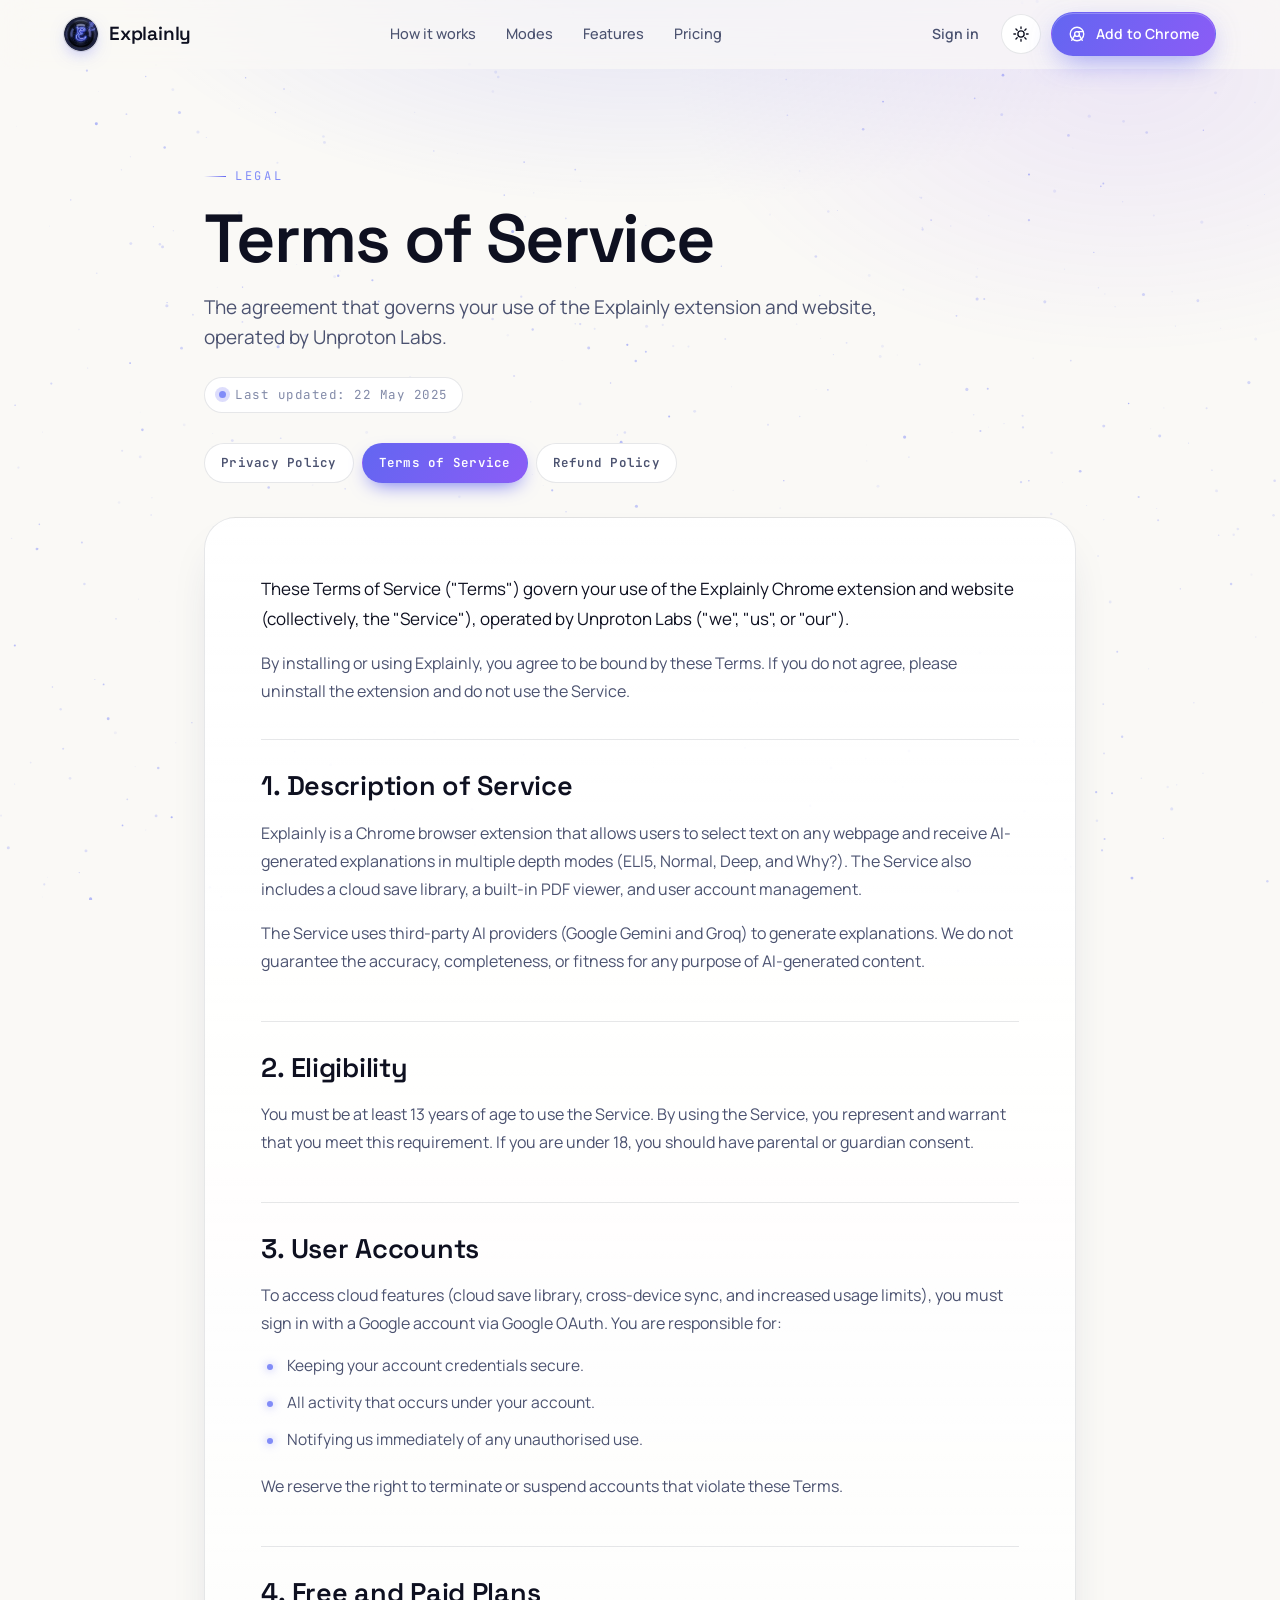
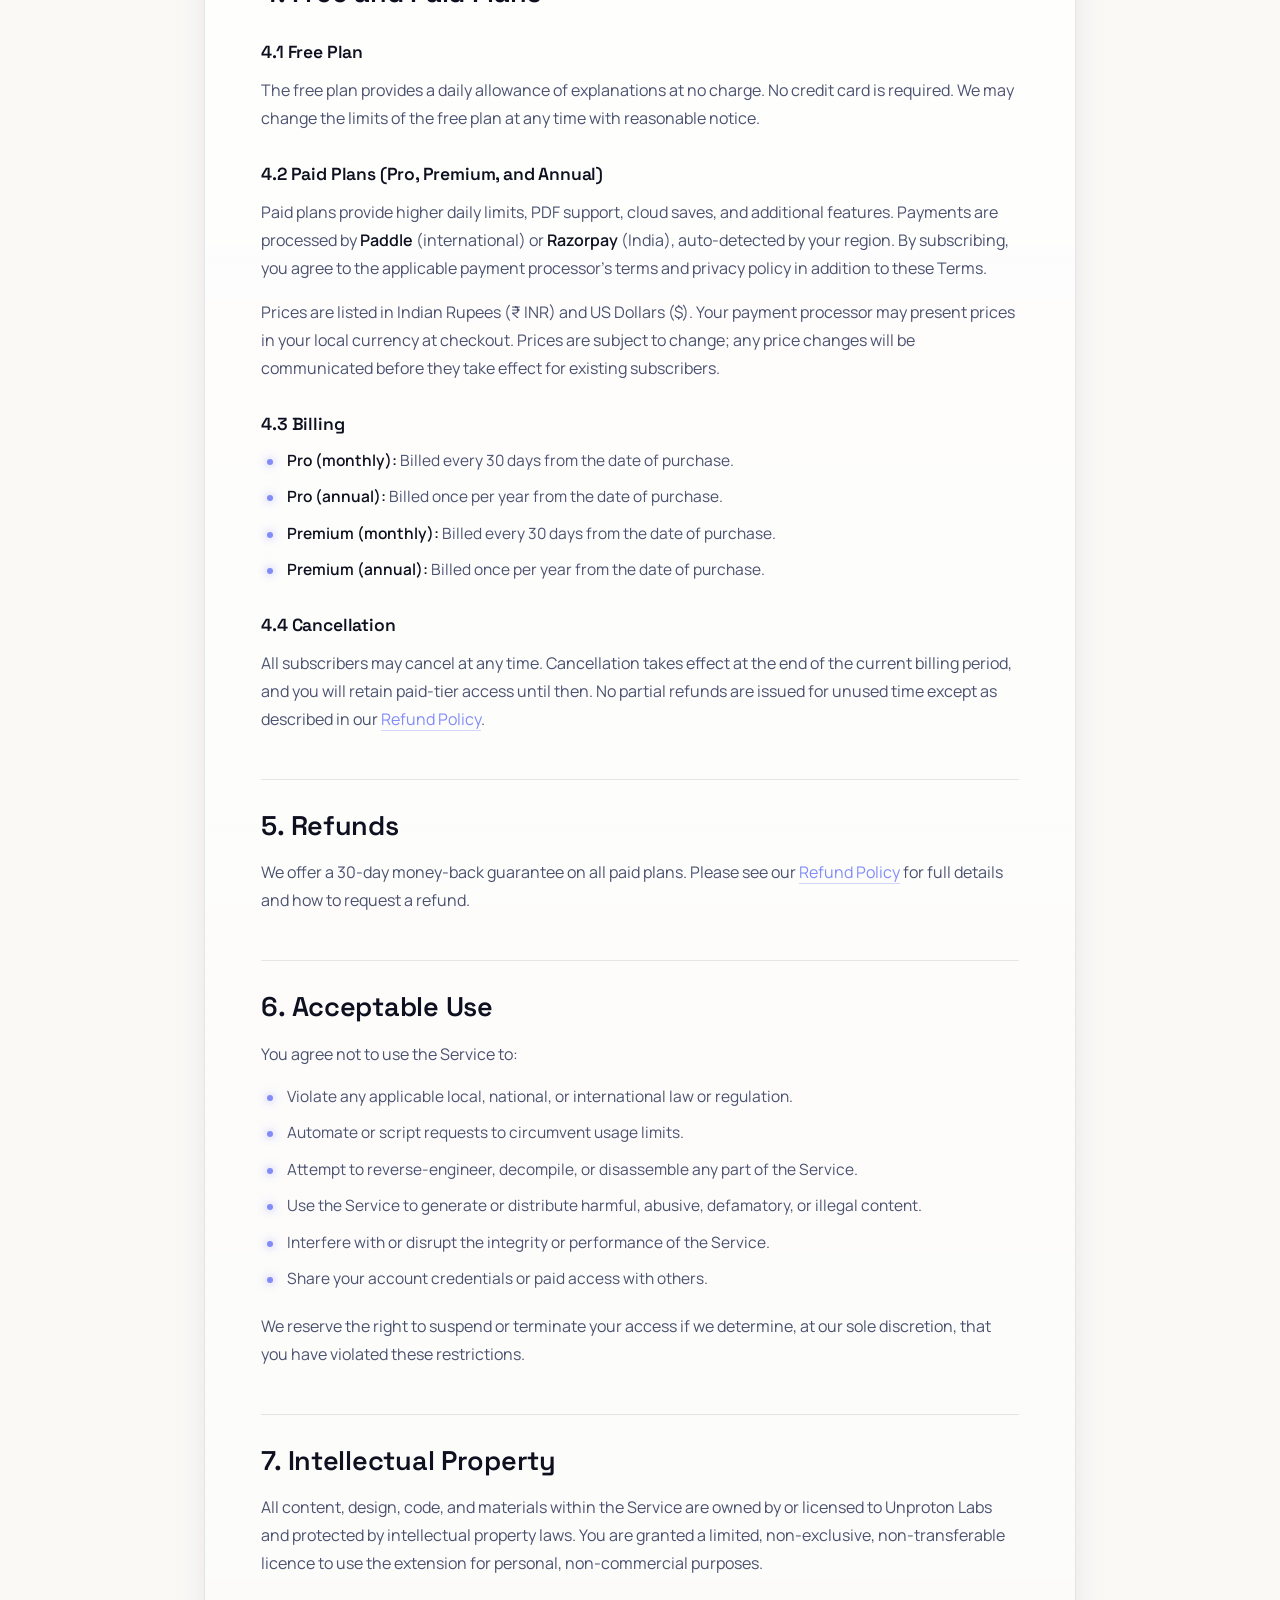
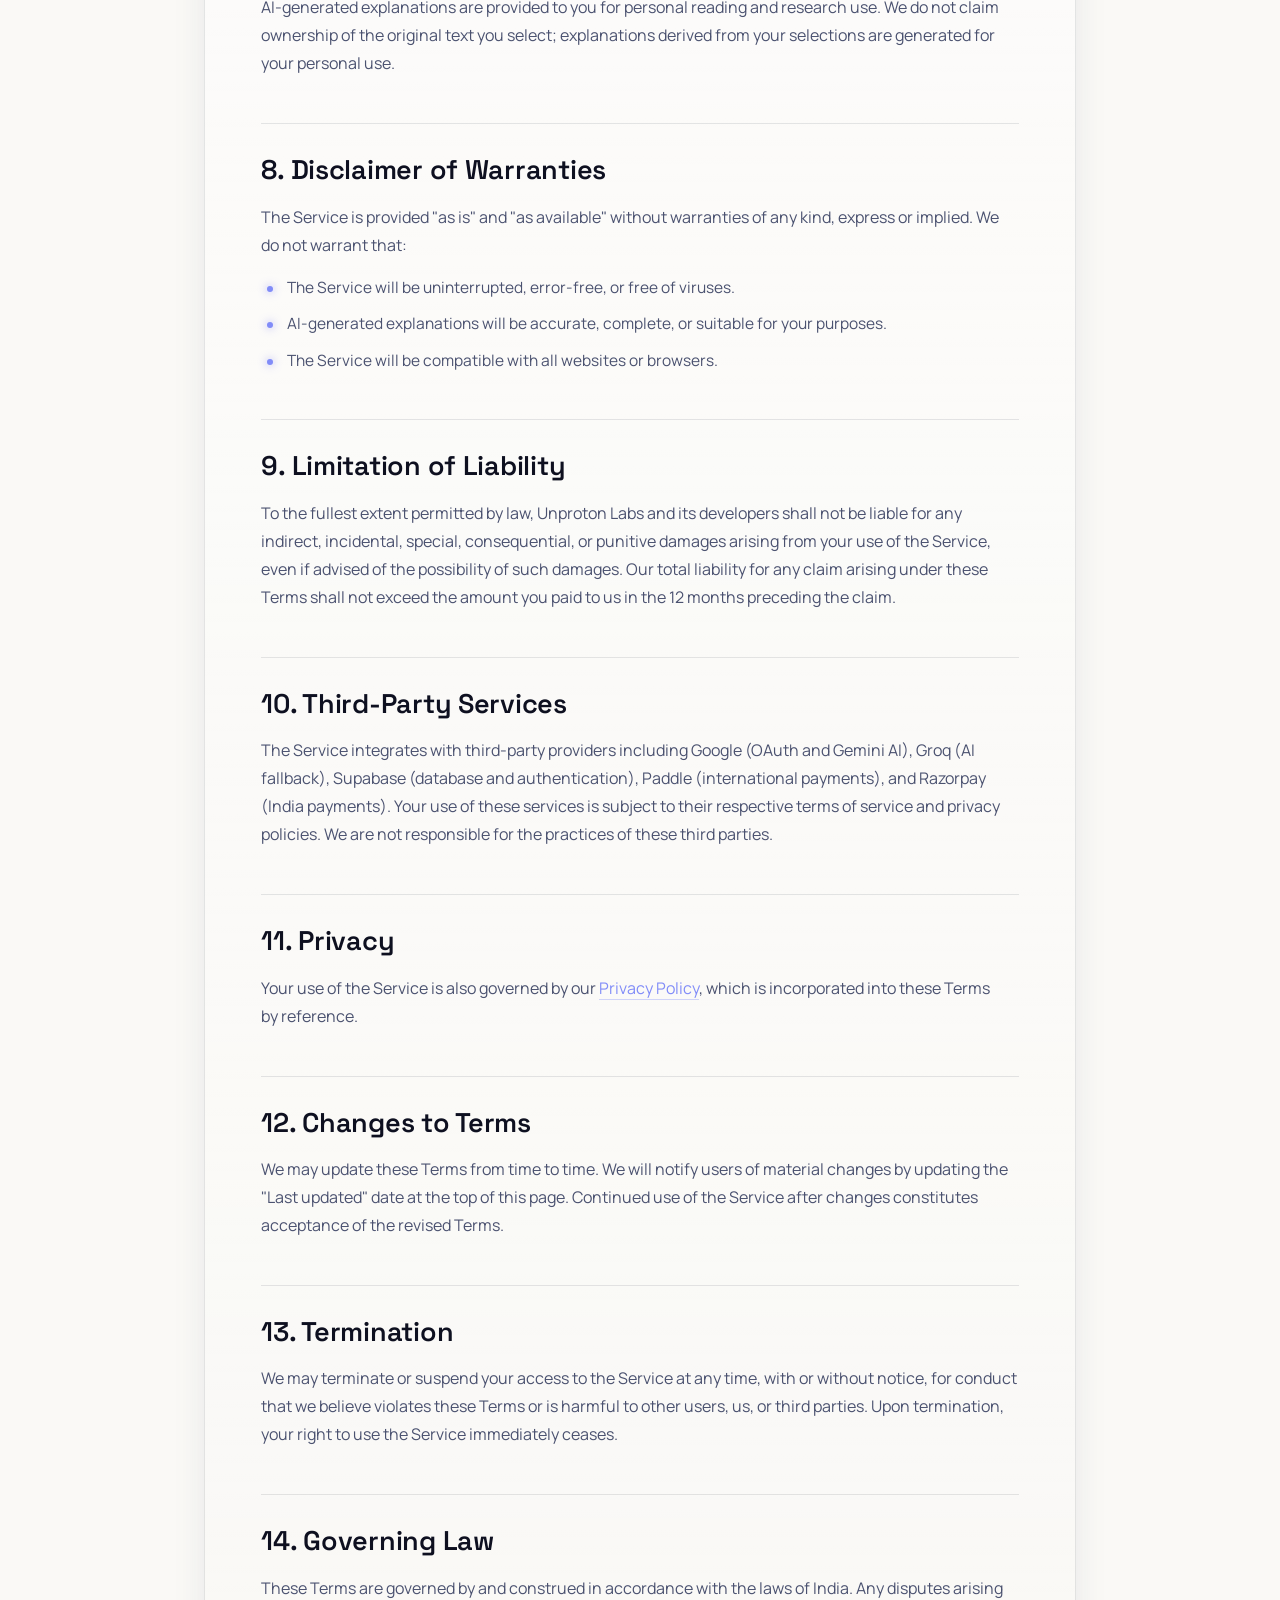
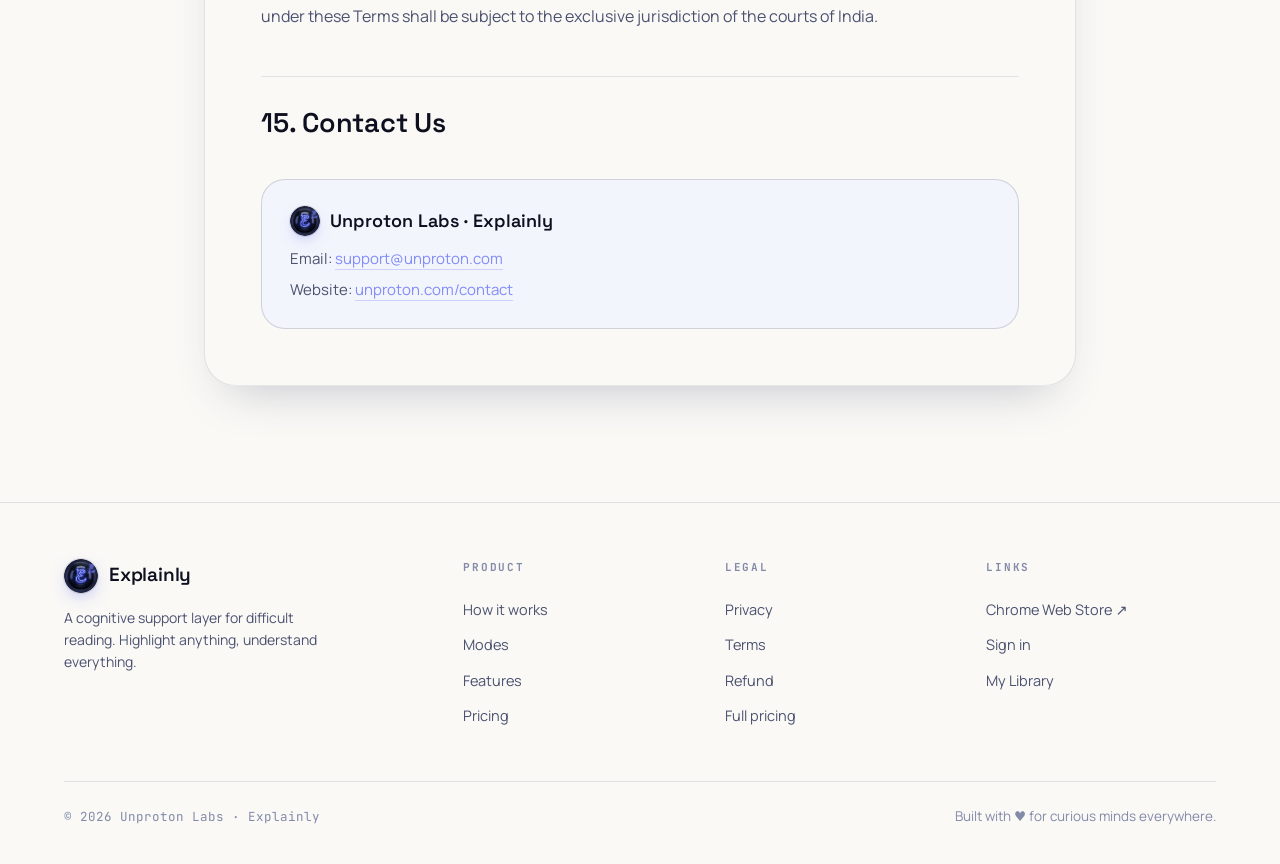
<file: terms.html>
<!DOCTYPE html>
<html lang="en" data-theme="dark" data-accent="indigo" data-font="techy">
<head>
  <meta charset="UTF-8" />
  <link rel="icon" href="/icons/icon-192.png" type="image/png" />
  <meta name="viewport" content="width=device-width, initial-scale=1" />
  <title>Terms of Service — Explainly</title>
  <meta name="description" content="The Terms of Service governing your use of the Explainly Chrome extension and website." />
  <link rel="preconnect" href="https://fonts.googleapis.com" />
  <link rel="preconnect" href="https://fonts.gstatic.com" crossorigin />
  <link href="https://fonts.googleapis.com/css2?family=Space+Grotesk:wght@400;500;600;700&family=Manrope:wght@400;500;600;700;800&family=JetBrains+Mono:wght@400;500;600&family=Bricolage+Grotesque:opsz,wght@12..96,500;12..96,600;12..96,700&family=Sora:wght@500;600;700&display=swap" rel="stylesheet" />
  <link rel="stylesheet" href="/css/landing.css" />
  <link rel="stylesheet" href="/css/legal.css" />
</head>
<body>
<canvas id="starfield"></canvas>
<div class="bg-aura"></div>

<!-- HEADER -->
<header>
  <div class="wrap nav">
    <a class="brand" href="/" aria-label="Explainly home">
      <img class="logo" src="/icons/logo-indigo.png" alt="Explainly logo" />
      <span>Explainly</span>
    </a>
    <nav class="nav-links" id="navLinks">
      <a href="/#how">How it works</a>
      <a href="/#modes">Modes</a>
      <a href="/#features">Features</a>
      <a href="/#pricing">Pricing</a>
    </nav>
    <div class="nav-right">
      <a class="nav-signin" id="nav-signin" href="/app/login.html">Sign in</a>
      <button class="theme-btn" id="themeToggle" aria-label="Toggle dark / light mode">
        <svg class="ic-moon" viewBox="0 0 24 24" fill="none"><path d="M21 12.8A9 9 0 1 1 11.2 3a7 7 0 0 0 9.8 9.8Z" stroke="currentColor" stroke-width="1.8" stroke-linejoin="round"/></svg>
        <svg class="ic-sun" viewBox="0 0 24 24" fill="none"><circle cx="12" cy="12" r="4.2" stroke="currentColor" stroke-width="1.8"/><path d="M12 2.5v2.2M12 19.3v2.2M21.5 12h-2.2M4.7 12H2.5M18.7 5.3l-1.6 1.6M6.9 17.1l-1.6 1.6M18.7 18.7l-1.6-1.6M6.9 6.9 5.3 5.3" stroke="currentColor" stroke-width="1.8" stroke-linecap="round"/></svg>
      </button>
      <a class="btn btn-primary btn-sm" href="https://chromewebstore.google.com/detail/explainly/fbajmbncecpiklnaekpfpkcmieimfcpb" target="_blank" rel="noopener">
        <svg viewBox="0 0 24 24" fill="none"><circle cx="12" cy="12" r="9" stroke="currentColor" stroke-width="1.8"/><circle cx="12" cy="12" r="3.2" stroke="currentColor" stroke-width="1.8"/><path d="M12 8.8h8M9.1 13.5 5 20.4M14.9 13.5 19 20.4" stroke="currentColor" stroke-width="1.8" stroke-linecap="round"/></svg>
        Add to Chrome
      </a>
      <button class="menu-btn" id="menuBtn" aria-label="Menu">
        <svg viewBox="0 0 24 24" fill="none"><path d="M4 7h16M4 12h16M4 17h16" stroke="currentColor" stroke-width="2" stroke-linecap="round"/></svg>
      </button>
    </div>
  </div>
</header>

<main class="legal-main">
  <!-- TITLE -->
  <div class="legal-hero">
    <span class="eyebrow">Legal</span>
    <h1>Terms of Service</h1>
    <p class="lead">The agreement that governs your use of the Explainly extension and website, operated by Unproton Labs.</p>
    <span class="legal-updated"><span class="dot"></span>Last updated: 22 May 2025</span>
    <nav class="legal-tabs" aria-label="Legal pages">
      <a href="/privacy.html">Privacy Policy</a>
      <a href="/terms.html" aria-current="page">Terms of Service</a>
      <a href="/refund.html">Refund Policy</a>
    </nav>
  </div>

  <!-- DOCUMENT -->
  <div class="legal-shell">
    <article class="legal-card">
      <p>These Terms of Service ("Terms") govern your use of the Explainly Chrome extension and website (collectively, the "Service"), operated by Unproton Labs ("we", "us", or "our").</p>
      <p>By installing or using Explainly, you agree to be bound by these Terms. If you do not agree, please uninstall the extension and do not use the Service.</p>

      <h2>1. Description of Service</h2>
      <p>Explainly is a Chrome browser extension that allows users to select text on any webpage and receive AI-generated explanations in multiple depth modes (ELI5, Normal, Deep, and Why?). The Service also includes a cloud save library, a built-in PDF viewer, and user account management.</p>
      <p>The Service uses third-party AI providers (Google Gemini and Groq) to generate explanations. We do not guarantee the accuracy, completeness, or fitness for any purpose of AI-generated content.</p>

      <h2>2. Eligibility</h2>
      <p>You must be at least 13 years of age to use the Service. By using the Service, you represent and warrant that you meet this requirement. If you are under 18, you should have parental or guardian consent.</p>

      <h2>3. User Accounts</h2>
      <p>To access cloud features (cloud save library, cross-device sync, and increased usage limits), you must sign in with a Google account via Google OAuth. You are responsible for:</p>
      <ul>
        <li>Keeping your account credentials secure.</li>
        <li>All activity that occurs under your account.</li>
        <li>Notifying us immediately of any unauthorised use.</li>
      </ul>
      <p>We reserve the right to terminate or suspend accounts that violate these Terms.</p>

      <h2>4. Free and Paid Plans</h2>
      <h3>4.1 Free Plan</h3>
      <p>The free plan provides a daily allowance of explanations at no charge. No credit card is required. We may change the limits of the free plan at any time with reasonable notice.</p>

      <h3>4.2 Paid Plans (Pro, Premium, and Annual)</h3>
      <p>Paid plans provide higher daily limits, PDF support, cloud saves, and additional features. Payments are processed by <strong>Paddle</strong> (international) or <strong>Razorpay</strong> (India), auto-detected by your region. By subscribing, you agree to the applicable payment processor's terms and privacy policy in addition to these Terms.</p>
      <p>Prices are listed in Indian Rupees (₹ INR) and US Dollars ($). Your payment processor may present prices in your local currency at checkout. Prices are subject to change; any price changes will be communicated before they take effect for existing subscribers.</p>

      <h3>4.3 Billing</h3>
      <ul>
        <li><strong>Pro (monthly):</strong> Billed every 30 days from the date of purchase.</li>
        <li><strong>Pro (annual):</strong> Billed once per year from the date of purchase.</li>
        <li><strong>Premium (monthly):</strong> Billed every 30 days from the date of purchase.</li>
        <li><strong>Premium (annual):</strong> Billed once per year from the date of purchase.</li>
      </ul>

      <h3>4.4 Cancellation</h3>
      <p>All subscribers may cancel at any time. Cancellation takes effect at the end of the current billing period, and you will retain paid-tier access until then. No partial refunds are issued for unused time except as described in our <a href="/refund.html">Refund Policy</a>.</p>

      <h2>5. Refunds</h2>
      <p>We offer a 30-day money-back guarantee on all paid plans. Please see our <a href="/refund.html">Refund Policy</a> for full details and how to request a refund.</p>

      <h2>6. Acceptable Use</h2>
      <p>You agree not to use the Service to:</p>
      <ul>
        <li>Violate any applicable local, national, or international law or regulation.</li>
        <li>Automate or script requests to circumvent usage limits.</li>
        <li>Attempt to reverse-engineer, decompile, or disassemble any part of the Service.</li>
        <li>Use the Service to generate or distribute harmful, abusive, defamatory, or illegal content.</li>
        <li>Interfere with or disrupt the integrity or performance of the Service.</li>
        <li>Share your account credentials or paid access with others.</li>
      </ul>
      <p>We reserve the right to suspend or terminate your access if we determine, at our sole discretion, that you have violated these restrictions.</p>

      <h2>7. Intellectual Property</h2>
      <p>All content, design, code, and materials within the Service are owned by or licensed to Unproton Labs and protected by intellectual property laws. You are granted a limited, non-exclusive, non-transferable licence to use the extension for personal, non-commercial purposes.</p>
      <p>AI-generated explanations are provided to you for personal reading and research use. We do not claim ownership of the original text you select; explanations derived from your selections are generated for your personal use.</p>

      <h2>8. Disclaimer of Warranties</h2>
      <p>The Service is provided "as is" and "as available" without warranties of any kind, express or implied. We do not warrant that:</p>
      <ul>
        <li>The Service will be uninterrupted, error-free, or free of viruses.</li>
        <li>AI-generated explanations will be accurate, complete, or suitable for your purposes.</li>
        <li>The Service will be compatible with all websites or browsers.</li>
      </ul>

      <h2>9. Limitation of Liability</h2>
      <p>To the fullest extent permitted by law, Unproton Labs and its developers shall not be liable for any indirect, incidental, special, consequential, or punitive damages arising from your use of the Service, even if advised of the possibility of such damages. Our total liability for any claim arising under these Terms shall not exceed the amount you paid to us in the 12 months preceding the claim.</p>

      <h2>10. Third-Party Services</h2>
      <p>The Service integrates with third-party providers including Google (OAuth and Gemini AI), Groq (AI fallback), Supabase (database and authentication), Paddle (international payments), and Razorpay (India payments). Your use of these services is subject to their respective terms of service and privacy policies. We are not responsible for the practices of these third parties.</p>

      <h2>11. Privacy</h2>
      <p>Your use of the Service is also governed by our <a href="/privacy.html">Privacy Policy</a>, which is incorporated into these Terms by reference.</p>

      <h2>12. Changes to Terms</h2>
      <p>We may update these Terms from time to time. We will notify users of material changes by updating the "Last updated" date at the top of this page. Continued use of the Service after changes constitutes acceptance of the revised Terms.</p>

      <h2>13. Termination</h2>
      <p>We may terminate or suspend your access to the Service at any time, with or without notice, for conduct that we believe violates these Terms or is harmful to other users, us, or third parties. Upon termination, your right to use the Service immediately ceases.</p>

      <h2>14. Governing Law</h2>
      <p>These Terms are governed by and construed in accordance with the laws of India. Any disputes arising under these Terms shall be subject to the exclusive jurisdiction of the courts of India.</p>

      <h2>15. Contact Us</h2>
      <div class="legal-contact">
        <span class="lc-name"><img src="/icons/logo-indigo.png" alt="" />Unproton Labs · Explainly</span>
        <span>Email: <a href="mailto:support@unproton.com">support@unproton.com</a></span>
        <span>Website: <a href="https://unproton.com/contact">unproton.com/contact</a></span>
      </div>
    </article>
  </div>
</main>

<!-- FOOTER -->
<footer>
  <div class="wrap">
    <div class="foot-grid">
      <div class="foot-brand">
        <a class="brand" href="/"><img class="logo" src="/icons/logo-indigo.png" alt="Explainly" /><span>Explainly</span></a>
        <p>A cognitive support layer for difficult reading. Highlight anything, understand everything.</p>
      </div>
      <div class="foot-col">
        <h4>Product</h4>
        <a href="/#how">How it works</a>
        <a href="/#modes">Modes</a>
        <a href="/#features">Features</a>
        <a href="/#pricing">Pricing</a>
      </div>
      <div class="foot-col">
        <h4>Legal</h4>
        <a href="/privacy.html">Privacy</a>
        <a href="/terms.html">Terms</a>
        <a href="/refund.html">Refund</a>
        <a href="/pricing.html">Full pricing</a>
      </div>
      <div class="foot-col">
        <h4>Links</h4>
        <a href="https://chromewebstore.google.com/detail/explainly/fbajmbncecpiklnaekpfpkcmieimfcpb" target="_blank" rel="noopener">Chrome Web Store ↗</a>
        <a href="/app/login.html" id="foot-signin">Sign in</a>
        <a href="/app/library.html">My Library</a>
      </div>
    </div>
    <div class="foot-bottom">
      <span class="made">© 2026 Unproton Labs · Explainly</span>
      <span>Built with ♥ for curious minds everywhere.</span>
    </div>
  </div>
</footer>

<script src="/js/landing.js"></script>
</body>
</html>
</file>
<file: css/landing.css>
/* ============================================================
   EXPLAINLY — landing page styles
   Type: Space Grotesk (display) · Manrope (body) · JetBrains Mono (labels)
   Theming: [data-theme=dark|light]  ·  Accent: [data-accent=…]
   ============================================================ */

/* ---------- Reset ---------- */
*,*::before,*::after{box-sizing:border-box}
html{-webkit-text-size-adjust:100%;scroll-behavior:smooth}
@media (prefers-reduced-motion:reduce){html{scroll-behavior:auto}}
body{margin:0}
img{display:block;max-width:100%}
button{font:inherit;color:inherit}
a{color:inherit;text-decoration:none}
h1,h2,h3,h4,p{margin:0}
:focus-visible{outline:2px solid var(--a1);outline-offset:3px;border-radius:4px}

/* ---------- Tokens ---------- */
:root{
  --display:'Space Grotesk',system-ui,sans-serif;
  --body:'Manrope',system-ui,sans-serif;
  --mono:'JetBrains Mono',ui-monospace,monospace;
  --maxw:1200px;
  --r-sm:10px; --r-md:16px; --r-lg:24px; --r-xl:32px;
  --ease:cubic-bezier(.22,.61,.36,1);
}
:root[data-font="techy"]{--display:'Space Grotesk',system-ui,sans-serif}
:root[data-font="humanist"]{--display:'Bricolage Grotesque',system-ui,sans-serif}
:root[data-font="rounded"]{--display:'Sora',system-ui,sans-serif}

/* Accent palettes */
:root[data-accent="indigo"]{--a1:#6366f1;--a2:#8b5cf6;--a-glow:#818cf8;--a-ink:#c7c9ff}
:root[data-accent="navy"]  {--a1:#3b82f6;--a2:#4f46e5;--a-glow:#60a5fa;--a-ink:#bcd4ff}
:root[data-accent="slate"] {--a1:#5b9bd5;--a2:#7e8db5;--a-glow:#9cc4ec;--a-ink:#cfe0f2}
:root[data-accent="abyss"] {--a1:#22d3ee;--a2:#2dd4bf;--a-glow:#67e8f9;--a-ink:#b6f3ff}
:root[data-accent="forest"]{--a1:#22c55e;--a2:#34d399;--a-glow:#5af09a;--a-ink:#c0f7d6}

/* Dark theme (default) */
:root,:root[data-theme="dark"]{
  --bg:#06070f; --bg-2:#0a0c18; --bg-3:#0e1124;
  --ink:#eef0fa; --ink-2:#a7adca; --ink-3:#727a9c;
  --surface:rgba(255,255,255,.035);
  --surface-2:rgba(255,255,255,.06);
  --line:rgba(255,255,255,.09);
  --line-2:rgba(255,255,255,.14);
  --shadow:0 24px 60px -20px rgba(0,0,0,.7);
  --glass:rgba(12,14,28,.62);
  --star-op:1; --grid-op:.5;
  color-scheme:dark;
}
/* Light theme */
:root[data-theme="light"]{
  --bg:#faf9f6; --bg-2:#eceffaff; --bg-3:#ffffff;
  --ink:#0e1020; --ink-2:#4b5270; --ink-3:#828aa8;
  --surface:#ffffff;
  --surface-2:#f3f5fc;
  --line:rgba(16,19,40,.10);
  --line-2:rgba(16,19,40,.16);
  --shadow:0 24px 50px -24px rgba(40,46,90,.28);
  --glass:rgba(255,255,255,.7);
  --star-op:.72; --grid-op:.3;
  color-scheme:light;
}

body{
  font-family:var(--body);
  background:var(--bg);
  color:var(--ink);
  line-height:1.6;
  -webkit-font-smoothing:antialiased;
  overflow-x:hidden;
  transition:background .5s var(--ease),color .4s var(--ease);
}

/* ---------- Background layers ---------- */
#starfield{position:fixed;inset:0;width:100%;height:100%;z-index:0;pointer-events:none;opacity:var(--star-op);transition:opacity .5s var(--ease)}
.bg-aura{position:fixed;inset:0;z-index:0;pointer-events:none;
  background:
    radial-gradient(60% 40% at 50% -5%, color-mix(in oklab,var(--a1) 32%,transparent), transparent 70%),
    radial-gradient(50% 45% at 88% 8%, color-mix(in oklab,var(--a2) 22%,transparent), transparent 70%);
  transition:opacity .5s var(--ease);
}
:root[data-theme="light"] .bg-aura{opacity:.5}

/* ---------- Layout ---------- */
.wrap{max-width:var(--maxw);margin-inline:auto;padding-inline:24px}
main,header,footer{position:relative;z-index:1}
section{position:relative}
.sec{padding-block:clamp(64px,9vw,128px)}
.eyebrow{font-family:var(--mono);font-size:12px;letter-spacing:.22em;text-transform:uppercase;
  color:var(--a-glow);display:inline-flex;align-items:center;gap:9px}
.eyebrow::before{content:"";width:22px;height:1px;background:linear-gradient(90deg,transparent,var(--a1))}
.sec-head{max-width:680px;margin-bottom:clamp(40px,5vw,64px)}
.sec-head.center{margin-inline:auto;text-align:center}
.sec-head.center .eyebrow::before{display:none}
h2.title{font-family:var(--display);font-weight:600;letter-spacing:-.02em;line-height:1.05;
  font-size:clamp(30px,4.4vw,52px);margin-top:16px}
.lead{color:var(--ink-2);font-size:clamp(16px,1.5vw,19px);margin-top:18px}
.grad-text{background:linear-gradient(110deg,var(--a-glow),var(--a2));
  -webkit-background-clip:text;background-clip:text;color:transparent}

/* ---------- Buttons ---------- */
.btn{display:inline-flex;align-items:center;justify-content:center;gap:10px;
  font-family:var(--body);font-weight:600;font-size:15px;letter-spacing:.01em;
  padding:14px 22px;border-radius:999px;border:1px solid transparent;cursor:pointer;
  transition:transform .25s var(--ease),box-shadow .3s var(--ease),background .3s,border-color .3s;
  white-space:nowrap}
.btn svg{width:18px;height:18px}
.btn-primary{color:#fff;
  background:linear-gradient(120deg,var(--a1),var(--a2));
  box-shadow:0 10px 30px -8px color-mix(in oklab,var(--a1) 70%,transparent),
             inset 0 1px 0 rgba(255,255,255,.25);}
.btn-primary:hover{transform:translateY(-2px);
  box-shadow:0 18px 44px -10px color-mix(in oklab,var(--a1) 85%,transparent),
             inset 0 1px 0 rgba(255,255,255,.3)}
.btn-ghost{background:var(--surface);border-color:var(--line-2);color:var(--ink)}
.btn-ghost:hover{transform:translateY(-2px);border-color:var(--a1);background:var(--surface-2)}
.btn-sm{padding:10px 16px;font-size:14px}
.btn-lg{padding:16px 28px;font-size:16px}

/* ---------- Header ---------- */
header{position:sticky;top:0;z-index:50;
  backdrop-filter:blur(16px) saturate(140%);-webkit-backdrop-filter:blur(16px) saturate(140%);
  background:color-mix(in oklab,var(--bg) 72%,transparent);
  border-bottom:1px solid transparent;transition:border-color .3s,background .3s}
header.scrolled{border-bottom-color:var(--line)}
.nav{display:flex;align-items:center;gap:24px;height:68px;justify-content:space-between}
.brand{display:flex;align-items:center;gap:11px;font-family:var(--display);font-weight:600;
  font-size:19px;letter-spacing:-.01em}
.brand img{width:34px;height:34px;border-radius:50%;
  box-shadow:0 0 0 1px var(--line),0 6px 18px -6px color-mix(in oklab,var(--a1) 60%,transparent)}
.nav-links{display:flex;align-items:center;gap:4px;margin-inline:auto}
.nav-links a{font-size:14.5px;color:var(--ink-2);padding:8px 13px;border-radius:8px;font-weight:500;
  white-space:nowrap;transition:color .2s,background .2s}
.nav-links a:hover{color:var(--ink);background:var(--surface)}
.nav-right{display:flex;align-items:center;gap:10px}
.nav-signin{font-size:14px;font-weight:600;color:var(--ink-2);padding:8px 12px;border-radius:8px;
  transition:color .2s,background .2s;white-space:nowrap}
.nav-signin:hover{color:var(--a-glow);background:var(--surface)}
.theme-btn{display:grid;place-items:center;width:40px;height:40px;border-radius:999px;
  border:1px solid var(--line);background:var(--surface);cursor:pointer;transition:.2s}
.theme-btn:hover{border-color:var(--a1);color:var(--a-glow)}
.theme-btn svg{width:18px;height:18px}
.theme-btn .ic-sun{display:none}
:root[data-theme="light"] .theme-btn .ic-sun{display:block}
:root[data-theme="light"] .theme-btn .ic-moon{display:none}
.menu-btn{display:none}

/* ---------- Hero (shared) ---------- */
.hero{padding-top:clamp(40px,6vw,72px);padding-bottom:clamp(56px,8vw,104px);overflow:hidden}
.hero-variant{display:none}
:root[data-hero="orb"]   #hv-orb{display:block}
:root[data-hero="split"] #hv-split{display:grid}
:root[data-hero="demo"]  #hv-demo{display:block}

.pill{display:inline-flex;align-items:center;gap:9px;font-size:13px;font-weight:600;
  padding:7px 14px 7px 8px;border-radius:999px;border:1px solid var(--line-2);
  background:var(--surface);color:var(--ink-2)}
.pill .dot{width:7px;height:7px;border-radius:50%;background:var(--a-glow);
  box-shadow:0 0 0 4px color-mix(in oklab,var(--a1) 25%,transparent);animation:pulse 2.4s infinite}
@keyframes pulse{50%{box-shadow:0 0 0 7px color-mix(in oklab,var(--a1) 0%,transparent)}}
.pill b{color:var(--ink);font-family:var(--mono);font-size:12px}

h1.hero-h{font-family:var(--display);font-weight:600;letter-spacing:-.03em;line-height:1.02;
  font-size:clamp(40px,7vw,80px);margin-top:24px}
.hero-sub{color:var(--ink-2);font-size:clamp(17px,1.7vw,21px);margin-top:22px;max-width:34ch;line-height:1.55}
.hero-cta{display:flex;gap:14px;margin-top:34px;flex-wrap:wrap}
.hero-meta{display:flex;align-items:center;gap:18px;margin-top:26px;color:var(--ink-3);font-size:13.5px;flex-wrap:wrap}
.hero-meta .stars{color:#f5b73d;letter-spacing:2px}
.hero-meta span{display:inline-flex;align-items:center;gap:7px}

/* Variant: orb (centered) — fallback for small screens */
#hv-orb{text-align:center}
#hv-orb .pill,#hv-orb .hero-cta{justify-content:center}
#hv-orb .hero-sub{margin-inline:auto;max-width:52ch}
#hv-orb .hero-meta{justify-content:center}
#hv-orb .orb-wrap{margin:0 auto 8px}

/* Variant: split */
#hv-split{grid-template-columns:1.05fr .95fr;gap:48px;align-items:center}
@media (max-width:900px) and (min-width:601px){#hv-split{gap:28px}
  #hv-split .orb-wrap{width:min(320px,42vw)}
  #hv-split .hero-h{font-size:clamp(34px,6vw,52px)}
  #hv-split .hero-sub{font-size:clamp(15px,2vw,19px)}
  #hv-split .orb-badge{display:none}}
@media (max-width:600px){
  :root[data-hero="split"] #hv-split{display:none}
  :root[data-hero="split"] #hv-orb{display:block}
}

/* Variant: demo */
#hv-demo{text-align:center}
#hv-demo .pill,#hv-demo .hero-cta{justify-content:center}
#hv-demo .hero-sub{margin-inline:auto;max-width:54ch}
#hv-demo .hero-h{max-width:16ch;margin-inline:auto}

/* ---------- Orb ---------- */
.orb-wrap{position:relative;width:min(420px,82vw);aspect-ratio:1;display:grid;place-items:center}
.orb-wrap.sm{width:min(340px,72vw)}
.orb-glow{position:absolute;inset:-6%;border-radius:50%;
  background:radial-gradient(circle at 50% 45%,color-mix(in oklab,var(--a1) 55%,transparent),transparent 62%);
  filter:blur(38px);opacity:.85;animation:breathe 6s var(--ease) infinite}
@keyframes breathe{50%{transform:scale(1.08);opacity:1}}
.orb-ring{position:absolute;border-radius:50%;border:1px solid var(--line-2)}
.orb-ring.r1{inset:-3%;border-color:color-mix(in oklab,var(--a1) 30%,transparent)}
.orb-ring.r2{inset:6%;
  background:conic-gradient(from 0deg,transparent,color-mix(in oklab,var(--a-glow) 60%,transparent),transparent 30%);
  -webkit-mask:radial-gradient(farthest-side,transparent calc(100% - 2px),#000 calc(100% - 1px));
  mask:radial-gradient(farthest-side,transparent calc(100% - 2px),#000 calc(100% - 1px));
  animation:spin 14s linear infinite}
@keyframes spin{to{transform:rotate(360deg)}}
.orb-img{position:relative;width:84%;border-radius:50%;animation:float 7s var(--ease) infinite;
  filter:drop-shadow(0 30px 50px color-mix(in oklab,var(--a1) 45%,transparent))}
@keyframes float{50%{transform:translateY(-14px)}}
.orb-badge{position:absolute;display:flex;align-items:center;gap:8px;font-size:12.5px;font-weight:600;
  padding:9px 13px;border-radius:12px;background:var(--glass);border:1px solid var(--line-2);
  backdrop-filter:blur(12px);box-shadow:var(--shadow);font-family:var(--mono);letter-spacing:-.02em}
.orb-badge .k{width:7px;height:7px;border-radius:50%;background:var(--a-glow)}
.orb-badge.b1{top:8%;left:-6%;animation:float 7s var(--ease) infinite .4s}
.orb-badge.b2{bottom:12%;right:-8%;animation:float 8s var(--ease) infinite 1.2s}
@media (max-width:560px){.orb-badge{display:none}}
@media (prefers-reduced-motion:reduce){.orb-img,.orb-glow,.orb-ring.r2,.orb-badge{animation:none}}

/* ---------- Browser demo mock (highlight → popup) ---------- */
.mock{position:relative;border-radius:var(--r-lg);background:var(--bg-3);border:1px solid var(--line);
  box-shadow:var(--shadow);overflow:hidden;text-align:left}
.mock-bar{display:flex;align-items:center;gap:8px;padding:13px 16px;border-bottom:1px solid var(--line);
  background:var(--surface)}
.mock-dots{display:flex;gap:7px}
.mock-dots i{width:11px;height:11px;border-radius:50%;background:var(--line-2)}
.mock-url{flex:1;font-family:var(--mono);font-size:12px;color:var(--ink-3);
  background:var(--bg-2);border:1px solid var(--line);border-radius:8px;padding:6px 12px;
  display:flex;align-items:center;gap:8px;overflow:hidden;text-overflow:ellipsis;white-space:nowrap}
.mock-body{padding:26px 28px 40px;position:relative;font-size:15.5px;line-height:1.85;color:var(--ink-2);
  min-height:380px}
@media (max-width:560px){.mock-body{min-height:440px}}
.mock-body p{margin-bottom:14px}
.hl{position:relative;border-radius:4px;padding:1px 2px;color:var(--ink);
  background:linear-gradient(90deg,color-mix(in oklab,var(--a1) 38%,transparent),color-mix(in oklab,var(--a2) 30%,transparent));
  background-size:0% 100%;background-repeat:no-repeat;transition:none}
.hl.lit{background-size:100% 100%;transition:background-size .7s var(--ease)}

.exp-pop{position:absolute;width:min(330px,84%);border-radius:16px;padding:0;
  background:var(--glass);border:1px solid var(--line-2);backdrop-filter:blur(16px) saturate(150%);
  box-shadow:var(--shadow);opacity:0;transform:translateY(10px) scale(.97);transform-origin:top left;
  transition:opacity .4s var(--ease),transform .4s var(--ease);pointer-events:none;z-index:5}
.exp-pop.show{opacity:1;transform:translateY(0) scale(1)}
.exp-head{display:flex;align-items:center;gap:9px;padding:12px 14px;border-bottom:1px solid var(--line)}
.exp-head img{width:22px;height:22px;border-radius:6px}
.exp-head b{font-family:var(--display);font-size:13.5px;font-weight:600}
.exp-tabs{display:flex;gap:5px;margin-left:auto}
.exp-tabs i{width:6px;height:6px;border-radius:50%;background:var(--line-2)}
.exp-tabs i.on{background:var(--a-glow);width:16px;border-radius:3px}
.exp-mode{font-family:var(--mono);font-size:10.5px;letter-spacing:.12em;text-transform:uppercase;
  color:var(--a-glow);padding:0 14px;margin-top:12px}
.exp-text{padding:6px 14px 16px;font-size:13.5px;line-height:1.65;color:var(--ink);min-height:62px}
.exp-text .caret{display:inline-block;width:2px;height:1em;vertical-align:-2px;margin-left:1px;
  background:var(--a-glow);animation:blink 1s steps(1) infinite}

.exp-launch{position:absolute;top:0;left:0;display:inline-flex;align-items:center;
  padding:6px;border-radius:12px;background:var(--glass);border:1px solid var(--line-2);
  backdrop-filter:blur(12px) saturate(150%);-webkit-backdrop-filter:blur(12px) saturate(150%);
  box-shadow:var(--shadow);font-family:var(--mono);font-size:12px;font-weight:600;letter-spacing:-.02em;
  color:var(--ink);white-space:nowrap;pointer-events:none;z-index:6;
  opacity:0;transform:translateY(-5px) scale(.88);transform-origin:top left;
  transition:opacity .3s var(--ease),transform .35s var(--ease)}
.exp-launch.show{opacity:1;transform:translateY(0) scale(1)}
.exp-launch img{width:24px;height:24px;border-radius:6px;
  box-shadow:0 0 10px color-mix(in oklab,var(--a1) 55%,transparent)}
.exp-launch::before{content:"";position:absolute;left:13px;top:-5px;width:9px;height:9px;
  background:var(--glass);border-left:1px solid var(--line-2);border-top:1px solid var(--line-2);
  transform:rotate(45deg)}
@keyframes blink{50%{opacity:0}}

/* ---------- How it works ---------- */
.steps{display:grid;grid-template-columns:repeat(3,1fr);gap:24px}
@media (max-width:820px){.steps{grid-template-columns:1fr}}
.step{position:relative;padding:28px;border-radius:var(--r-lg);background:var(--surface);
  border:1px solid var(--line)}
.step-n{font-family:var(--mono);font-size:13px;color:var(--a-glow);font-weight:600}
.step-ic{width:50px;height:50px;border-radius:14px;display:grid;place-items:center;margin:14px 0 18px;
  background:linear-gradient(140deg,color-mix(in oklab,var(--a1) 22%,transparent),color-mix(in oklab,var(--a2) 12%,transparent));
  border:1px solid color-mix(in oklab,var(--a1) 30%,transparent);color:var(--a-glow)}
.step-ic svg{width:24px;height:24px}
.step h3{font-family:var(--display);font-size:20px;font-weight:600;letter-spacing:-.01em}
.step p{color:var(--ink-2);font-size:15px;margin-top:9px}
.how-grid{display:grid;grid-template-columns:1fr;gap:40px}

/* ---------- Modes (interactive) ---------- */
.modes-panel{border-radius:var(--r-xl);border:1px solid var(--line);overflow:hidden;
  background:linear-gradient(180deg,var(--surface),transparent);box-shadow:var(--shadow)}
.modes-tabs{display:grid;grid-template-columns:repeat(4,1fr);gap:0;border-bottom:1px solid var(--line)}
.mode-tab{position:relative;padding:20px 16px;background:transparent;border:0;cursor:pointer;text-align:left;
  border-right:1px solid var(--line);transition:background .25s}
.mode-tab:last-child{border-right:0}
.mode-tab:hover{background:var(--surface)}
.mode-tab .mt-top{display:flex;align-items:center;gap:10px}
.mode-tab .mt-ic{width:34px;height:34px;border-radius:9px;display:grid;place-items:center;
  background:var(--surface-2);border:1px solid var(--line);color:var(--ink-2);transition:.25s}
.mode-tab .mt-ic svg{width:18px;height:18px}
.mode-tab b{font-family:var(--display);font-size:16px;font-weight:600}
.mode-tab small{display:block;color:var(--ink-3);font-size:12.5px;margin-top:7px;line-height:1.4}
.mode-tab[aria-selected="true"]{background:color-mix(in oklab,var(--a1) 9%,transparent)}
.mode-tab[aria-selected="true"] .mt-ic{background:linear-gradient(140deg,var(--a1),var(--a2));
  color:#fff;border-color:transparent;box-shadow:0 6px 16px -6px var(--a1)}
.mode-tab[aria-selected="true"]::after{content:"";position:absolute;left:0;right:0;bottom:-1px;height:2px;
  background:linear-gradient(90deg,var(--a1),var(--a2))}
@media (max-width:760px){.modes-tabs{grid-template-columns:repeat(2,1fr)}
  .mode-tab:nth-child(2){border-right:0}.mode-tab small{display:none}}

.modes-stage{display:grid;grid-template-columns:1.1fr 1fr;gap:0}
@media (max-width:860px){.modes-stage{grid-template-columns:1fr}}
.modes-src{padding:32px;border-right:1px solid var(--line)}
@media (max-width:860px){.modes-src{border-right:0;border-bottom:1px solid var(--line)}}
.modes-src .lbl{font-family:var(--mono);font-size:11px;letter-spacing:.16em;text-transform:uppercase;color:var(--ink-3)}
.src-quote{font-size:18px;line-height:1.7;margin-top:16px;color:var(--ink)}
.src-quote .sel{background:color-mix(in oklab,var(--a1) 26%,transparent);border-radius:4px;
  padding:1px 4px;box-shadow:0 0 0 1px color-mix(in oklab,var(--a1) 40%,transparent)}
.modes-out{padding:32px;position:relative;min-height:280px}
.out-head{display:flex;align-items:center;gap:11px;margin-bottom:18px}
.out-head .oh-ic{width:38px;height:38px;border-radius:11px;display:grid;place-items:center;
  background:linear-gradient(140deg,var(--a1),var(--a2));color:#fff;box-shadow:0 8px 20px -8px var(--a1)}
.out-head .oh-ic svg{width:20px;height:20px}
.out-head .oh-t b{font-family:var(--display);font-size:17px;font-weight:600;display:block}
.out-head .oh-t span{font-size:12.5px;color:var(--ink-3);font-family:var(--mono)}
.out-stream{font-size:16px;line-height:1.75;color:var(--ink);min-height:120px}
.out-stream .caret{display:inline-block;width:2px;height:1.05em;vertical-align:-3px;margin-left:2px;
  background:var(--a-glow);animation:blink 1s steps(1) infinite}
.out-foot{display:flex;align-items:center;gap:14px;margin-top:22px;padding-top:18px;border-top:1px solid var(--line);
  color:var(--ink-3);font-size:13px;flex-wrap:wrap}
.out-foot .chip{display:inline-flex;align-items:center;gap:7px;font-family:var(--mono);font-size:12px;
  padding:5px 11px;border-radius:999px;border:1px solid var(--line);background:var(--surface)}
.tts-btn{display:inline-flex;align-items:center;gap:8px;margin-left:auto;cursor:pointer;
  padding:8px 14px;border-radius:999px;border:1px solid var(--line-2);background:var(--surface);
  font-weight:600;font-size:13px;transition:.2s}
.tts-btn:hover{border-color:var(--a1);color:var(--a-glow)}
.tts-btn svg{width:15px;height:15px}
.tts-btn.playing{border-color:var(--a1);color:var(--a-glow)}

/* ---------- Features ---------- */
.feat-grid{display:grid;grid-template-columns:repeat(3,1fr);gap:20px}
@media (max-width:900px){.feat-grid{grid-template-columns:repeat(2,1fr)}}
@media (max-width:580px){.feat-grid{grid-template-columns:1fr}}
.feat{padding:26px;border-radius:var(--r-lg);background:var(--surface);border:1px solid var(--line);
  transition:transform .3s var(--ease),border-color .3s,background .3s}
.feat:hover{transform:translateY(-4px);border-color:color-mix(in oklab,var(--a1) 45%,transparent);
  background:var(--surface-2)}
.feat-ic{width:48px;height:48px;border-radius:13px;display:grid;place-items:center;margin-bottom:18px;
  background:color-mix(in oklab,var(--a1) 12%,transparent);border:1px solid color-mix(in oklab,var(--a1) 26%,transparent);
  color:var(--a-glow)}
.feat-ic svg{width:24px;height:24px}
.feat h3{font-family:var(--display);font-size:18.5px;font-weight:600;letter-spacing:-.01em}
.feat p{color:var(--ink-2);font-size:14.5px;margin-top:9px}
.feat .tag{display:inline-block;margin-top:14px;font-family:var(--mono);font-size:11px;letter-spacing:.08em;
  text-transform:uppercase;color:var(--ink-3)}

/* ---------- Pricing ---------- */
.price-toggle{display:inline-flex;align-items:center;gap:6px;padding:5px;border-radius:999px;
  border:1px solid var(--line-2);background:var(--surface);margin:0 auto 12px;position:relative}
.price-toggle button{padding:9px 20px;border-radius:999px;border:0;background:transparent;cursor:pointer;
  font-weight:600;font-size:14px;color:var(--ink-2);position:relative;z-index:1;transition:color .25s}
.price-toggle button.on{color:#fff}
.price-toggle .thumb{position:absolute;top:5px;bottom:5px;border-radius:999px;
  background:linear-gradient(120deg,var(--a1),var(--a2));transition:all .3s var(--ease);z-index:0;
  box-shadow:0 6px 16px -6px var(--a1)}
.save-tag{display:inline-block;margin-top:14px;font-size:13px;color:var(--a-glow);font-weight:600;font-family:var(--mono)}

.tiers{display:grid;grid-template-columns:repeat(3,1fr);gap:22px;align-items:stretch;margin-top:44px}
@media (max-width:900px){.tiers{grid-template-columns:1fr;max-width:440px;margin-inline:auto}}
.tier{display:flex;flex-direction:column;padding:30px;border-radius:var(--r-xl);background:var(--surface);
  border:1px solid var(--line);position:relative;transition:.3s}
.tier.pop{border-color:transparent;background:var(--bg-3);
  box-shadow:0 0 0 1.5px var(--a1),var(--shadow)}
.tier.pop::before{content:"";position:absolute;inset:0;border-radius:var(--r-xl);padding:1.5px;
  background:linear-gradient(140deg,var(--a1),var(--a2),transparent);
  -webkit-mask:linear-gradient(#000 0 0) content-box,linear-gradient(#000 0 0);
  -webkit-mask-composite:xor;mask-composite:exclude;pointer-events:none;opacity:.9}
.tier-badge{position:absolute;top:-12px;left:50%;transform:translateX(-50%);
  font-family:var(--mono);font-size:11px;letter-spacing:.12em;text-transform:uppercase;font-weight:600;
  color:#fff;padding:6px 14px;border-radius:999px;background:linear-gradient(120deg,var(--a1),var(--a2));
  box-shadow:0 8px 20px -8px var(--a1);white-space:nowrap}
.tier h3{font-family:var(--display);font-size:21px;font-weight:600}
.tier .desc{color:var(--ink-2);font-size:14px;margin-top:7px;min-height:42px}
.price{display:flex;align-items:flex-end;gap:4px;margin:18px 0 4px}
.price .cur{font-family:var(--display);font-size:24px;font-weight:600;color:var(--ink);align-self:flex-start;margin-top:8px}
.price .amt{font-family:var(--display);font-size:48px;font-weight:600;letter-spacing:-.02em;line-height:1}
.price .per{color:var(--ink-3);font-size:14px;margin-bottom:6px}
.price-sub{color:var(--ink-3);font-size:13px;min-height:20px;font-family:var(--mono)}
.tier .btn{margin-top:22px;width:100%}
.tier ul{list-style:none;padding:0;margin:24px 0 0;display:flex;flex-direction:column;gap:13px}
.tier li{display:flex;align-items:flex-start;gap:11px;font-size:14.5px;color:var(--ink-2)}
.tier li svg{width:18px;height:18px;flex-shrink:0;margin-top:2px;color:var(--a-glow)}
.tier li.off{color:var(--ink-3);opacity:.6}
.tier li.off svg{color:var(--ink-3)}

/* comparison table */
.compare{margin-top:64px;border:1px solid var(--line);border-radius:var(--r-lg);overflow:hidden;background:var(--surface)}
.cmp-toggle{display:flex;align-items:center;justify-content:space-between;padding:18px 24px;cursor:pointer;
  font-family:var(--display);font-weight:600;font-size:17px}
.cmp-toggle svg{width:20px;height:20px;transition:transform .3s var(--ease);color:var(--ink-2)}
.compare.open .cmp-toggle svg{transform:rotate(180deg)}
.cmp-wrap{display:grid;grid-template-rows:0fr;transition:grid-template-rows .4s var(--ease)}
.compare.open .cmp-wrap{grid-template-rows:1fr}
.cmp-inner{overflow:hidden}
table.cmp{width:100%;border-collapse:collapse;font-size:14.5px}
table.cmp th,table.cmp td{padding:15px 20px;text-align:left;border-top:1px solid var(--line)}
table.cmp thead th{font-family:var(--display);font-size:15px;font-weight:600;background:var(--surface-2)}
table.cmp th[scope="row"]{color:var(--ink-2);font-weight:500;font-family:var(--body)}
table.cmp td{text-align:center;color:var(--ink);font-variant-numeric:tabular-nums}
table.cmp td:first-of-type,table.cmp th[scope="row"]{text-align:left}
table.cmp .yes{color:var(--a-glow)}
table.cmp .no{color:var(--ink-3)}
table.cmp tbody tr:hover{background:var(--surface)}
table.cmp .colpop{background:color-mix(in oklab,var(--a1) 7%,transparent)}
.cmp-scroll{overflow-x:auto}

/* ---------- CTA band ---------- */
.cta-band{position:relative;border-radius:var(--r-xl);padding:clamp(40px,6vw,72px);overflow:hidden;
  background:linear-gradient(140deg,var(--bg-3),var(--bg-2));border:1px solid var(--line);text-align:center}
.cta-band::before{content:"";position:absolute;inset:0;
  background:radial-gradient(70% 120% at 50% -20%,color-mix(in oklab,var(--a1) 38%,transparent),transparent 60%);
  pointer-events:none}
.cta-band>*{position:relative}
.cta-band h2{font-family:var(--display);font-weight:600;letter-spacing:-.02em;
  font-size:clamp(28px,4vw,46px);line-height:1.05}
.cta-band p{color:var(--ink-2);font-size:18px;margin-top:16px;max-width:48ch;margin-inline:auto}
.cta-band .hero-cta{justify-content:center;margin-top:30px}

/* ---------- Footer ---------- */
footer{border-top:1px solid var(--line);padding-block:56px 36px;margin-top:40px}
.foot-grid{display:grid;grid-template-columns:1.6fr 1fr 1fr 1fr;gap:32px}
@media (max-width:760px){.foot-grid{grid-template-columns:1fr 1fr}}
@media (max-width:480px){.foot-grid{grid-template-columns:1fr}}
.foot-brand .brand{margin-bottom:14px}
.foot-brand p{color:var(--ink-2);font-size:14px;max-width:30ch}
.foot-col h4{font-family:var(--mono);font-size:11px;letter-spacing:.16em;text-transform:uppercase;
  color:var(--ink-3);margin-bottom:16px}
.foot-col a{display:block;color:var(--ink-2);font-size:14.5px;padding:6px 0;transition:color .2s}
.foot-col a:hover{color:var(--a-glow)}
.foot-bottom{display:flex;align-items:center;justify-content:space-between;gap:16px;margin-top:48px;
  padding-top:24px;border-top:1px solid var(--line);color:var(--ink-3);font-size:13.5px;flex-wrap:wrap}
.foot-bottom .made{font-family:var(--mono);font-size:12.5px}
.foot-bottom a{color:var(--ink-2)}
.foot-bottom a:hover{color:var(--a-glow)}

/* ---------- Scroll reveal ---------- */
.reveal{opacity:0;transform:translateY(22px);transition:opacity .7s var(--ease),transform .7s var(--ease)}
.reveal.in{opacity:1;transform:none}
.reveal[data-d="1"]{transition-delay:.08s}
.reveal[data-d="2"]{transition-delay:.16s}
.reveal[data-d="3"]{transition-delay:.24s}
@media (prefers-reduced-motion:reduce){.reveal{opacity:1;transform:none}}

/* ---------- Mobile nav ---------- */
@media (max-width:900px){
  .nav-links{display:none;position:absolute;top:68px;left:0;right:0;flex-direction:column;
    background:var(--bg-2);border-bottom:1px solid var(--line);padding:12px 24px;gap:2px;margin:0}
  .nav-links.open{display:flex}
  .nav-links a{padding:13px;font-size:16px}
  .menu-btn{display:grid;place-items:center;width:40px;height:40px;border-radius:10px;
    border:1px solid var(--line);background:var(--surface);cursor:pointer}
  .menu-btn svg{width:20px;height:20px}
}
@media (max-width:560px){
  .hero-cta .btn{flex:1}
}
@media (max-width:480px){
  .nav{gap:12px}
  .nav-signin{display:none}
}
</file>
<file: css/app.css>
/* ============================================================
   EXPLAINLY — app (Library · Account · Upgrade · Login)
   Shares the landing token system: [data-theme] [data-accent] [data-font]
   Adds app tokens: [data-card] (surface style) · [data-radius]
   ============================================================ */

/* ---------- Reset ---------- */
*,*::before,*::after{box-sizing:border-box}
html{-webkit-text-size-adjust:100%}
body{margin:0}
img{display:block;max-width:100%}
button{font:inherit;color:inherit;background:none;border:none;cursor:pointer}
input,select{font:inherit;color:inherit}
a{color:inherit;text-decoration:none}
h1,h2,h3,h4,p{margin:0}
ul{margin:0;padding:0;list-style:none}
:focus-visible{outline:2px solid var(--a1);outline-offset:2px;border-radius:6px}

/* ---------- Tokens ---------- */
:root{
  --display:'Space Grotesk',system-ui,sans-serif;
  --body:'Manrope',system-ui,sans-serif;
  --mono:'JetBrains Mono',ui-monospace,monospace;
  --ease:cubic-bezier(.22,.61,.36,1);
  --r:16px;            /* base radius, overridden by [data-radius] */
  --r-sm:calc(var(--r) * .62);
  --r-lg:calc(var(--r) * 1.4);
  --sidebar:264px;
}
:root[data-font="techy"]   {--display:'Space Grotesk',system-ui,sans-serif}
:root[data-font="humanist"]{--display:'Bricolage Grotesque',system-ui,sans-serif}
:root[data-font="rounded"] {--display:'Sora',system-ui,sans-serif}

:root[data-radius="sharp"] {--r:8px}
:root[data-radius="rounded"]{--r:16px}
:root[data-radius="soft"]  {--r:26px}

/* Accent palettes (match landing) */
:root[data-accent="indigo"]{--a1:#6366f1;--a2:#8b5cf6;--a-glow:#818cf8;--a-ink:#c7c9ff}
:root[data-accent="navy"]  {--a1:#3b82f6;--a2:#4f46e5;--a-glow:#60a5fa;--a-ink:#bcd4ff}
:root[data-accent="slate"] {--a1:#5b9bd5;--a2:#7e8db5;--a-glow:#9cc4ec;--a-ink:#cfe0f2}
:root[data-accent="abyss"] {--a1:#22d3ee;--a2:#2dd4bf;--a-glow:#67e8f9;--a-ink:#b6f3ff}
:root[data-accent="forest"]{--a1:#22c55e;--a2:#34d399;--a-glow:#5af09a;--a-ink:#c0f7d6}

/* Dark (default) */
:root,:root[data-theme="dark"]{
  --bg:#06070f; --bg-2:#0a0c18; --bg-3:#0e1124;
  --ink:#eef0fa; --ink-2:#a7adca; --ink-3:#727a9c;
  --surface:rgba(255,255,255,.035);
  --surface-2:rgba(255,255,255,.06);
  --line:rgba(255,255,255,.09);
  --line-2:rgba(255,255,255,.15);
  --shadow:0 24px 60px -22px rgba(0,0,0,.72);
  --glass:rgba(12,14,28,.66);
  --star-op:1;
  color-scheme:dark;
}
/* Light */
:root[data-theme="light"]{
  --bg:#faf9f6; --bg-2:#eef0f9; --bg-3:#ffffff;
  --ink:#0e1020; --ink-2:#4b5270; --ink-3:#828aa8;
  --surface:#ffffff;
  --surface-2:#f3f5fc;
  --line:rgba(16,19,40,.10);
  --line-2:rgba(16,19,40,.17);
  --shadow:0 22px 48px -26px rgba(40,46,90,.30);
  --glass:rgba(255,255,255,.74);
  --star-op:.7;
  color-scheme:light;
}

body{
  font-family:var(--body);
  background:var(--bg);
  color:var(--ink);
  line-height:1.55;
  -webkit-font-smoothing:antialiased;
  min-height:100vh;
  transition:background .5s var(--ease),color .4s var(--ease);
}

/* ---------- Card surface styles (tweakable) ---------- */
.card{
  background:var(--surface);
  border:1px solid var(--line);
  border-radius:var(--r);
  transition:border-color .25s,background .25s,transform .25s var(--ease),box-shadow .3s;
}
:root[data-card="elevated"] .card{box-shadow:0 1px 0 rgba(255,255,255,.02)}
:root[data-card="elevated"] .card.hov:hover{transform:translateY(-3px);border-color:color-mix(in oklab,var(--a1) 40%,transparent);box-shadow:var(--shadow)}
:root[data-card="outline"]  .card{background:transparent;box-shadow:none}
:root[data-card="outline"]  .card.hov:hover{border-color:var(--a1)}
:root[data-card="glass"]    .card{background:var(--glass);backdrop-filter:blur(14px) saturate(140%);-webkit-backdrop-filter:blur(14px) saturate(140%);border-color:var(--line-2)}
:root[data-card="glass"]    .card.hov:hover{transform:translateY(-3px);border-color:color-mix(in oklab,var(--a1) 50%,transparent);box-shadow:var(--shadow)}

/* ---------- Background ---------- */
#starfield{position:fixed;inset:0;width:100%;height:100%;z-index:0;pointer-events:none;opacity:var(--star-op);transition:opacity .5s var(--ease)}
.bg-aura{position:fixed;inset:0;z-index:0;pointer-events:none;
  background:
    radial-gradient(55% 38% at 78% -4%, color-mix(in oklab,var(--a1) 26%,transparent), transparent 70%),
    radial-gradient(48% 40% at 12% 4%, color-mix(in oklab,var(--a2) 16%,transparent), transparent 72%);
  transition:opacity .5s var(--ease)}
:root[data-theme="light"] .bg-aura{opacity:.55}

/* ============================================================
   SHELL
   ============================================================ */
.app-shell{position:relative;z-index:1;display:flex;min-height:100vh}
.app-shell.hidden{display:none}

/* ---- Sidebar (desktop) ---- */
.sidebar{position:sticky;top:0;align-self:flex-start;height:100vh;width:var(--sidebar);
  flex-shrink:0;display:flex;flex-direction:column;gap:6px;padding:24px 18px;
  border-right:1px solid var(--line);background:color-mix(in oklab,var(--bg) 60%,transparent);
  backdrop-filter:blur(14px)}
.side-brand{display:flex;align-items:center;gap:11px;padding:6px 8px 18px;font-family:var(--display);
  font-weight:600;font-size:20px;letter-spacing:-.01em;color:var(--ink);text-decoration:none}
.side-brand img{width:36px;height:36px;border-radius:50%;
  box-shadow:0 0 0 1px var(--line),0 6px 18px -6px color-mix(in oklab,var(--a1) 60%,transparent)}
.side-brand .lite{color:var(--a-glow)}
.side-nav{display:flex;flex-direction:column;gap:4px}
.side-link{display:flex;align-items:center;gap:13px;padding:12px 14px;border-radius:var(--r-sm);
  color:var(--ink-2);font-weight:600;font-size:15px;transition:.2s;position:relative}
.side-link svg{width:21px;height:21px;flex-shrink:0}
.side-link:hover{background:var(--surface);color:var(--ink)}
.side-link.active{color:var(--ink);background:color-mix(in oklab,var(--a1) 13%,transparent)}
.side-link.active::before{content:"";position:absolute;left:0;top:50%;transform:translateY(-50%);
  width:3px;height:22px;border-radius:3px;background:linear-gradient(var(--a1),var(--a2))}
.side-link .badge{margin-left:auto;font-family:var(--mono);font-size:10.5px;letter-spacing:.04em;
  padding:2px 8px;border-radius:999px;background:var(--surface-2);color:var(--ink-3)}
.side-foot{margin-top:auto;display:flex;flex-direction:column;gap:10px}
.side-account{display:flex;align-items:center;gap:11px;padding:10px 12px;border-radius:var(--r-sm);
  border:1px solid var(--line);background:var(--surface);transition:.2s}
.side-account:hover{border-color:var(--line-2)}
.side-account .avatar{width:34px;height:34px;flex-shrink:0}
.side-account .who{min-width:0}
.side-account .who b{display:block;font-size:13.5px;font-weight:600;white-space:nowrap;overflow:hidden;text-overflow:ellipsis}
.side-account .who span{display:block;font-size:11.5px;color:var(--ink-3);font-family:var(--mono);white-space:nowrap;overflow:hidden;text-overflow:ellipsis}

/* ---- Top bar (mobile) ---- */
.topbar{display:none;position:sticky;top:0;z-index:40;align-items:center;gap:12px;height:60px;
  padding:0 18px;border-bottom:1px solid var(--line);
  background:color-mix(in oklab,var(--bg) 78%,transparent);backdrop-filter:blur(14px)}
.topbar .brand{display:flex;align-items:center;gap:9px;font-family:var(--display);font-weight:600;font-size:18px}
.topbar .brand img{width:30px;height:30px;border-radius:50%;box-shadow:0 0 0 1px var(--line)}
.topbar .brand .lite{color:var(--a-glow)}
.topbar .spacer{margin-left:auto}

/* ---- Tab bar (mobile) ---- */
.tabbar{display:none;position:fixed;bottom:0;left:0;right:0;z-index:40;
  grid-template-columns:repeat(3,1fr);padding:8px 8px calc(8px + env(safe-area-inset-bottom));
  border-top:1px solid var(--line);background:color-mix(in oklab,var(--bg) 86%,transparent);
  backdrop-filter:blur(16px)}
.tab-item{display:flex;flex-direction:column;align-items:center;gap:4px;padding:7px 0;border-radius:12px;
  color:var(--ink-3);font-size:11px;font-weight:600;transition:.2s}
.tab-item svg{width:23px;height:23px}
.tab-item.active{color:var(--a-glow)}

/* ---- Theme button ---- */
.theme-btn{display:grid;place-items:center;width:40px;height:40px;border-radius:999px;
  border:1px solid var(--line);background:var(--surface);transition:.2s}
.theme-btn:hover{border-color:var(--a1);color:var(--a-glow)}
.theme-btn svg{width:18px;height:18px}
.theme-btn .ic-sun{display:none}
:root[data-theme="light"] .theme-btn .ic-sun{display:block}
:root[data-theme="light"] .theme-btn .ic-moon{display:none}

/* ---- Avatar ---- */
.avatar{display:grid;place-items:center;border-radius:50%;font-family:var(--display);font-weight:600;
  color:#fff;background:linear-gradient(135deg,var(--a1),var(--a2));
  box-shadow:0 6px 16px -6px color-mix(in oklab,var(--a1) 70%,transparent);width:40px;height:40px;font-size:16px}

/* ============================================================
   CONTENT
   ============================================================ */
.app-content{flex:1;min-width:0}
.page{display:none;max-width:1080px;margin-inline:auto;padding:36px 32px 80px}
.page.active{display:block}
.page-head{margin-bottom:26px}
.eyebrow{font-family:var(--mono);font-size:11.5px;letter-spacing:.2em;text-transform:uppercase;
  color:var(--a-glow);display:inline-flex;align-items:center;gap:9px;margin-bottom:12px}
.eyebrow::before{content:"";width:20px;height:1px;background:linear-gradient(90deg,transparent,var(--a1))}
.page-title{font-family:var(--display);font-weight:600;letter-spacing:-.02em;line-height:1.05;
  font-size:clamp(28px,4vw,40px)}
.page-sub{color:var(--ink-2);font-size:16px;margin-top:8px;max-width:60ch}
.grad-text{background:linear-gradient(110deg,var(--a-glow),var(--a2));
  -webkit-background-clip:text;background-clip:text;color:transparent}

/* ---------- Buttons ---------- */
.btn{display:inline-flex;align-items:center;justify-content:center;gap:9px;font-family:var(--body);
  font-weight:600;font-size:14.5px;padding:12px 20px;border-radius:999px;border:1px solid transparent;
  transition:transform .22s var(--ease),box-shadow .3s,background .25s,border-color .25s;white-space:nowrap}
.btn svg{width:17px;height:17px}
.btn-primary{color:#fff;background:linear-gradient(120deg,var(--a1),var(--a2));
  box-shadow:0 10px 26px -10px color-mix(in oklab,var(--a1) 80%,transparent),inset 0 1px 0 rgba(255,255,255,.25)}
.btn-primary:hover{transform:translateY(-2px);box-shadow:0 16px 36px -10px color-mix(in oklab,var(--a1) 90%,transparent),inset 0 1px 0 rgba(255,255,255,.3)}
.btn-ghost{background:var(--surface);border-color:var(--line-2);color:var(--ink)}
.btn-ghost:hover{border-color:var(--a1);background:var(--surface-2)}
.btn-sm{padding:9px 15px;font-size:13.5px}
.btn-full{width:100%}
.btn[disabled]{opacity:.5;pointer-events:none}

/* ---------- Stat tiles ---------- */
.stat-grid{display:grid;grid-template-columns:repeat(4,1fr);gap:14px}
.stat{padding:18px 18px 16px;border-radius:var(--r);background:var(--surface);border:1px solid var(--line)}
.stat .k{display:flex;align-items:center;gap:8px;font-family:var(--mono);font-size:11px;letter-spacing:.1em;
  text-transform:uppercase;color:var(--ink-3)}
.stat .k svg{width:15px;height:15px;color:var(--a-glow)}
.stat .v{font-family:var(--display);font-weight:600;font-size:30px;letter-spacing:-.02em;margin-top:10px;
  font-variant-numeric:tabular-nums}
.stat .v small{font-size:14px;color:var(--ink-3);font-weight:500;margin-left:3px}
.stat .d{font-size:12.5px;color:var(--ink-3);margin-top:2px}

/* ---------- Mode badges ---------- */
.mode-badge{display:inline-flex;align-items:center;font-family:var(--mono);font-size:10.5px;font-weight:600;
  letter-spacing:.06em;text-transform:uppercase;padding:4px 9px;border-radius:7px;border:1px solid transparent;white-space:nowrap}
.mode-eli5  {color:#5af09a;background:color-mix(in oklab,#22c55e 14%,transparent);border-color:color-mix(in oklab,#22c55e 30%,transparent)}
.mode-normal{color:var(--a-glow);background:color-mix(in oklab,var(--a1) 15%,transparent);border-color:color-mix(in oklab,var(--a1) 32%,transparent)}
.mode-deep  {color:#c4a3ff;background:color-mix(in oklab,#8b5cf6 16%,transparent);border-color:color-mix(in oklab,#8b5cf6 32%,transparent)}
.mode-why   {color:#67e8f9;background:color-mix(in oklab,#22d3ee 14%,transparent);border-color:color-mix(in oklab,#22d3ee 30%,transparent)}

/* ============================================================
   LIBRARY
   ============================================================ */
.lib-bar{display:flex;align-items:center;gap:12px;margin-bottom:18px;flex-wrap:wrap}
.search-wrap{position:relative;flex:1;min-width:200px}
.search-wrap svg{position:absolute;left:15px;top:50%;transform:translateY(-50%);width:18px;height:18px;color:var(--ink-3)}
.search-input{width:100%;padding:12px 14px 12px 44px;border-radius:999px;border:1px solid var(--line);
  background:var(--surface);color:var(--ink);font-size:14.5px;transition:.2s}
.search-input::placeholder{color:var(--ink-3)}
.search-input:focus{border-color:var(--a1);outline:none;background:var(--surface-2)}
.select-wrap{position:relative}
.select-wrap select{appearance:none;padding:11px 38px 11px 16px;border-radius:999px;border:1px solid var(--line);
  background:var(--surface);font-size:13.5px;font-weight:600;color:var(--ink);cursor:pointer}
.select-wrap::after{content:"";position:absolute;right:15px;top:50%;width:7px;height:7px;
  border-right:2px solid var(--ink-3);border-bottom:2px solid var(--ink-3);transform:translateY(-70%) rotate(45deg);pointer-events:none}
.view-toggle{display:inline-flex;border:1px solid var(--line);border-radius:999px;padding:3px;background:var(--surface)}
.view-toggle button{display:grid;place-items:center;width:36px;height:32px;border-radius:999px;color:var(--ink-3);transition:.2s}
.view-toggle button svg{width:17px;height:17px}
.view-toggle button.on{background:linear-gradient(120deg,var(--a1),var(--a2));color:#fff}

/* collections */
.collections{display:flex;gap:9px;overflow-x:auto;padding-bottom:4px;margin-bottom:14px;scrollbar-width:none}
.collections::-webkit-scrollbar{display:none}
.coll{display:inline-flex;align-items:center;gap:8px;padding:9px 15px;border-radius:999px;border:1px solid var(--line);
  background:var(--surface);color:var(--ink-2);font-weight:600;font-size:13.5px;white-space:nowrap;transition:.2s}
.coll svg{width:15px;height:15px}
.coll .n{font-family:var(--mono);font-size:11px;color:var(--ink-3)}
.coll:hover{border-color:var(--line-2);color:var(--ink)}
.coll.active{color:#fff;background:linear-gradient(120deg,var(--a1),var(--a2));border-color:transparent}
.coll.active .n{color:rgba(255,255,255,.85)}
.coll.add{border-style:dashed;color:var(--ink-3)}

/* mode filter */
.chips{display:flex;gap:8px;flex-wrap:wrap;margin-bottom:20px}
.chip{padding:7px 14px;border-radius:999px;border:1px solid var(--line);background:transparent;
  color:var(--ink-2);font-weight:600;font-size:13px;transition:.2s}
.chip:hover{border-color:var(--line-2);color:var(--ink)}
.chip.active{color:var(--ink);background:var(--surface-2);border-color:var(--line-2)}

/* card list / grid */
.saves{display:grid;gap:14px}
.saves.grid{grid-template-columns:repeat(2,1fr)}
.save{padding:0;overflow:hidden}
.save-head{display:flex;align-items:flex-start;gap:13px;padding:17px 18px;cursor:pointer}
.save-top{display:flex;align-items:center;gap:9px;margin-bottom:9px;flex-wrap:wrap}
.save-src{display:inline-flex;align-items:center;gap:7px;font-size:12px;color:var(--ink-3);font-family:var(--mono)}
.save-fav-dot{width:16px;height:16px;border-radius:5px;display:grid;place-items:center;font-size:9px;font-weight:700;
  color:#fff;background:linear-gradient(135deg,var(--a1),var(--a2));flex-shrink:0}
.save-body-col{flex:1;min-width:0}
.save-title{font-family:var(--display);font-weight:600;font-size:16px;letter-spacing:-.01em;line-height:1.3;
  text-wrap:pretty}
.save-snippet{color:var(--ink-2);font-size:13.5px;margin-top:6px;display:-webkit-box;-webkit-line-clamp:2;
  -webkit-box-orient:vertical;overflow:hidden}
.save-tags{display:flex;gap:6px;flex-wrap:wrap;margin-top:11px}
.tag{font-family:var(--mono);font-size:10.5px;letter-spacing:.03em;color:var(--ink-3);
  padding:3px 9px;border-radius:999px;border:1px solid var(--line);background:var(--surface-2)}
.tag::before{content:"#";opacity:.5;margin-right:1px}
.save-actions{display:flex;flex-direction:column;align-items:flex-end;gap:8px;flex-shrink:0}
.icon-btn{display:grid;place-items:center;width:32px;height:32px;border-radius:9px;color:var(--ink-3);transition:.2s}
.icon-btn svg{width:17px;height:17px}
.icon-btn:hover{background:var(--surface-2);color:var(--ink)}
.icon-btn.star.on{color:#f5b73d}
.icon-btn.del:hover{color:#ff6b6b;background:color-mix(in oklab,#ff6b6b 12%,transparent)}
.save-date{font-size:11.5px;color:var(--ink-3);font-family:var(--mono);white-space:nowrap}
.save-chevron{width:18px;height:18px;color:var(--ink-3);transition:transform .3s var(--ease);margin-top:2px}
.save.open .save-chevron{transform:rotate(180deg)}
.save-body{display:none;padding:0 18px 18px;border-top:1px solid var(--line)}
.save.open .save-body{display:block}
.save-selected{font-size:14px;line-height:1.7;color:var(--ink);padding:16px;border-radius:var(--r-sm);
  background:var(--surface-2);border-left:3px solid var(--a1);margin:16px 0;font-style:italic}
.save-section{margin-top:16px}
.save-section .lbl{font-family:var(--mono);font-size:10.5px;letter-spacing:.14em;text-transform:uppercase;color:var(--a-glow)}
.save-section p{color:var(--ink-2);font-size:14.5px;line-height:1.7;margin-top:7px}
.save-source-link{display:inline-flex;align-items:center;gap:6px;margin-top:18px;font-size:13px;font-weight:600;
  color:var(--a-glow);font-family:var(--mono)}
.save-source-link svg{width:14px;height:14px}

/* empty state */
.empty{text-align:center;padding:70px 20px;color:var(--ink-3)}
.empty svg{width:46px;height:46px;margin-bottom:16px;color:var(--ink-3);opacity:.6}
.empty h3{font-family:var(--display);font-size:19px;font-weight:600;color:var(--ink-2)}
.empty p{font-size:14px;margin-top:7px;max-width:38ch;margin-inline:auto}

/* ============================================================
   ACCOUNT
   ============================================================ */
.acc-grid{display:grid;grid-template-columns:1.15fr .85fr;gap:18px;align-items:start}
.profile{display:flex;align-items:center;gap:18px;padding:22px}
.profile .avatar{width:64px;height:64px;font-size:26px;border-radius:20px}
.profile .pinfo{min-width:0;flex:1}
.profile .pname{font-family:var(--display);font-size:22px;font-weight:600;letter-spacing:-.01em}
.profile .pemail{color:var(--ink-3);font-size:13.5px;font-family:var(--mono);margin-top:3px;
  white-space:nowrap;overflow:hidden;text-overflow:ellipsis}
.tier-badge{display:inline-flex;align-items:center;gap:6px;margin-top:11px;font-family:var(--mono);
  font-size:11px;font-weight:600;letter-spacing:.08em;text-transform:uppercase;padding:5px 12px;border-radius:999px}
.tier-free{color:var(--ink-2);background:var(--surface-2);border:1px solid var(--line)}
.tier-pro{color:#fff;background:linear-gradient(120deg,var(--a1),var(--a2))}
.tier-premium{color:#0e1020;background:linear-gradient(120deg,#f5d76e,#f0a830)}

.section-card{padding:22px}
.section-card .sc-head{display:flex;align-items:center;justify-content:space-between;gap:12px;margin-bottom:18px}
.section-card h3{font-family:var(--display);font-size:17px;font-weight:600}
.sc-link{font-family:var(--mono);font-size:11.5px;color:var(--a-glow);font-weight:600}

/* usage bars */
.usage-row{margin-bottom:15px}
.usage-row:last-child{margin-bottom:0}
.usage-lbl{display:flex;justify-content:space-between;font-size:13px;margin-bottom:7px}
.usage-lbl b{font-weight:600}
.usage-lbl span{color:var(--ink-3);font-family:var(--mono);font-size:12px}
.usage-track{height:9px;border-radius:999px;background:var(--surface-2);overflow:hidden}
.usage-fill{height:100%;border-radius:999px;background:linear-gradient(90deg,var(--a1),var(--a2));transition:width 1s var(--ease)}
.usage-fill.warn{background:linear-gradient(90deg,#f0a830,#f5b73d)}
.usage-fill.full{background:linear-gradient(90deg,#ff6b6b,#ff8e53)}
.usage-reset{font-size:12px;color:var(--ink-3);font-family:var(--mono);margin-top:14px}

/* 7-day activity chart */
.chart{display:flex;align-items:flex-end;gap:10px;height:140px;margin-top:8px}
.chart-col{flex:1;display:flex;flex-direction:column;align-items:center;gap:8px;height:100%;justify-content:flex-end}
.chart-bar{width:100%;max-width:34px;border-radius:8px 8px 4px 4px;background:linear-gradient(var(--a-glow),var(--a1));
  min-height:5px;transition:height .8s var(--ease);position:relative}
.chart-bar.today{background:linear-gradient(var(--a-glow),var(--a2));box-shadow:0 0 0 1px color-mix(in oklab,var(--a1) 50%,transparent)}
.chart-col .cd{font-family:var(--mono);font-size:10.5px;color:var(--ink-3)}
.chart-col .cv{font-family:var(--mono);font-size:11px;font-weight:600;color:var(--ink-2)}

/* streak */
.streak{display:flex;align-items:center;gap:20px}
.streak-flame{display:grid;place-items:center;width:74px;height:74px;border-radius:22px;flex-shrink:0;
  background:linear-gradient(140deg,color-mix(in oklab,#f0a830 30%,transparent),color-mix(in oklab,#ff6b6b 18%,transparent));
  border:1px solid color-mix(in oklab,#f0a830 36%,transparent)}
.streak-flame svg{width:36px;height:36px;color:#f5b73d}
.streak-info .sn{font-family:var(--display);font-size:28px;font-weight:600}
.streak-info .sl{color:var(--ink-3);font-size:13px}
.streak-dots{display:flex;gap:7px;margin-top:12px}
.streak-dots i{width:22px;height:22px;border-radius:8px;background:var(--surface-2);border:1px solid var(--line);
  display:grid;place-items:center;font-size:10px;font-family:var(--mono);color:var(--ink-3)}
.streak-dots i.on{background:linear-gradient(140deg,#f0a830,#ff6b6b);border-color:transparent;color:#fff}

/* features list */
.feat-row{display:flex;align-items:center;gap:12px;padding:11px 0;border-top:1px solid var(--line);font-size:14.5px}
.feat-row:first-of-type{border-top:none}
.feat-row .ck{display:grid;place-items:center;width:22px;height:22px;border-radius:7px;flex-shrink:0;
  background:color-mix(in oklab,var(--a1) 16%,transparent);color:var(--a-glow)}
.feat-row .ck svg{width:14px;height:14px}
.feat-row.locked{color:var(--ink-3)}
.feat-row.locked .ck{background:var(--surface-2);color:var(--ink-3)}
.feat-row .lock-tag{margin-left:auto;font-family:var(--mono);font-size:10px;letter-spacing:.06em;
  text-transform:uppercase;color:var(--ink-3);padding:3px 9px;border-radius:999px;border:1px solid var(--line)}

/* settings */
.set-row{display:flex;align-items:center;gap:14px;padding:15px 0;border-top:1px solid var(--line)}
.set-row:first-of-type{border-top:none}
.set-row .si{min-width:0;flex:1}
.set-row .si b{display:block;font-size:14.5px;font-weight:600}
.set-row .si span{font-size:12.5px;color:var(--ink-3)}
.switch{position:relative;width:46px;height:27px;border-radius:999px;background:var(--surface-2);
  border:1px solid var(--line);flex-shrink:0;transition:.25s}
.switch::after{content:"";position:absolute;top:2px;left:2px;width:21px;height:21px;border-radius:50%;
  background:var(--ink-3);transition:.25s var(--ease)}
.switch.on{background:linear-gradient(120deg,var(--a1),var(--a2));border-color:transparent}
.switch.on::after{transform:translateX(19px);background:#fff}
.seg{display:inline-flex;border:1px solid var(--line);border-radius:999px;padding:3px;background:var(--surface-2)}
.seg button{padding:6px 13px;border-radius:999px;font-size:12.5px;font-weight:600;color:var(--ink-3);transition:.2s}
.seg button.on{background:linear-gradient(120deg,var(--a1),var(--a2));color:#fff}

.signout{display:flex;align-items:center;justify-content:center;gap:9px;padding:14px;width:100%;border-radius:var(--r);
  border:1px solid var(--line);color:var(--ink-2);font-weight:600;font-size:14px;transition:.2s}
.signout:hover{border-color:#ff6b6b;color:#ff6b6b;background:color-mix(in oklab,#ff6b6b 8%,transparent)}
.signout svg{width:17px;height:17px}

.legal{text-align:center;font-size:12.5px;color:var(--ink-3);margin-top:22px;font-family:var(--mono)}
.legal a{color:var(--ink-3)}
.legal a:hover{color:var(--a-glow)}

/* ============================================================
   UPGRADE
   ============================================================ */
.up-hero{text-align:center;max-width:640px;margin:0 auto 8px}
.bill-toggle{display:inline-flex;align-items:center;gap:5px;padding:5px;border-radius:999px;
  border:1px solid var(--line-2);background:var(--surface);position:relative;margin:22px auto 6px}
.bill-toggle button{padding:10px 22px;border-radius:999px;font-weight:600;font-size:14px;color:var(--ink-2);
  position:relative;z-index:1;transition:color .25s}
.bill-toggle button.on{color:#fff}
.bill-toggle .thumb{position:absolute;top:5px;bottom:5px;border-radius:999px;z-index:0;
  background:linear-gradient(120deg,var(--a1),var(--a2));transition:all .3s var(--ease);
  box-shadow:0 6px 16px -6px var(--a1)}
.save-pill{display:inline-block;font-family:var(--mono);font-size:12px;font-weight:600;color:var(--a-glow);margin-left:6px}

.plans{display:grid;grid-template-columns:repeat(3,1fr);gap:18px;align-items:stretch;margin-top:34px}
.plan{display:flex;flex-direction:column;padding:28px 24px;position:relative;border-radius:var(--r-lg)}
.plan.featured{box-shadow:0 0 0 1.5px var(--a1),var(--shadow)}
.plan.featured::before{content:"";position:absolute;inset:0;border-radius:var(--r-lg);padding:1.5px;
  background:linear-gradient(140deg,var(--a1),var(--a2),transparent);
  -webkit-mask:linear-gradient(#000 0 0) content-box,linear-gradient(#000 0 0);
  -webkit-mask-composite:xor;mask-composite:exclude;pointer-events:none}
.plan-badge{position:absolute;top:-12px;left:50%;transform:translateX(-50%);font-family:var(--mono);font-size:10.5px;
  letter-spacing:.1em;text-transform:uppercase;font-weight:600;color:#fff;padding:5px 13px;border-radius:999px;
  background:linear-gradient(120deg,var(--a1),var(--a2));box-shadow:0 8px 20px -8px var(--a1);white-space:nowrap}
.plan-badge.save{background:linear-gradient(120deg,#f5d76e,#f0a830);color:#0e1020}
.plan-badge.current{background:var(--surface-2);color:var(--ink-2);border:1px solid var(--line-2)}
.plan.current-plan{opacity:.92}
.plan-name{font-family:var(--display);font-size:20px;font-weight:600}
.plan-tag{color:var(--ink-3);font-size:13px;margin-top:5px;min-height:38px}
.plan-price{display:flex;align-items:flex-end;gap:3px;margin:14px 0 2px}
.plan-price .cur{font-family:var(--display);font-size:20px;font-weight:600;align-self:flex-start;margin-top:7px}
.plan-price .amt{font-family:var(--display);font-size:44px;font-weight:600;letter-spacing:-.02em;line-height:1}
.plan-price .per{color:var(--ink-3);font-size:13.5px;margin-bottom:6px}
.plan-usd{color:var(--ink-3);font-size:12.5px;font-family:var(--mono);min-height:18px}
.plan ul{display:flex;flex-direction:column;gap:11px;margin:20px 0 0}
.plan li{display:flex;align-items:flex-start;gap:10px;font-size:14px;color:var(--ink-2)}
.plan li svg{width:17px;height:17px;flex-shrink:0;margin-top:2px;color:var(--a-glow)}
.plan li.off{opacity:.5}
.plan li.off svg{color:var(--ink-3)}
.plan .btn{margin-top:22px;width:100%}
.plan-spacer{flex:1}

/* comparison */
.compare{margin-top:26px;border:1px solid var(--line);border-radius:var(--r);overflow:hidden;background:var(--surface)}
.cmp-toggle{display:flex;align-items:center;justify-content:space-between;padding:17px 22px;width:100%;
  font-family:var(--display);font-weight:600;font-size:16px}
.cmp-toggle svg{width:19px;height:19px;color:var(--ink-2);transition:transform .3s var(--ease)}
.compare.open .cmp-toggle svg{transform:rotate(180deg)}
.cmp-wrap{display:grid;grid-template-rows:0fr;transition:grid-template-rows .4s var(--ease)}
.compare.open .cmp-wrap{grid-template-rows:1fr}
.cmp-inner{overflow:hidden}
.cmp-scroll{overflow-x:auto}
table.cmp{width:100%;border-collapse:collapse;font-size:14px}
table.cmp th,table.cmp td{padding:13px 18px;text-align:center;border-top:1px solid var(--line)}
table.cmp thead th{font-family:var(--display);font-size:14px;font-weight:600;background:var(--surface-2)}
table.cmp th[scope="row"]{text-align:left;color:var(--ink-2);font-weight:500;font-family:var(--body)}
table.cmp td{color:var(--ink);font-variant-numeric:tabular-nums}
table.cmp .yes{color:var(--a-glow);display:inline-grid;place-items:center}
table.cmp .yes svg{width:18px;height:18px}
table.cmp .no{color:var(--ink-3)}
table.cmp .colpop{background:color-mix(in oklab,var(--a1) 7%,transparent)}

/* trust */
.trust{display:flex;align-items:center;justify-content:center;gap:26px;flex-wrap:wrap;margin-top:26px;
  color:var(--ink-3);font-size:13px}
.trust span{display:inline-flex;align-items:center;gap:8px}
.trust svg{width:17px;height:17px;color:var(--a-glow)}

/* banners */
.banner{display:none;padding:18px 20px;border-radius:var(--r);margin-bottom:20px}
.banner.show{display:block}
.banner h3{font-family:var(--display);font-size:18px;font-weight:600}
.banner p{font-size:14px;margin-top:5px}
.banner.success{background:color-mix(in oklab,var(--a1) 14%,transparent);border:1px solid color-mix(in oklab,var(--a1) 36%,transparent)}
.banner.success h3{color:var(--a-glow)}
.banner.fail{background:color-mix(in oklab,#ff6b6b 12%,transparent);border:1px solid color-mix(in oklab,#ff6b6b 32%,transparent)}

/* ============================================================
   LOGIN
   ============================================================ */
.login-stage{position:relative;z-index:1;min-height:100vh;display:grid;place-items:center;padding:24px}
.login-card{width:100%;max-width:420px;padding:40px 34px;text-align:center;position:relative}
.login-orb{position:relative;width:96px;height:96px;margin:0 auto 22px;display:grid;place-items:center}
.login-orb .glow{position:absolute;inset:-14%;border-radius:50%;filter:blur(26px);opacity:.8;
  background:radial-gradient(circle at 50% 45%,color-mix(in oklab,var(--a1) 60%,transparent),transparent 64%);
  animation:lbreathe 6s var(--ease) infinite}
@keyframes lbreathe{50%{transform:scale(1.1);opacity:1}}
.login-orb .ring{position:absolute;inset:-6%;border-radius:50%;
  border:1px solid color-mix(in oklab,var(--a1) 35%,transparent)}
.login-orb img{position:relative;width:84%;border-radius:50%;
  filter:drop-shadow(0 16px 28px color-mix(in oklab,var(--a1) 45%,transparent))}
.login-brand{font-family:var(--display);font-size:26px;font-weight:600;letter-spacing:-.01em;margin-bottom:6px}
.login-brand .lite{color:var(--a-glow)}
.login-title{font-family:var(--display);font-size:22px;font-weight:600;letter-spacing:-.01em;margin-top:14px}
.login-sub{color:var(--ink-2);font-size:14.5px;margin-top:10px;line-height:1.55}
.btn-google{display:flex;align-items:center;justify-content:center;gap:11px;width:100%;margin-top:26px;
  padding:14px;border-radius:999px;background:#fff;color:#1f2430;font-weight:600;font-size:15px;
  box-shadow:0 10px 28px -12px rgba(0,0,0,.5);transition:transform .22s var(--ease),box-shadow .3s}
.btn-google:hover{transform:translateY(-2px);box-shadow:0 16px 36px -12px rgba(0,0,0,.55)}
.login-perks{display:flex;flex-direction:column;gap:11px;margin-top:26px;text-align:left}
.login-perks li{display:flex;align-items:center;gap:11px;font-size:13.5px;color:var(--ink-2)}
.login-perks svg{width:17px;height:17px;color:var(--a-glow);flex-shrink:0}
.login-foot{margin-top:26px;padding-top:20px;border-top:1px solid var(--line);font-size:13px;color:var(--ink-3);line-height:1.9}
.login-foot a{color:var(--ink-2);font-weight:600}
.login-foot a:hover{color:var(--a-glow)}

/* ---------- Toast ---------- */
.toast{position:fixed;left:50%;bottom:90px;translate:-50% 0;z-index:80;
  padding:12px 20px;border-radius:999px;background:var(--ink);color:var(--bg);font-size:13.5px;font-weight:600;
  opacity:0;pointer-events:none;transition:.3s var(--ease);box-shadow:var(--shadow)}
.toast.show{opacity:1;bottom:96px}
@media (min-width:901px){.toast{bottom:28px}.toast.show{bottom:34px}}

/* ---------- Reveal ---------- */
.reveal{opacity:0;transform:translateY(16px);transition:opacity .6s var(--ease),transform .6s var(--ease)}
.reveal.in{opacity:1;transform:none}
@media (prefers-reduced-motion:reduce){.reveal{opacity:1;transform:none}}

/* ============================================================
   RESPONSIVE
   ============================================================ */
@media (max-width:980px){
  .acc-grid{grid-template-columns:1fr}
  .plans{grid-template-columns:1fr;max-width:440px;margin-inline:auto}
  .plan.featured{order:-1}
}
@media (max-width:900px){
  .app-shell{display:block}
  .sidebar{display:none}
  .topbar{display:flex}
  .tabbar{display:grid}
  .page{padding:22px 18px 90px}
  .stat-grid{grid-template-columns:repeat(2,1fr)}
}
@media (max-width:560px){
  .saves.grid{grid-template-columns:1fr}
  .lib-bar{gap:9px}
  .search-wrap{flex-basis:100%}
}
</file>
<file: css/legal.css>
/* ============================================================
   EXPLAINLY — legal pages (Terms · Privacy · Refund)
   Built on the tokens + components in landing.css
   ============================================================ */

.legal-main{position:relative;z-index:1}

/* ---------- Title block ---------- */
.legal-hero{max-width:920px;margin-inline:auto;padding:clamp(44px,7vw,92px) 24px clamp(20px,3vw,34px)}
.legal-hero h1{font-family:var(--display);font-weight:600;letter-spacing:-.03em;line-height:1.03;
  font-size:clamp(38px,6.4vw,68px);margin-top:18px}
.legal-hero .lead{max-width:60ch}
.legal-updated{display:inline-flex;align-items:center;gap:9px;margin-top:24px;
  font-family:var(--mono);font-size:12.5px;letter-spacing:.04em;color:var(--ink-3);
  padding:7px 14px;border-radius:999px;border:1px solid var(--line);background:var(--surface)}
.legal-updated .dot{width:7px;height:7px;border-radius:50%;background:var(--a-glow);
  box-shadow:0 0 0 4px color-mix(in oklab,var(--a1) 22%,transparent)}

/* ---------- Document shell ---------- */
.legal-shell{max-width:920px;margin:0 auto clamp(64px,9vw,120px);padding-inline:24px}
.legal-card{background:linear-gradient(180deg,var(--surface),transparent);
  border:1px solid var(--line);border-radius:var(--r-xl);
  padding:clamp(26px,4.4vw,60px);box-shadow:var(--shadow)}

.legal-card>p{color:var(--ink-2);font-size:16px;line-height:1.75;margin-bottom:16px;text-wrap:pretty}
.legal-card h2{font-family:var(--display);font-weight:600;letter-spacing:-.01em;
  font-size:clamp(21px,2.6vw,27px);line-height:1.2;color:var(--ink);
  margin:46px 0 16px;padding-top:30px;border-top:1px solid var(--line)}
.legal-card>p:first-of-type{font-size:17px;color:var(--ink)}
.legal-card h2:first-of-type{margin-top:34px}
.legal-card h3{font-family:var(--display);font-size:17.5px;font-weight:600;letter-spacing:-.01em;
  color:var(--ink);margin:28px 0 10px}
.legal-card ul,.legal-card ol{margin:10px 0 20px;padding-left:0;list-style:none;
  display:flex;flex-direction:column;gap:11px}
.legal-card li{position:relative;padding-left:26px;color:var(--ink-2);font-size:15.5px;line-height:1.65;text-wrap:pretty}
.legal-card ul li::before{content:"";position:absolute;left:6px;top:11px;width:6px;height:6px;
  border-radius:50%;background:var(--a-glow);box-shadow:0 0 8px color-mix(in oklab,var(--a1) 60%,transparent)}
.legal-card ol{counter-reset:li}
.legal-card ol li{counter-increment:li}
.legal-card ol li::before{content:counter(li);position:absolute;left:0;top:1px;
  width:18px;height:18px;border-radius:6px;display:grid;place-items:center;
  font-family:var(--mono);font-size:10.5px;font-weight:600;color:var(--a-glow);
  background:color-mix(in oklab,var(--a1) 14%,transparent);
  border:1px solid color-mix(in oklab,var(--a1) 30%,transparent)}
.legal-card strong{color:var(--ink);font-weight:600}
.legal-card a{color:var(--a-glow);border-bottom:1px solid color-mix(in oklab,var(--a-glow) 35%,transparent);
  transition:color .2s,border-color .2s}
.legal-card a:hover{color:var(--ink);border-bottom-color:var(--a-glow)}
.legal-card code{font-family:var(--mono);font-size:.85em;background:var(--surface-2);
  border:1px solid var(--line);border-radius:6px;padding:1px 6px;color:var(--a-ink)}

/* ---------- Callout (privacy summary) ---------- */
.legal-note{display:flex;gap:15px;align-items:flex-start;
  background:color-mix(in oklab,var(--a1) 8%,var(--surface));
  border:1px solid color-mix(in oklab,var(--a1) 32%,var(--line));
  border-radius:var(--r-md);padding:20px 22px;margin:4px 0 30px;
  font-size:15px;line-height:1.65;color:var(--ink-2)}
.legal-note .ic{flex-shrink:0;width:34px;height:34px;border-radius:10px;display:grid;place-items:center;
  background:linear-gradient(140deg,var(--a1),var(--a2));color:#fff;box-shadow:0 8px 18px -8px var(--a1)}
.legal-note .ic svg{width:18px;height:18px}
.legal-note strong{color:var(--ink)}

/* ---------- Guarantee (refund) ---------- */
.legal-guarantee{display:flex;gap:20px;align-items:flex-start;
  background:linear-gradient(140deg,color-mix(in oklab,var(--a1) 15%,var(--surface)),var(--surface));
  border:1px solid color-mix(in oklab,var(--a1) 38%,var(--line));
  border-radius:var(--r-lg);padding:28px;margin-bottom:32px;box-shadow:var(--shadow);position:relative;overflow:hidden}
.legal-guarantee::before{content:"";position:absolute;inset:0;pointer-events:none;
  background:radial-gradient(60% 120% at 88% -20%,color-mix(in oklab,var(--a1) 26%,transparent),transparent 60%)}
.legal-guarantee>*{position:relative}
.legal-guarantee .g-ic{flex-shrink:0;width:52px;height:52px;border-radius:15px;display:grid;place-items:center;
  background:linear-gradient(140deg,var(--a1),var(--a2));color:#fff;box-shadow:0 12px 26px -10px var(--a1)}
.legal-guarantee .g-ic svg{width:26px;height:26px}
.legal-guarantee h3{font-family:var(--display);font-size:19px;font-weight:600;color:var(--ink)}
.legal-guarantee p{color:var(--ink-2);font-size:15px;line-height:1.65;margin-top:7px;margin-bottom:0}

.legal-card .btn{margin-top:6px}

/* ---------- Contact card ---------- */
.legal-contact{margin-top:40px;background:var(--surface-2);border:1px solid var(--line-2);
  border-radius:var(--r-lg);padding:26px 28px;display:flex;flex-direction:column;gap:7px;
  font-size:15px;line-height:1.6;color:var(--ink-2)}
.legal-contact .lc-name{display:flex;align-items:center;gap:10px;
  font-family:var(--display);font-weight:600;font-size:18px;color:var(--ink);margin-bottom:4px}
.legal-contact .lc-name img{width:30px;height:30px;border-radius:50%;
  box-shadow:0 0 0 1px var(--line),0 6px 16px -6px color-mix(in oklab,var(--a1) 55%,transparent)}
.legal-contact a{color:var(--a-glow)}
.legal-contact a:hover{color:var(--ink)}

/* ---------- Cross-page legal nav ---------- */
.legal-tabs{display:flex;flex-wrap:wrap;gap:8px;margin-top:30px}
.legal-tabs a{font-family:var(--mono);font-size:12.5px;letter-spacing:.02em;font-weight:600;
  padding:9px 16px;border-radius:999px;border:1px solid var(--line);background:var(--surface);
  color:var(--ink-2);transition:.2s;text-decoration:none}
.legal-tabs a:hover{color:var(--ink);border-color:var(--a1)}
.legal-tabs a[aria-current="page"]{color:#fff;border-color:transparent;
  background:linear-gradient(120deg,var(--a1),var(--a2));box-shadow:0 8px 20px -8px var(--a1)}

@media (max-width:560px){
  .legal-guarantee{flex-direction:column;gap:14px}
}
</file>
